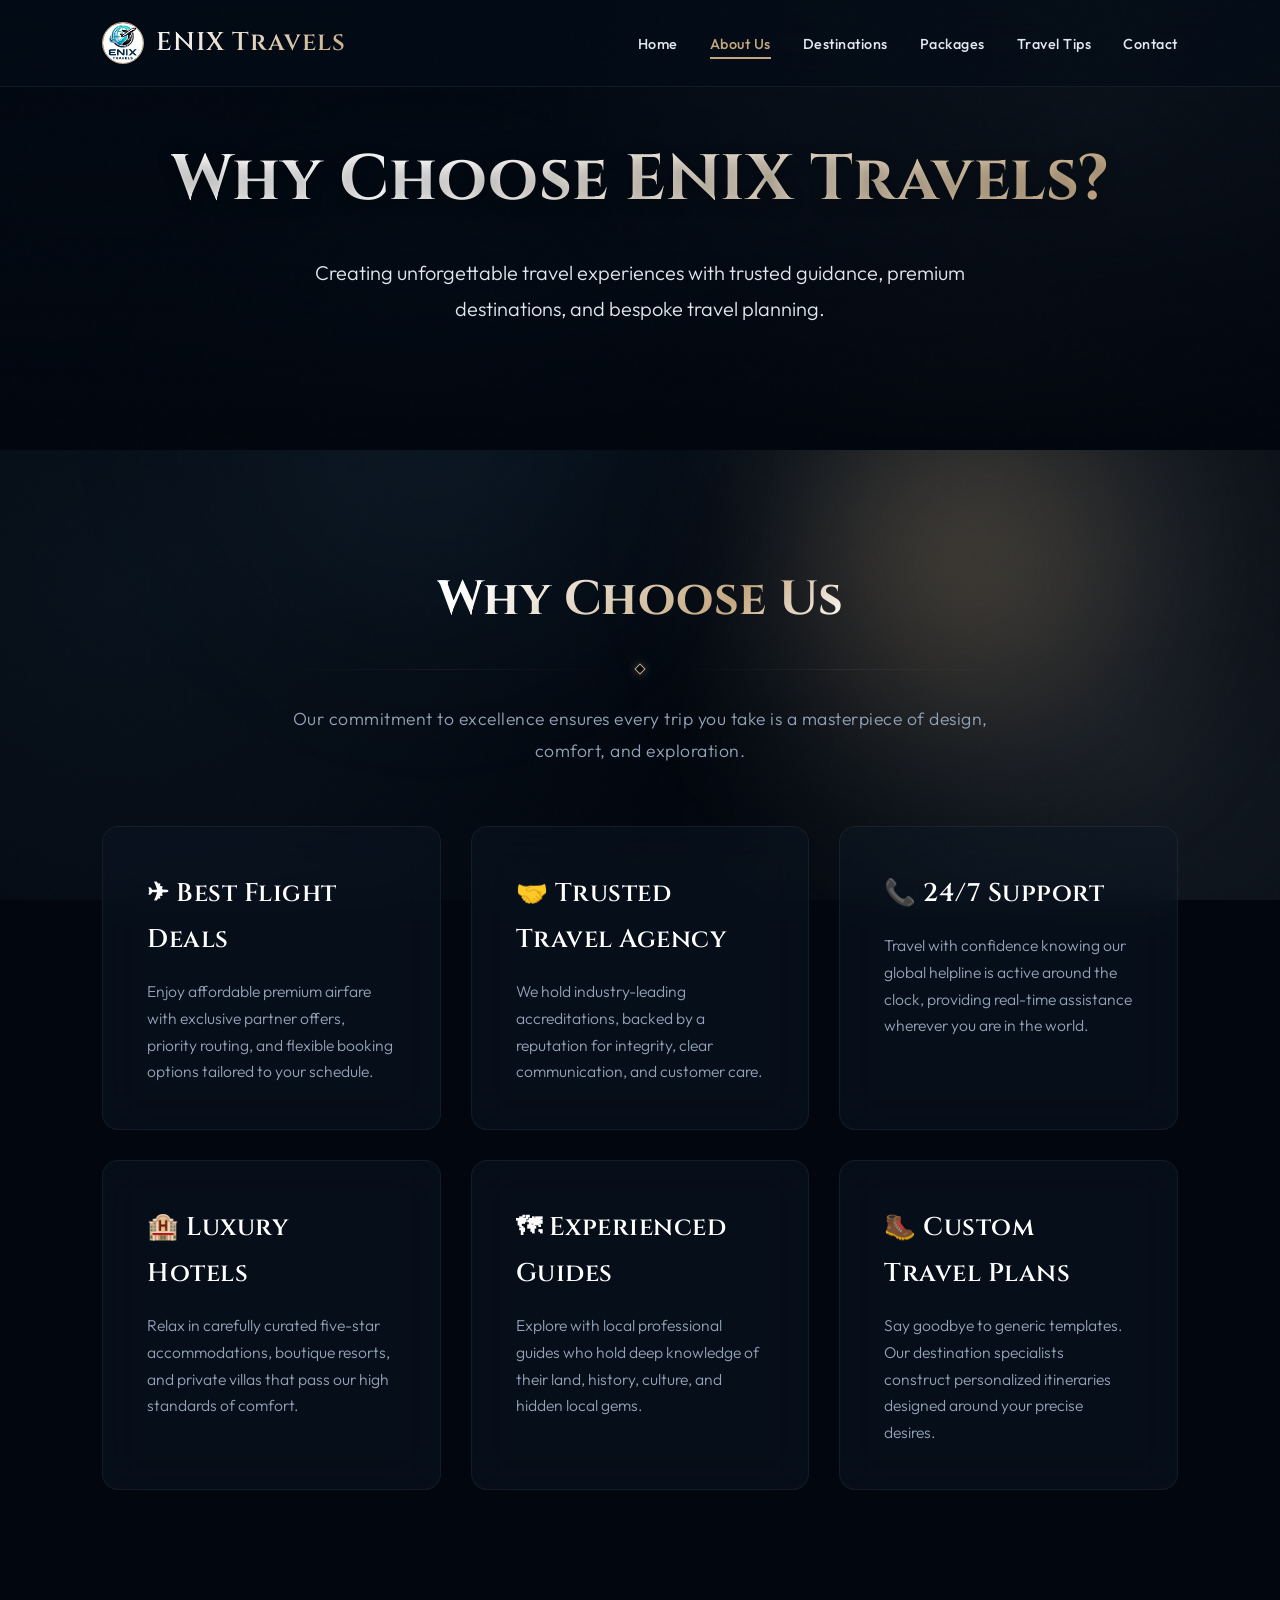
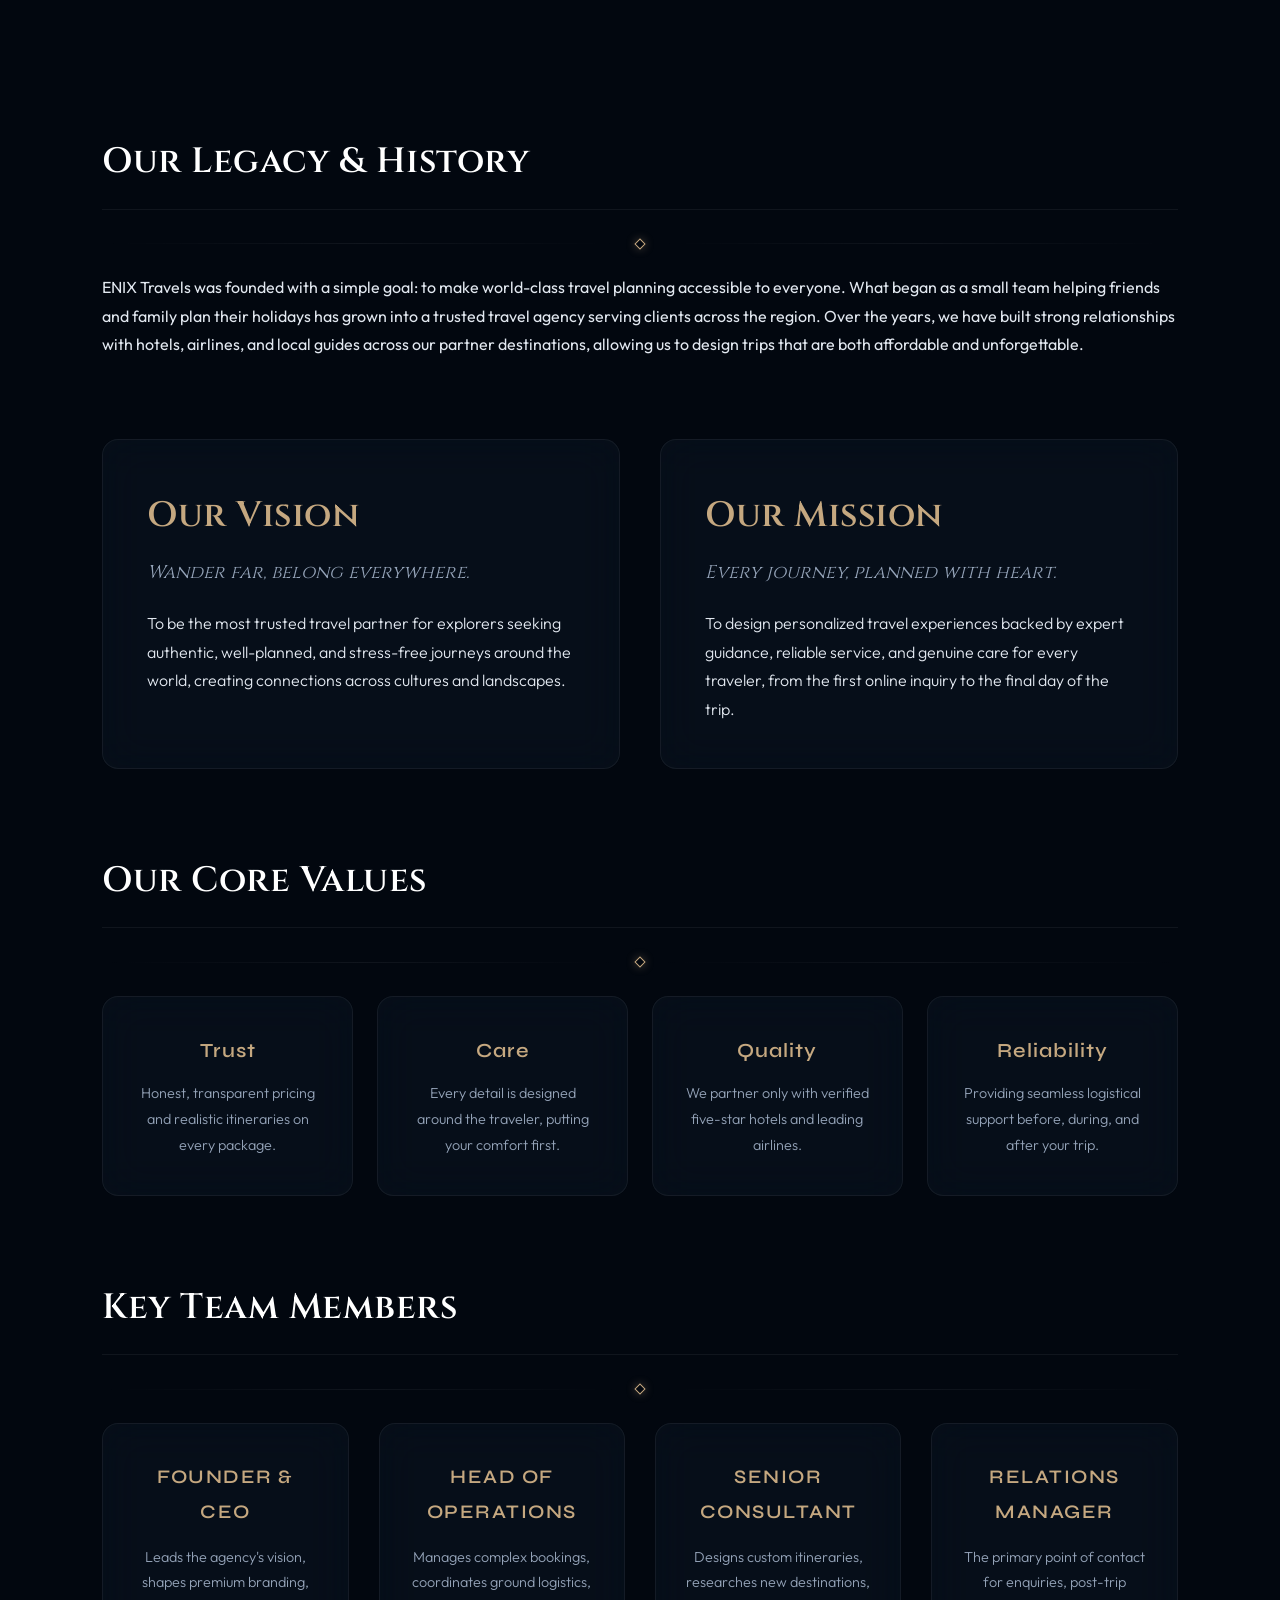
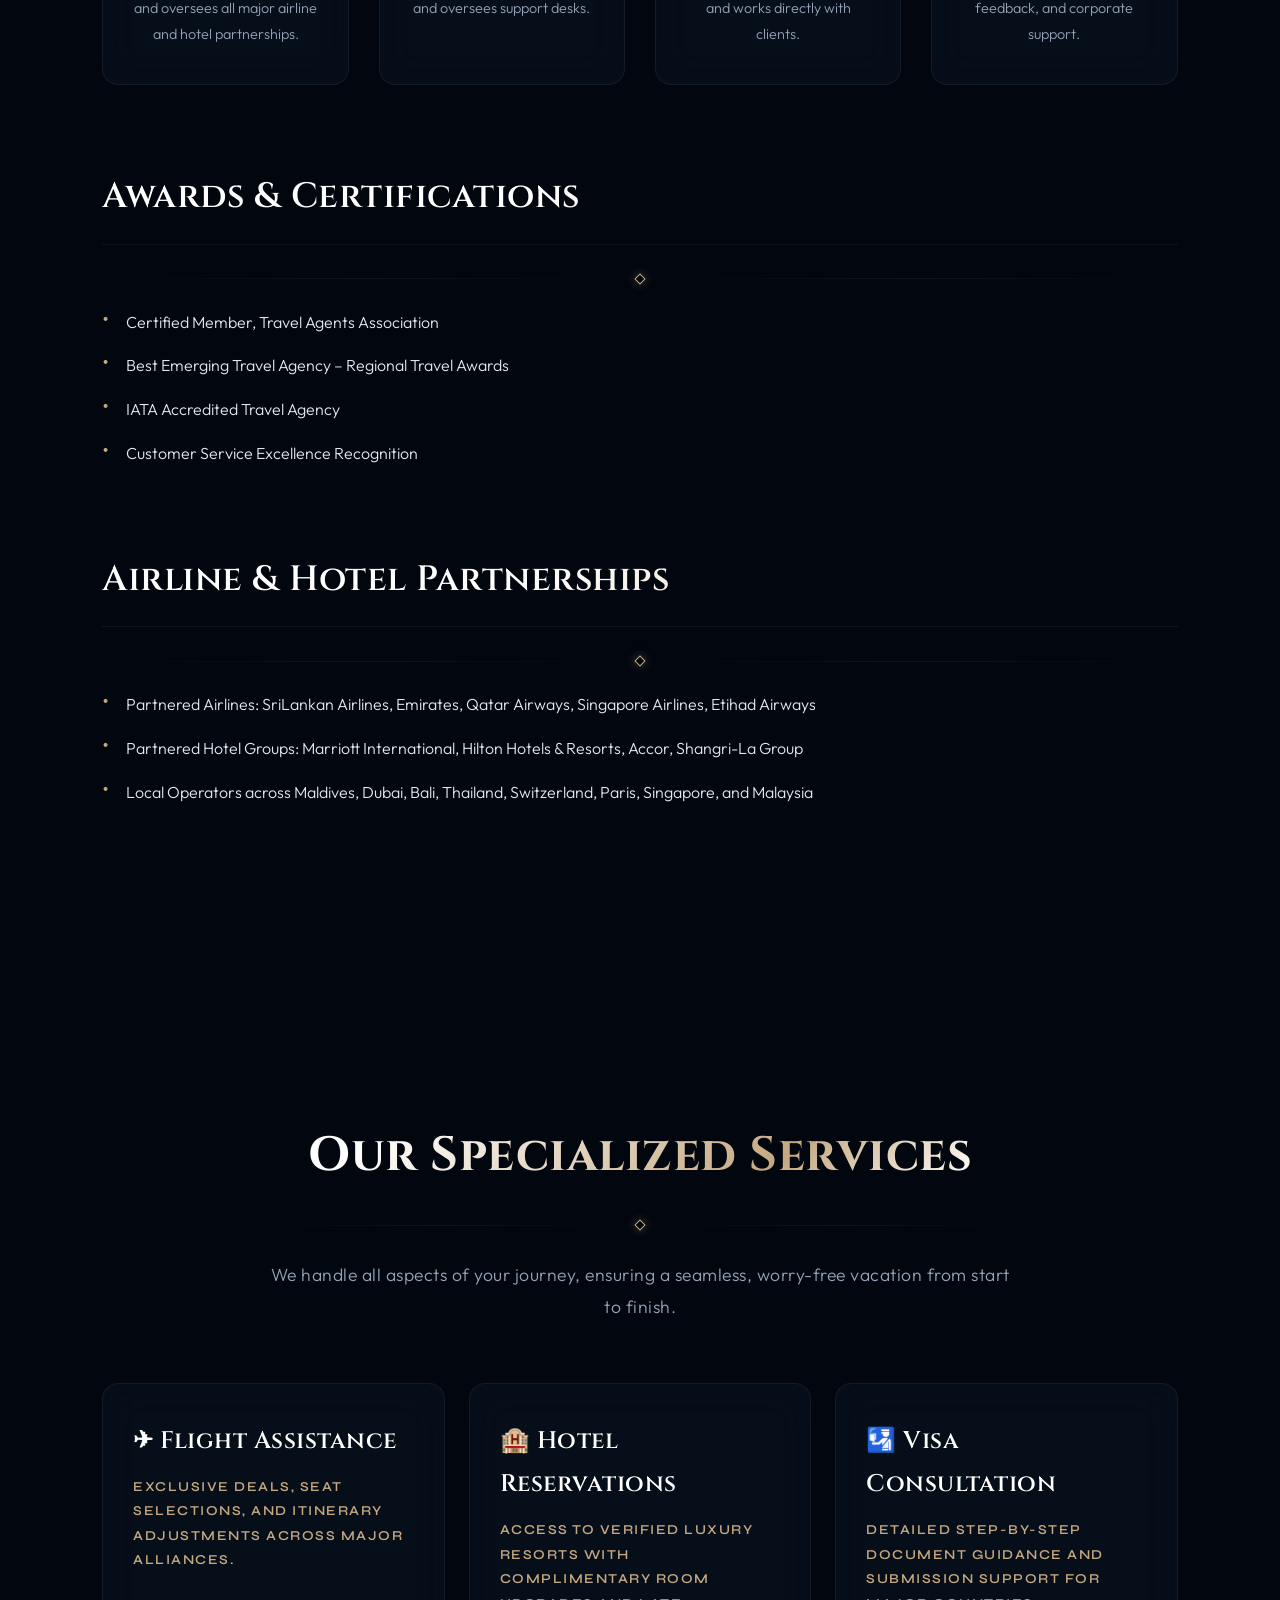
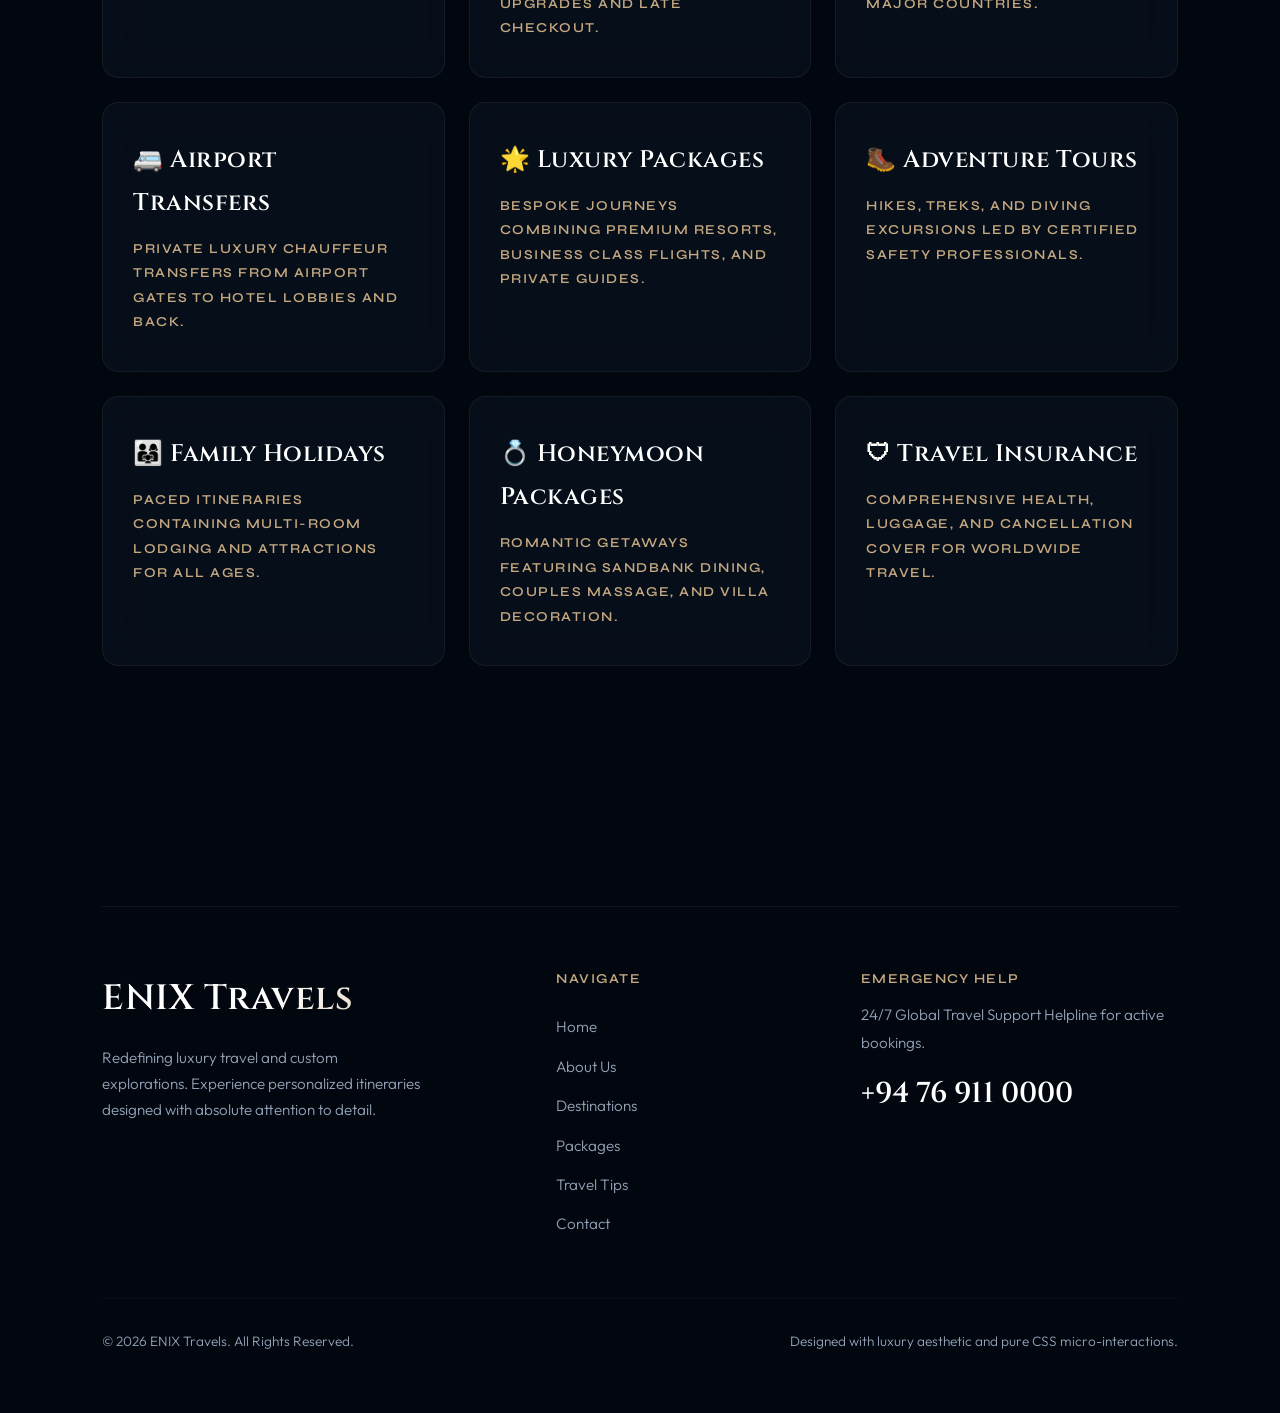
<file: about.html>
<!DOCTYPE html>
<html lang="en">
<head>
    <meta charset="UTF-8">
    <meta name="viewport" content="width=device-width, initial-scale=1.0">
    <meta name="description" content="Learn about the values, history, team, and bespoke travel services of ENIX Travels, your trusted premium holiday architect.">
    <title>About Us | ENIX Travels</title>
    <!-- Link to premium redesign stylesheet -->
    <link rel="stylesheet" href="style.css">
</head>
<body>

    <!-- ==========================================
      1. GLASSMORPHISM STICKY NAVIGATION
    ========================================== -->
    <header class="navbar">
        <a href="index.html" class="logo-section">
            <img src="logo.jpeg" alt="ENIX Travels Logo">
            <h2>ENIX Travels</h2>
        </a>

        <!-- CSS Checkbox Hack for Mobile Navigation -->
        <input type="checkbox" id="nav-checkbox" class="nav-checkbox">
        <label for="nav-checkbox" class="hamburger-label">
            <span></span>
            <span></span>
            <span></span>
        </label>

        <nav class="nav-menu">
            <ul>
                <li><a href="index.html" class="nav-link">Home</a></li>
                <li><a href="about.html" class="nav-link active">About Us</a></li>
                <li><a href="destinations.html" class="nav-link">Destinations</a></li>
                <li><a href="packages.html" class="nav-link">Packages</a></li>
                <li><a href="traveltips.html" class="nav-link">Travel Tips</a></li>
                <li><a href="contact.html" class="nav-link">Contact</a></li>
            </ul>
        </nav>
    </header>

    <!-- ==========================================
      2. SUB-HERO SECTION
    ========================================== -->
    <section class="sub-hero sub-hero-about">
        <div class="hero-content">
            <h1 class="animate-item hero-title">Why Choose ENIX Travels?</h1>
            <p class="animate-item hero-sub">
                Creating unforgettable travel experiences with trusted guidance, premium destinations, and bespoke travel planning.
            </p>
        </div>
    </section>

    <!-- ==========================================
      3. WHY CHOOSE US
    ========================================== -->
    <section class="why-choose">
        <div class="section-header">
            <h2>Why Choose Us</h2>
            <div class="divider-gold"><span></span></div>
            <p>Our commitment to excellence ensures every trip you take is a masterpiece of design, comfort, and exploration.</p>
        </div>

        <div class="why-grid">
            <div class="why-box">
                <h3>✈ Best Flight Deals</h3>
                <p>Enjoy affordable premium airfare with exclusive partner offers, priority routing, and flexible booking options tailored to your schedule.</p>
            </div>

            <div class="why-box">
                <h3>🤝 Trusted Travel Agency</h3>
                <p>We hold industry-leading accreditations, backed by a reputation for integrity, clear communication, and customer care.</p>
            </div>

            <div class="why-box">
                <h3>📞 24/7 Support</h3>
                <p>Travel with confidence knowing our global helpline is active around the clock, providing real-time assistance wherever you are in the world.</p>
            </div>

            <div class="why-box">
                <h3>🏨 Luxury Hotels</h3>
                <p>Relax in carefully curated five-star accommodations, boutique resorts, and private villas that pass our high standards of comfort.</p>
            </div>

            <div class="why-box">
                <h3>🗺 Experienced Guides</h3>
                <p>Explore with local professional guides who hold deep knowledge of their land, history, culture, and hidden local gems.</p>
            </div>

            <div class="why-box">
                <h3>🥾 Custom Travel Plans</h3>
                <p>Say goodbye to generic templates. Our destination specialists construct personalized itineraries designed around your precise desires.</p>
            </div>
        </div>
    </section>

    <!-- ==========================================
      4. AGENCY PROFILE & VALUES
    ========================================== -->
    <section class="agency-profile">
        <div class="profile-block">
            <h3>Our Legacy & History</h3>
            <div class="divider-gold" style="justify-content: flex-start; margin-top: 10px; margin-bottom: 25px;"><span></span></div>
            <p>
                ENIX Travels was founded with a simple goal: to make world-class travel planning accessible to everyone. What began as a small team helping friends and family plan their holidays has grown into a trusted travel agency serving clients across the region. Over the years, we have built strong relationships with hotels, airlines, and local guides across our partner destinations, allowing us to design trips that are both affordable and unforgettable.
            </p>
        </div>

        <div class="vision-mission-grid">
            <div class="vm-box">
                <h3>Our Vision</h3>
                <span class="vm-tagline">Wander far, belong everywhere.</span>
                <p>
                    To be the most trusted travel partner for explorers seeking authentic, well-planned, and stress-free journeys around the world, creating connections across cultures and landscapes.
                </p>
            </div>

            <div class="vm-box">
                <h3>Our Mission</h3>
                <span class="vm-tagline">Every journey, planned with heart.</span>
                <p>
                    To design personalized travel experiences backed by expert guidance, reliable service, and genuine care for every traveler, from the first online inquiry to the final day of the trip.
                </p>
            </div>
        </div>

        <div class="profile-block">
            <h3>Our Core Values</h3>
            <div class="divider-gold" style="justify-content: flex-start; margin-top: 10px; margin-bottom: 30px;"><span></span></div>
            <div class="values-grid">
                <div class="value-item">
                    <h4>Trust</h4>
                    <p>Honest, transparent pricing and realistic itineraries on every package.</p>
                </div>
                <div class="value-item">
                    <h4>Care</h4>
                    <p>Every detail is designed around the traveler, putting your comfort first.</p>
                </div>
                <div class="value-item">
                    <h4>Quality</h4>
                    <p>We partner only with verified five-star hotels and leading airlines.</p>
                </div>
                <div class="value-item">
                    <h4>Reliability</h4>
                    <p>Providing seamless logistical support before, during, and after your trip.</p>
                </div>
            </div>
        </div>

        <div class="profile-block">
            <h3>Key Team Members</h3>
            <div class="divider-gold" style="justify-content: flex-start; margin-top: 10px; margin-bottom: 30px;"><span></span></div>
            <div class="team-grid">
                <div class="team-card">
                    <h4>Founder & CEO</h4>
                    <p>Leads the agency's vision, shapes premium branding, and oversees all major airline and hotel partnerships.</p>
                </div>
                <div class="team-card">
                    <h4>Head of Operations</h4>
                    <p>Manages complex bookings, coordinates ground logistics, and oversees support desks.</p>
                </div>
                <div class="team-card">
                    <h4>Senior Consultant</h4>
                    <p>Designs custom itineraries, researches new destinations, and works directly with clients.</p>
                </div>
                <div class="team-card">
                    <h4>Relations Manager</h4>
                    <p>The primary point of contact for enquiries, post-trip feedback, and corporate support.</p>
                </div>
            </div>
        </div>

        <div class="profile-block">
            <h3>Awards & Certifications</h3>
            <div class="divider-gold" style="justify-content: flex-start; margin-top: 10px; margin-bottom: 25px;"><span></span></div>
            <ul class="simple-list">
                <li>Certified Member, Travel Agents Association</li>
                <li>Best Emerging Travel Agency – Regional Travel Awards</li>
                <li>IATA Accredited Travel Agency</li>
                <li>Customer Service Excellence Recognition</li>
            </ul>
        </div>

        <div class="profile-block">
            <h3>Airline & Hotel Partnerships</h3>
            <div class="divider-gold" style="justify-content: flex-start; margin-top: 10px; margin-bottom: 25px;"><span></span></div>
            <ul class="simple-list">
                <li>Partnered Airlines: SriLankan Airlines, Emirates, Qatar Airways, Singapore Airlines, Etihad Airways</li>
                <li>Partnered Hotel Groups: Marriott International, Hilton Hotels & Resorts, Accor, Shangri-La Group</li>
                <li>Local Operators across Maldives, Dubai, Bali, Thailand, Switzerland, Paris, Singapore, and Malaysia</li>
            </ul>
        </div>
    </section>

    <!-- ==========================================
      5. OUR DETAILED SERVICES
    ========================================== -->
    <section class="services">
        <div class="section-header">
            <h2>Our Specialized Services</h2>
            <div class="divider-gold"><span></span></div>
            <p>We handle all aspects of your journey, ensuring a seamless, worry-free vacation from start to finish.</p>
        </div>

        <div class="services-grid">
            <div class="service-card">
                <h3>✈ Flight Assistance</h3>
                <p>Exclusive deals, seat selections, and itinerary adjustments across major alliances.</p>
            </div>
            <div class="service-card">
                <h3>🏨 Hotel Reservations</h3>
                <p>Access to verified luxury resorts with complimentary room upgrades and late checkout.</p>
            </div>
            <div class="service-card">
                <h3>🛂 Visa Consultation</h3>
                <p>Detailed step-by-step document guidance and submission support for major countries.</p>
            </div>
            <div class="service-card">
                <h3>🚐 Airport Transfers</h3>
                <p>Private luxury chauffeur transfers from airport gates to hotel lobbies and back.</p>
            </div>
            <div class="service-card">
                <h3>🌟 Luxury Packages</h3>
                <p>Bespoke journeys combining premium resorts, business class flights, and private guides.</p>
            </div>
            <div class="service-card">
                <h3>🥾 Adventure Tours</h3>
                <p>Hikes, treks, and diving excursions led by certified safety professionals.</p>
            </div>
            <div class="service-card">
                <h3>👨‍👩‍👧 Family Holidays</h3>
                <p>Paced itineraries containing multi-room lodging and attractions for all ages.</p>
            </div>
            <div class="service-card">
                <h3>💍 Honeymoon Packages</h3>
                <p>Romantic getaways featuring sandbank dining, couples massage, and villa decoration.</p>
            </div>
            <div class="service-card">
                <h3>🛡 Travel Insurance</h3>
                <p>Comprehensive health, luggage, and cancellation cover for worldwide travel.</p>
            </div>
        </div>
    </section>

    <!-- ==========================================
      6. CONTACT & FOOTER SECTION
    ========================================== -->
    <section id="contact" class="contact-wrapper">
        <!-- Footer Column Areas -->
        <footer class="footer-bottom">
            <div class="footer-brand">
                <h3>ENIX Travels</h3>
                <p>Redefining luxury travel and custom explorations. Experience personalized itineraries designed with absolute attention to detail.</p>
            </div>
            <div class="footer-links-grid">
                <div class="footer-nav">
                    <h4>Navigate</h4>
                    <a href="index.html">Home</a>
                    <a href="about.html">About Us</a>
                    <a href="destinations.html">Destinations</a>
                    <a href="packages.html">Packages</a>
                    <a href="traveltips.html">Travel Tips</a>
                    <a href="contact.html">Contact</a>
                </div>
                <div class="footer-support">
                    <h4>Emergency Help</h4>
                    <p>24/7 Global Travel Support Helpline for active bookings.</p>
                    <span class="helpline">+94 76 911 0000</span>
                </div>
            </div>
        </footer>

        <div class="copyright">
            <p>© 2026 ENIX Travels. All Rights Reserved.</p>
            <p>Designed with luxury aesthetic and pure CSS micro-interactions.</p>
        </div>
    </section>

    <script src="app.js"></script>
</body>
</html>
</file>
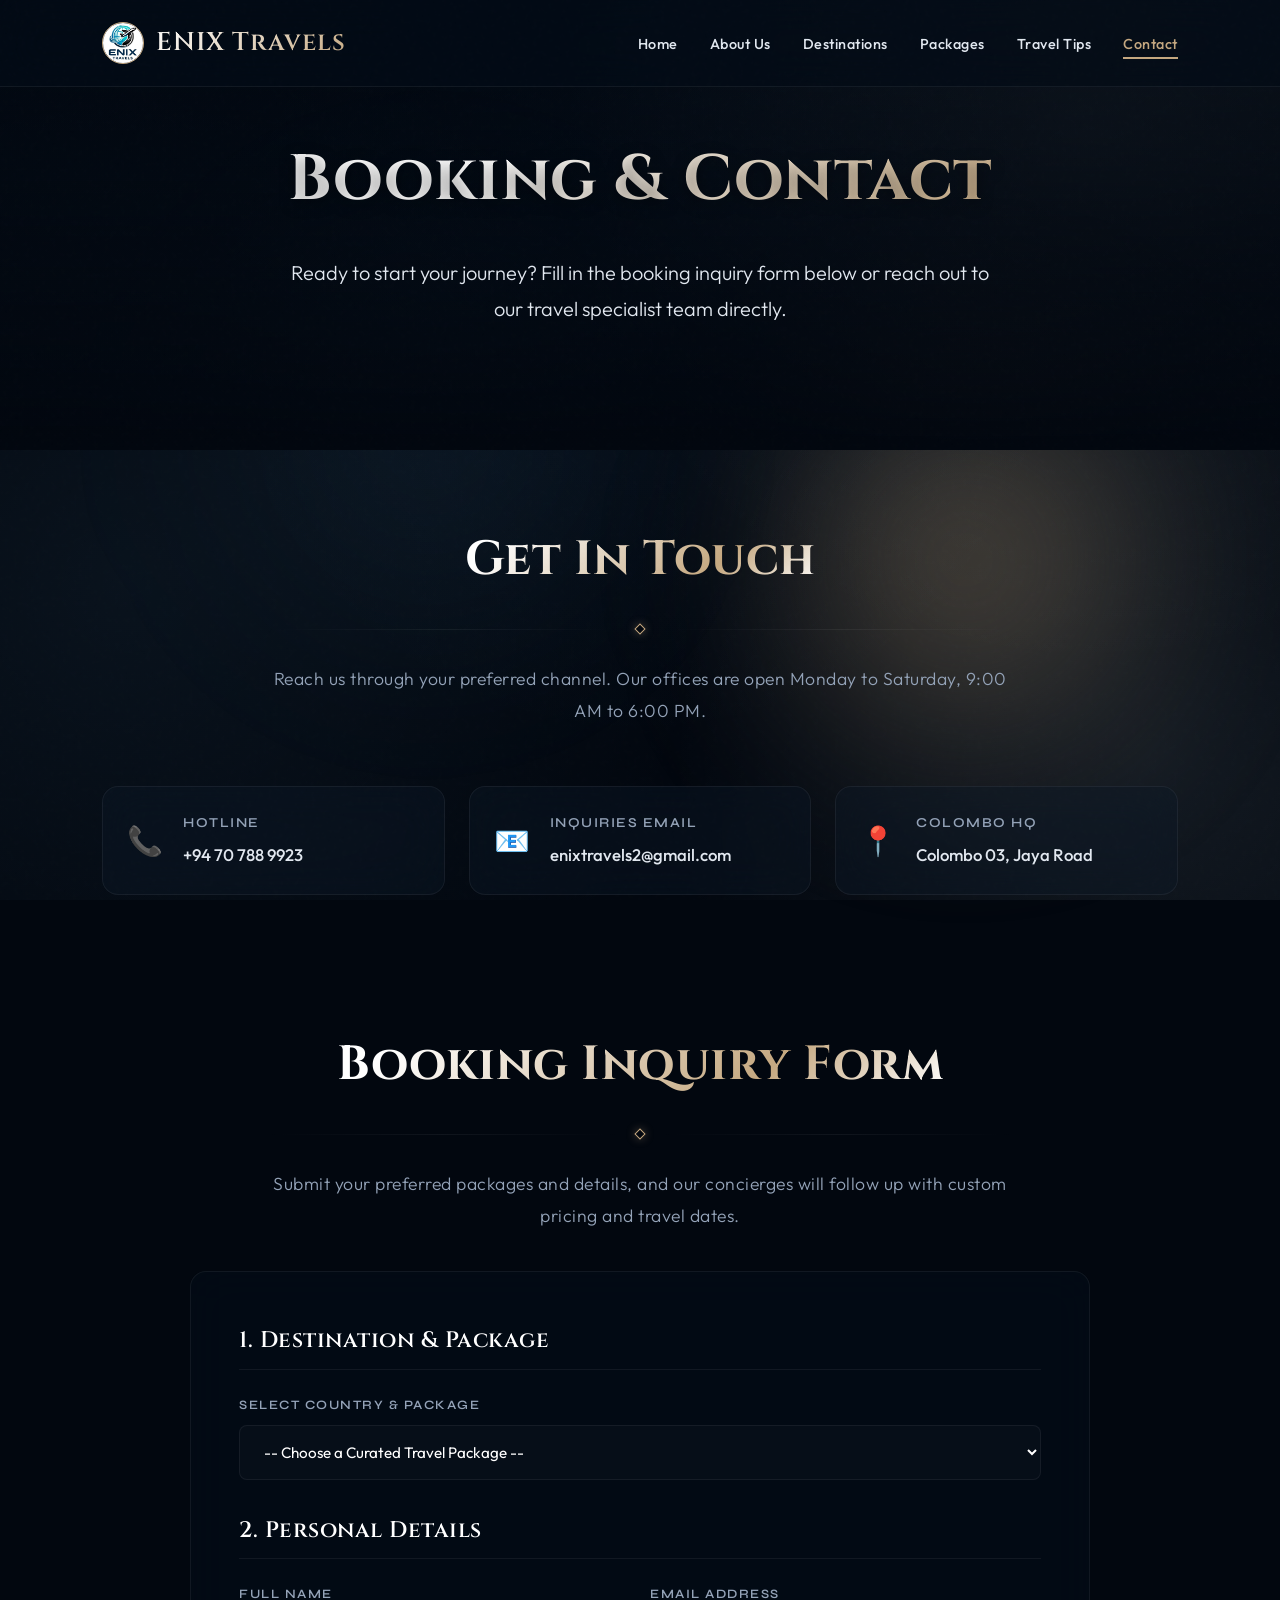
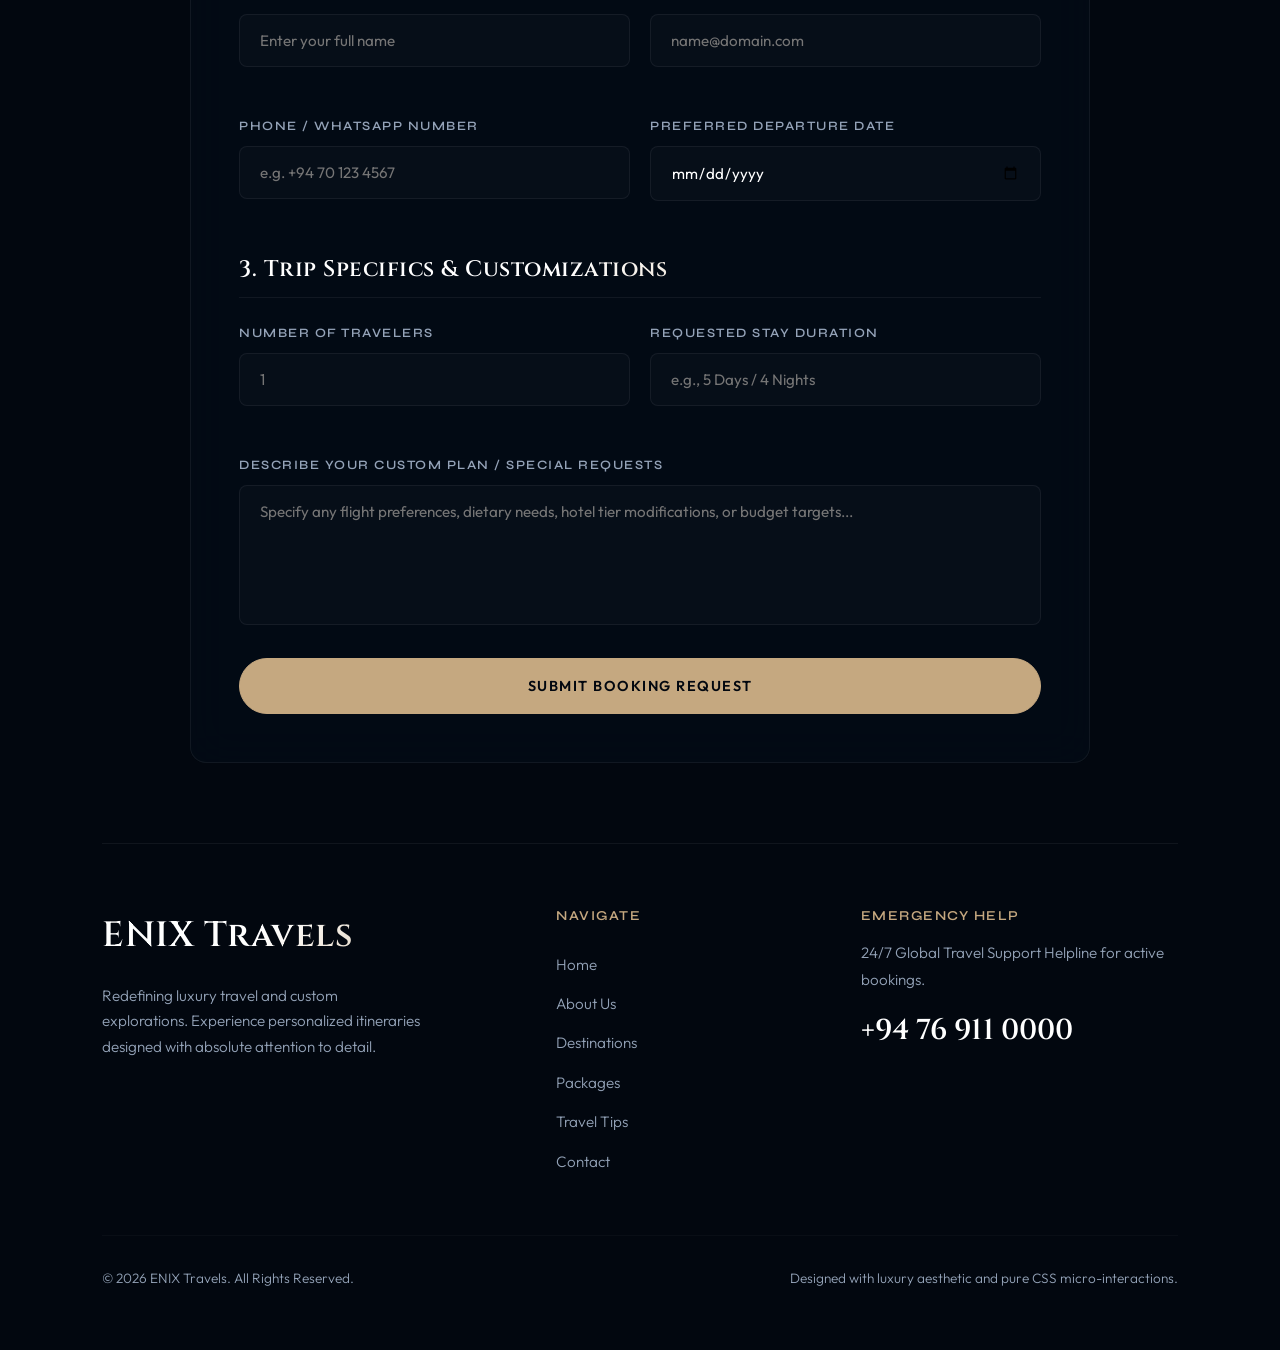
<file: contact.html>
<!DOCTYPE html>
<html lang="en">
<head>
    <meta charset="UTF-8">
    <meta name="viewport" content="width=device-width, initial-scale=1.0">
    <meta name="description" content="Contact ENIX Travels to book your luxury packages or consult on customized travel planning with our destination specialists.">
    <title>Booking & Contact | ENIX Travels</title>
    <!-- Link to premium redesign stylesheet -->
    <link rel="stylesheet" href="style.css">
</head>
<body>

    <!-- ==========================================
      1. GLASSMORPHISM STICKY NAVIGATION
    ========================================== -->
    <header class="navbar">
        <a href="index.html" class="logo-section">
            <img src="logo.jpeg" alt="ENIX Travels Logo">
            <h2>ENIX Travels</h2>
        </a>

        <!-- CSS Checkbox Hack for Mobile Navigation -->
        <input type="checkbox" id="nav-checkbox" class="nav-checkbox">
        <label for="nav-checkbox" class="hamburger-label">
            <span></span>
            <span></span>
            <span></span>
        </label>

        <nav class="nav-menu">
            <ul>
                <li><a href="index.html" class="nav-link">Home</a></li>
                <li><a href="about.html" class="nav-link">About Us</a></li>
                <li><a href="destinations.html" class="nav-link">Destinations</a></li>
                <li><a href="packages.html" class="nav-link">Packages</a></li>
                <li><a href="traveltips.html" class="nav-link">Travel Tips</a></li>
                <li><a href="contact.html" class="nav-link active">Contact</a></li>
            </ul>
        </nav>
    </header>

    <!-- ==========================================
      2. SUB-HERO SECTION
    ========================================== -->
    <section class="sub-hero sub-hero-contact">
        <div class="hero-content">
            <h1 class="animate-item hero-title">Booking & Contact</h1>
            <p class="animate-item hero-sub">
                Ready to start your journey? Fill in the booking inquiry form below or reach out to our travel specialist team directly.
            </p>
        </div>
    </section>

    <!-- ==========================================
      3. CONTACT DETAILS SECTION
    ========================================== -->
    <section class="contact-wrapper" style="padding-top: 80px; padding-bottom: 40px; background-color: transparent;">
        <div class="section-header">
            <h2>Get In Touch</h2>
            <div class="divider-gold"><span></span></div>
            <p>Reach us through your preferred channel. Our offices are open Monday to Saturday, 9:00 AM to 6:00 PM.</p>
        </div>

        <div class="info-cards" style="display: grid; grid-template-columns: repeat(auto-fit, minmax(280px, 1fr)); gap: 24px; flex-direction: row; margin-bottom: 60px;">
            <!-- Phone -->
            <div class="info-card">
                <div class="info-icon">📞</div>
                <div class="info-details">
                    <h4>Hotline</h4>
                    <p>+94 70 788 9923</p>
                </div>
            </div>
            <!-- Email -->
            <div class="info-card">
                <div class="info-icon">📧</div>
                <div class="info-details">
                    <h4>Inquiries Email</h4>
                    <p>enixtravels2@gmail.com</p>
                </div>
            </div>
            <!-- Address -->
            <div class="info-card">
                <div class="info-icon">📍</div>
                <div class="info-details">
                    <h4>Colombo HQ</h4>
                    <p>Colombo 03, Jaya Road</p>
                </div>
            </div>
        </div>
    </section>

    <!-- ==========================================
      4. BOOKING INQUIRY FORM SECTION
    ========================================== -->
    <section class="contact-wrapper" style="padding-top: 40px; background-color: transparent;">
        <div class="section-header" style="margin-bottom: 40px;">
            <h2>Booking Inquiry Form</h2>
            <div class="divider-gold"><span></span></div>
            <p>Submit your preferred packages and details, and our concierges will follow up with custom pricing and travel dates.</p>
        </div>

        <div style="max-width: 900px; margin: 0 auto;">
            <!-- CSS Target alerts indicating package selection from the Packages page -->
            <div class="selected-note" id="book-mld-01"><p>✓ You selected: <strong>Maldives Escape</strong> — please confirm your details in the form below.</p></div>
            <div class="selected-note" id="book-mld-02"><p>✓ You selected: <strong>Maldives Honeymoon Bliss</strong> — please confirm your details in the form below.</p></div>
            <div class="selected-note" id="book-dxb-01"><p>✓ You selected: <strong>Dubai Luxury Trip</strong> — please confirm your details in the form below.</p></div>
            <div class="selected-note" id="book-dxb-02"><p>✓ You selected: <strong>Dubai City Explorer</strong> — please confirm your details in the form below.</p></div>
            <div class="selected-note" id="book-bal-01"><p>✓ You selected: <strong>Bali Tropical Getaway</strong> — please confirm your details in the form below.</p></div>
            <div class="selected-note" id="book-bal-02"><p>✓ You selected: <strong>Bali Adventure</strong> — please confirm your details in the form below.</p></div>
            <div class="selected-note" id="book-tha-01"><p>✓ You selected: <strong>Bangkok & Pattaya Tour</strong> — please confirm your details in the form below.</p></div>
            <div class="selected-note" id="book-tha-02"><p>✓ You selected: <strong>Phuket Island Escape</strong> — please confirm your details in the form below.</p></div>
            <div class="selected-note" id="book-swz-01"><p>✓ You selected: <strong>Swiss Alps Adventure</strong> — please confirm your details in the form below.</p></div>
            <div class="selected-note" id="book-swz-02"><p>✓ You selected: <strong>Switzerland Scenic Escape</strong> — please confirm your details in the form below.</p></div>
            <div class="selected-note" id="book-par-01"><p>✓ You selected: <strong>Paris Romantic Getaway</strong> — please confirm your details in the form below.</p></div>
            <div class="selected-note" id="book-par-02"><p>✓ You selected: <strong>Paris City Highlights</strong> — please confirm your details in the form below.</p></div>
            <div class="selected-note" id="book-sin-01"><p>✓ You selected: <strong>Singapore City Wonders</strong> — please confirm your details in the form below.</p></div>
            <div class="selected-note" id="book-sin-02"><p>✓ You selected: <strong>Singapore Family Fun</strong> — please confirm your details in the form below.</p></div>
            <div class="selected-note" id="book-mys-01"><p>✓ You selected: <strong>Kuala Lumpur City Tour</strong> — please confirm your details in the form below.</p></div>
            <div class="selected-note" id="book-mys-02"><p>✓ You selected: <strong>Langkawi Island Retreat</strong> — please confirm your details in the form below.</p></div>

            <!-- Contact/Booking form -->
            <div class="contact-form-panel glass-panel" style="margin-bottom: 80px;">
                <form action="#" method="POST" onsubmit="return false;">
                    
                    <h3 class="form-section-heading" style="font-size: 1.4rem; color: var(--accent); margin-bottom: 24px; border-bottom: 1.5px solid var(--border-light); padding-bottom: 8px;">1. Destination & Package</h3>
                    <div class="form-group" style="margin-bottom: 30px;">
                        <label for="package">Select Country & Package</label>
                        <select id="package" name="package" class="form-input" required>
                            <option value="">-- Choose a Curated Travel Package --</option>
                            <optgroup label="Maldives">
                                <option value="maldives-escape">Maldives Escape</option>
                                <option value="maldives-honeymoon">Maldives Honeymoon Bliss</option>
                            </optgroup>
                            <optgroup label="Dubai">
                                <option value="dubai-luxury">Dubai Luxury Trip</option>
                                <option value="dubai-explorer">Dubai City Explorer</option>
                            </optgroup>
                            <optgroup label="Bali">
                                <option value="bali-tropical">Bali Tropical Getaway</option>
                                <option value="bali-adventure">Bali Adventure Package</option>
                            </optgroup>
                            <optgroup label="Thailand">
                                <option value="thailand-bangkok">Bangkok & Pattaya Tour</option>
                                <option value="thailand-phuket">Phuket Island Escape</option>
                            </optgroup>
                            <optgroup label="Switzerland">
                                <option value="switzerland-alps">Swiss Alps Adventure</option>
                                <option value="switzerland-scenic">Switzerland Scenic Escape</option>
                            </optgroup>
                            <optgroup label="Paris">
                                <option value="paris-romantic">Paris Romantic Getaway</option>
                                <option value="paris-highlights">Paris City Highlights</option>
                            </optgroup>
                            <optgroup label="Singapore">
                                <option value="singapore-wonders">Singapore City Wonders</option>
                                <option value="singapore-family">Singapore Family Fun</option>
                            </optgroup>
                            <optgroup label="Malaysia">
                                <option value="malaysia-kl">Kuala Lumpur City Tour</option>
                                <option value="malaysia-langkawi">Langkawi Island Retreat</option>
                            </optgroup>
                            <optgroup label="Custom Plan">
                                <option value="custom">I want to customize my own package</option>
                            </optgroup>
                        </select>
                    </div>

                    <h3 class="form-section-heading" style="font-size: 1.4rem; color: var(--accent); margin-bottom: 24px; border-bottom: 1.5px solid var(--border-light); padding-bottom: 8px;">2. Personal Details</h3>
                    <div class="form-group-row">
                        <div class="form-group">
                            <label for="fullname">Full Name</label>
                            <input type="text" id="fullname" name="fullname" class="form-input" placeholder="Enter your full name" required>
                        </div>
                        <div class="form-group">
                            <label for="email">Email Address</label>
                            <input type="email" id="email" name="email" class="form-input" placeholder="name@domain.com" required>
                        </div>
                    </div>
                    
                    <div class="form-group-row">
                        <div class="form-group">
                            <label for="contact-phone">Phone / WhatsApp Number</label>
                            <input type="tel" id="contact-phone" name="contact" class="form-input" placeholder="e.g. +94 70 123 4567" required>
                        </div>
                        <div class="form-group">
                            <label for="travel-date">Preferred Departure Date</label>
                            <input type="date" id="travel-date" name="date" class="form-input" required>
                        </div>
                    </div>

                    <h3 class="form-section-heading" style="font-size: 1.4rem; color: var(--accent); margin-bottom: 24px; border-bottom: 1.5px solid var(--border-light); padding-bottom: 8px;">3. Trip Specifics & Customizations</h3>
                    <div class="form-group-row">
                        <div class="form-group">
                            <label for="guests">Number of Travelers</label>
                            <input type="number" id="guests" name="guests" class="form-input" min="1" max="100" placeholder="1" required>
                        </div>
                        <div class="form-group">
                            <label for="duration">Requested Stay Duration</label>
                            <input type="text" id="duration" name="duration" class="form-input" placeholder="e.g., 5 Days / 4 Nights">
                        </div>
                    </div>

                    <div class="form-group">
                        <label for="special-requests">Describe Your Custom Plan / Special Requests</label>
                        <textarea id="special-requests" name="activities" class="form-input" placeholder="Specify any flight preferences, dietary needs, hotel tier modifications, or budget targets..."></textarea>
                    </div>

                    <button type="submit" class="glow-btn shimmer-btn form-submit-btn">Submit Booking Request</button>
                </form>
            </div>
        </div>

        <!-- Footer Column Areas -->
        <footer class="footer-bottom">
            <div class="footer-brand">
                <h3>ENIX Travels</h3>
                <p>Redefining luxury travel and custom explorations. Experience personalized itineraries designed with absolute attention to detail.</p>
            </div>
            <div class="footer-links-grid">
                <div class="footer-nav">
                    <h4>Navigate</h4>
                    <a href="index.html">Home</a>
                    <a href="about.html">About Us</a>
                    <a href="destinations.html">Destinations</a>
                    <a href="packages.html">Packages</a>
                    <a href="traveltips.html">Travel Tips</a>
                    <a href="contact.html">Contact</a>
                </div>
                <div class="footer-support">
                    <h4>Emergency Help</h4>
                    <p>24/7 Global Travel Support Helpline for active bookings.</p>
                    <span class="helpline">+94 76 911 0000</span>
                </div>
            </div>
        </footer>

        <div class="copyright">
            <p>© 2026 ENIX Travels. All Rights Reserved.</p>
            <p>Designed with luxury aesthetic and pure CSS micro-interactions.</p>
        </div>
    </section>

    <script src="app.js"></script>
</body>
</html>
</file>
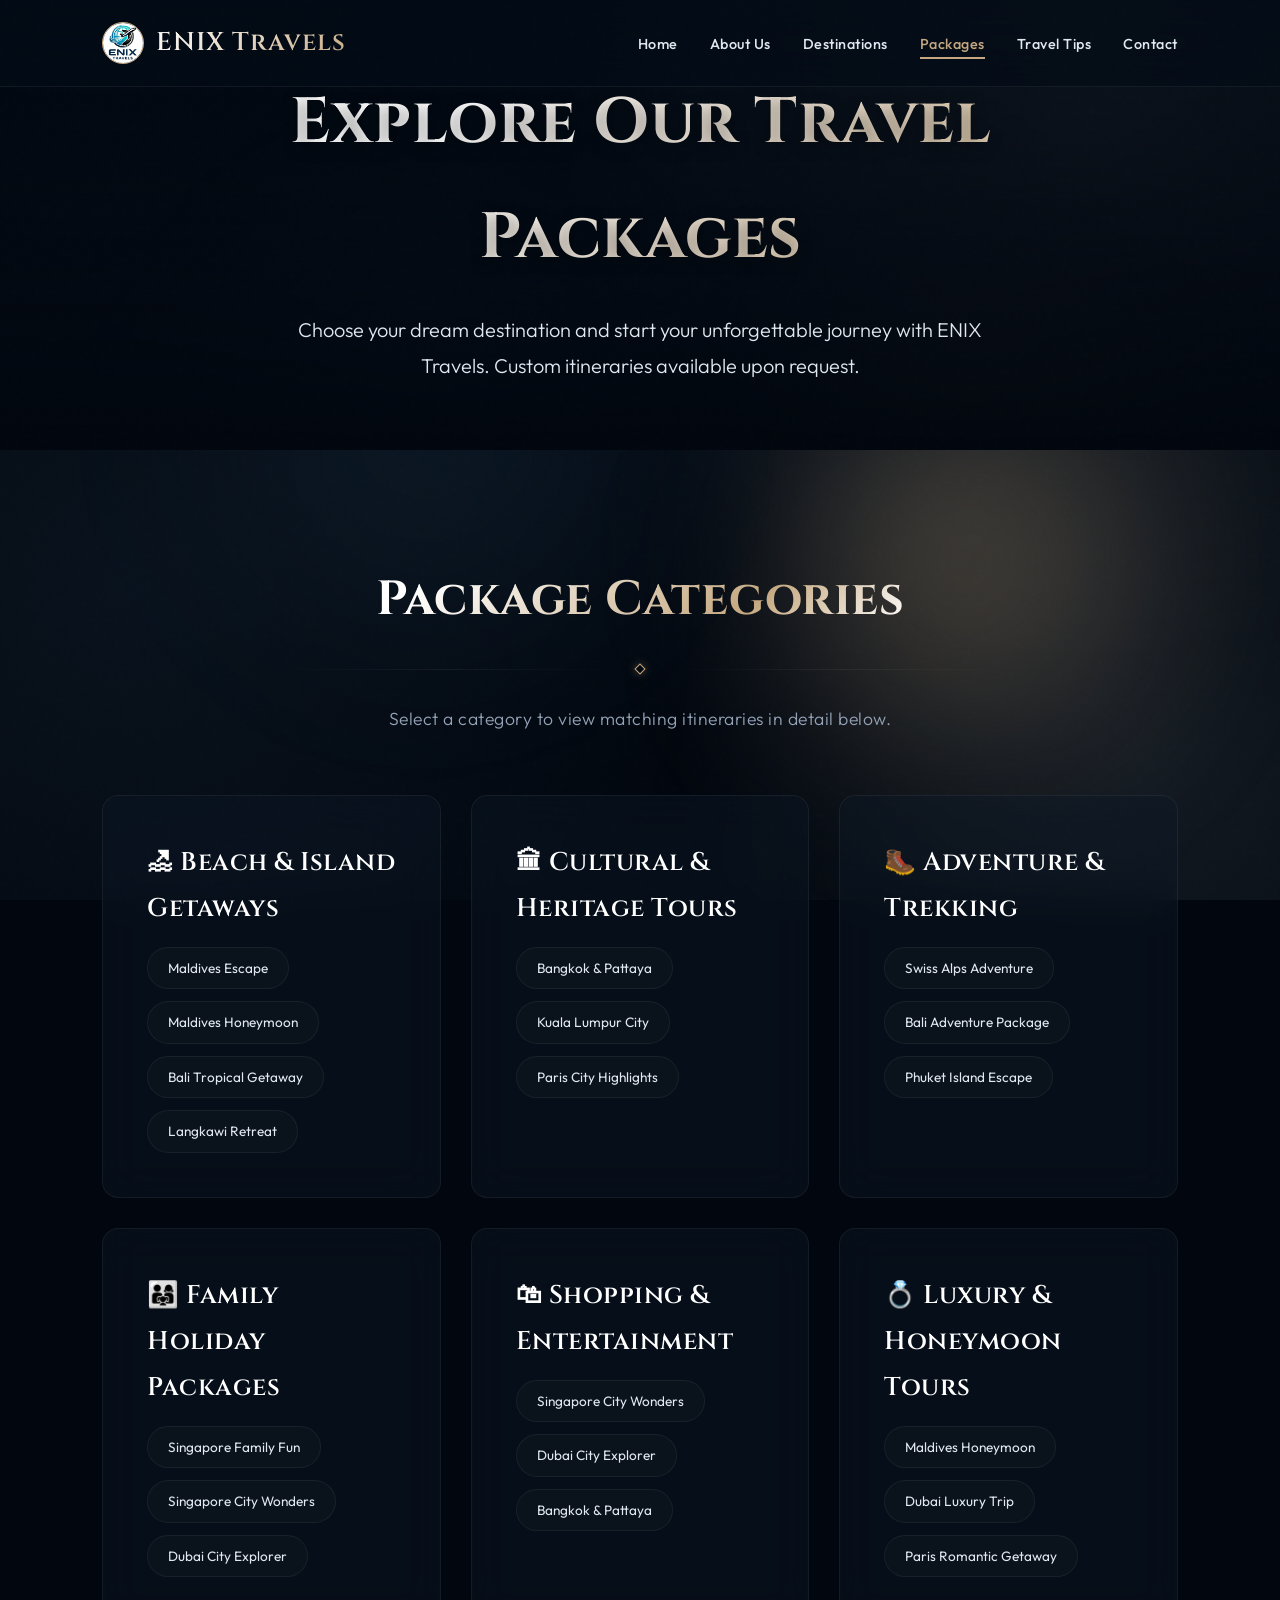
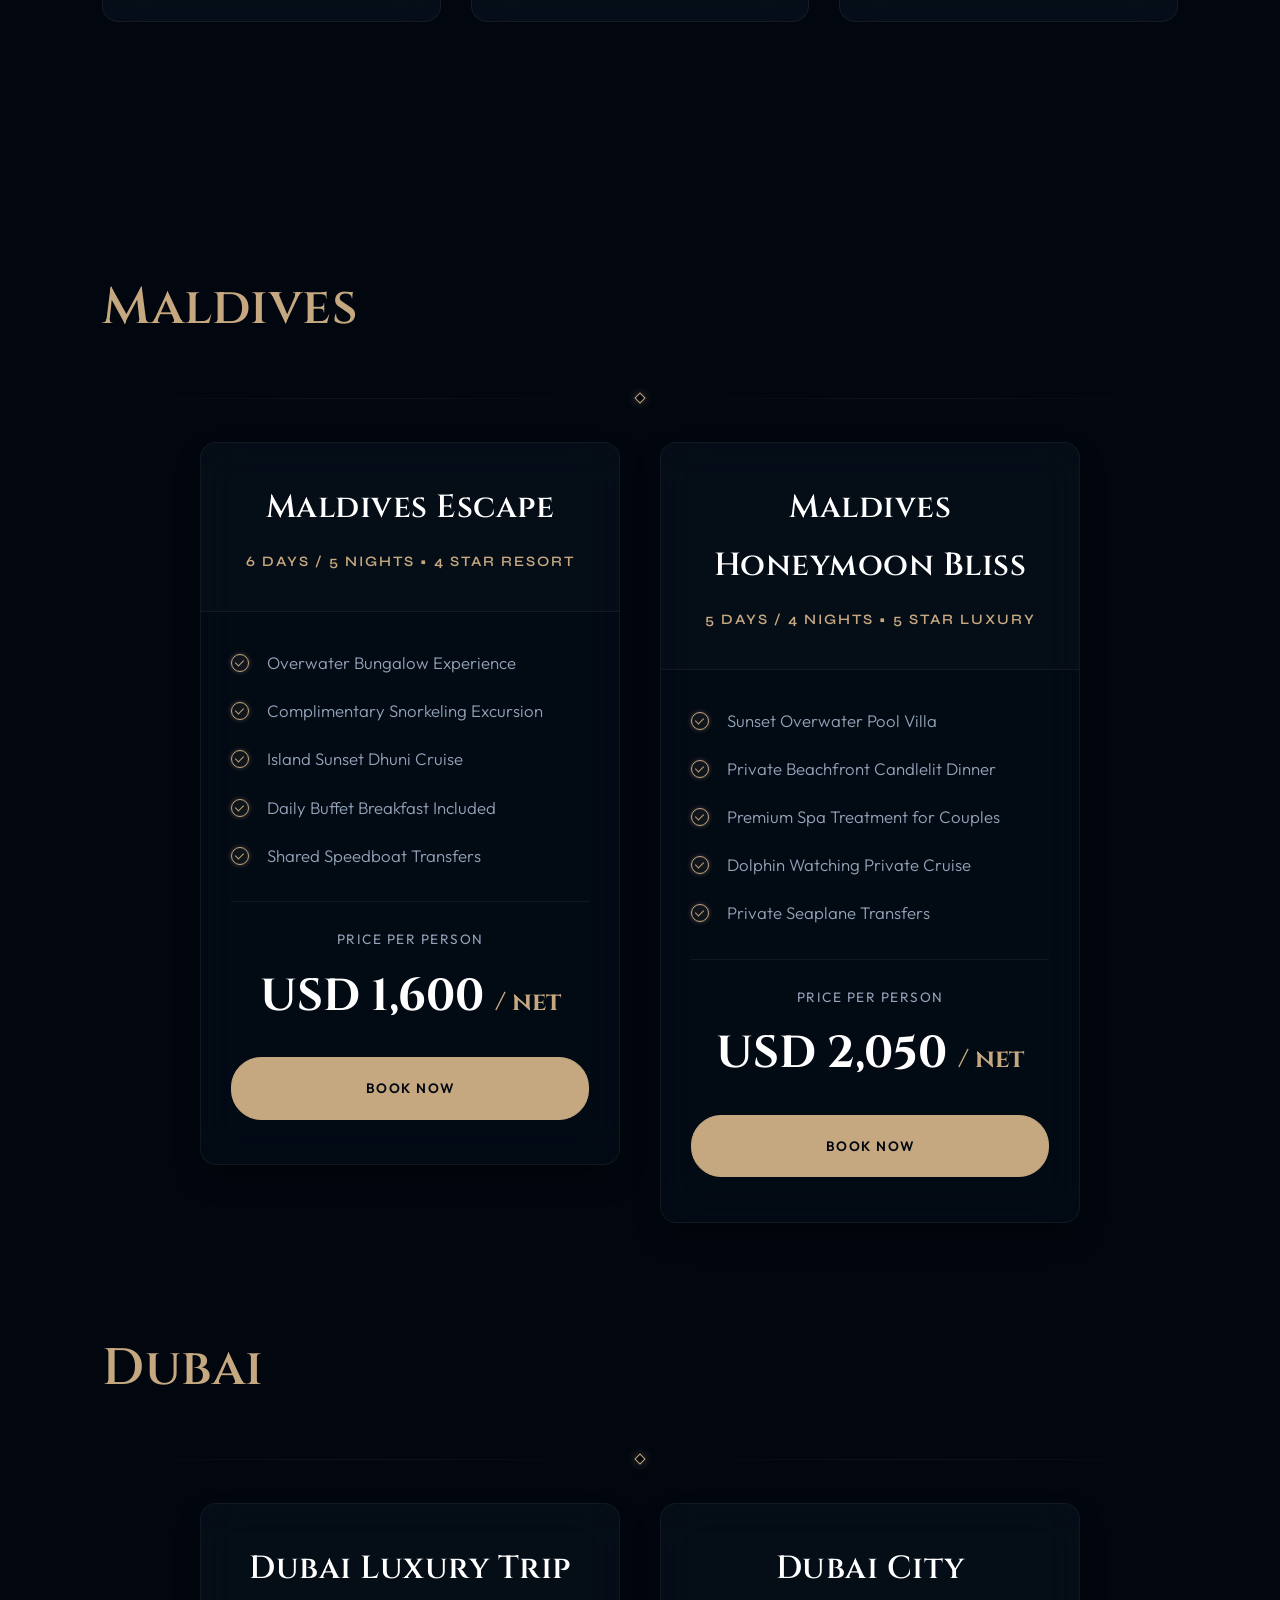
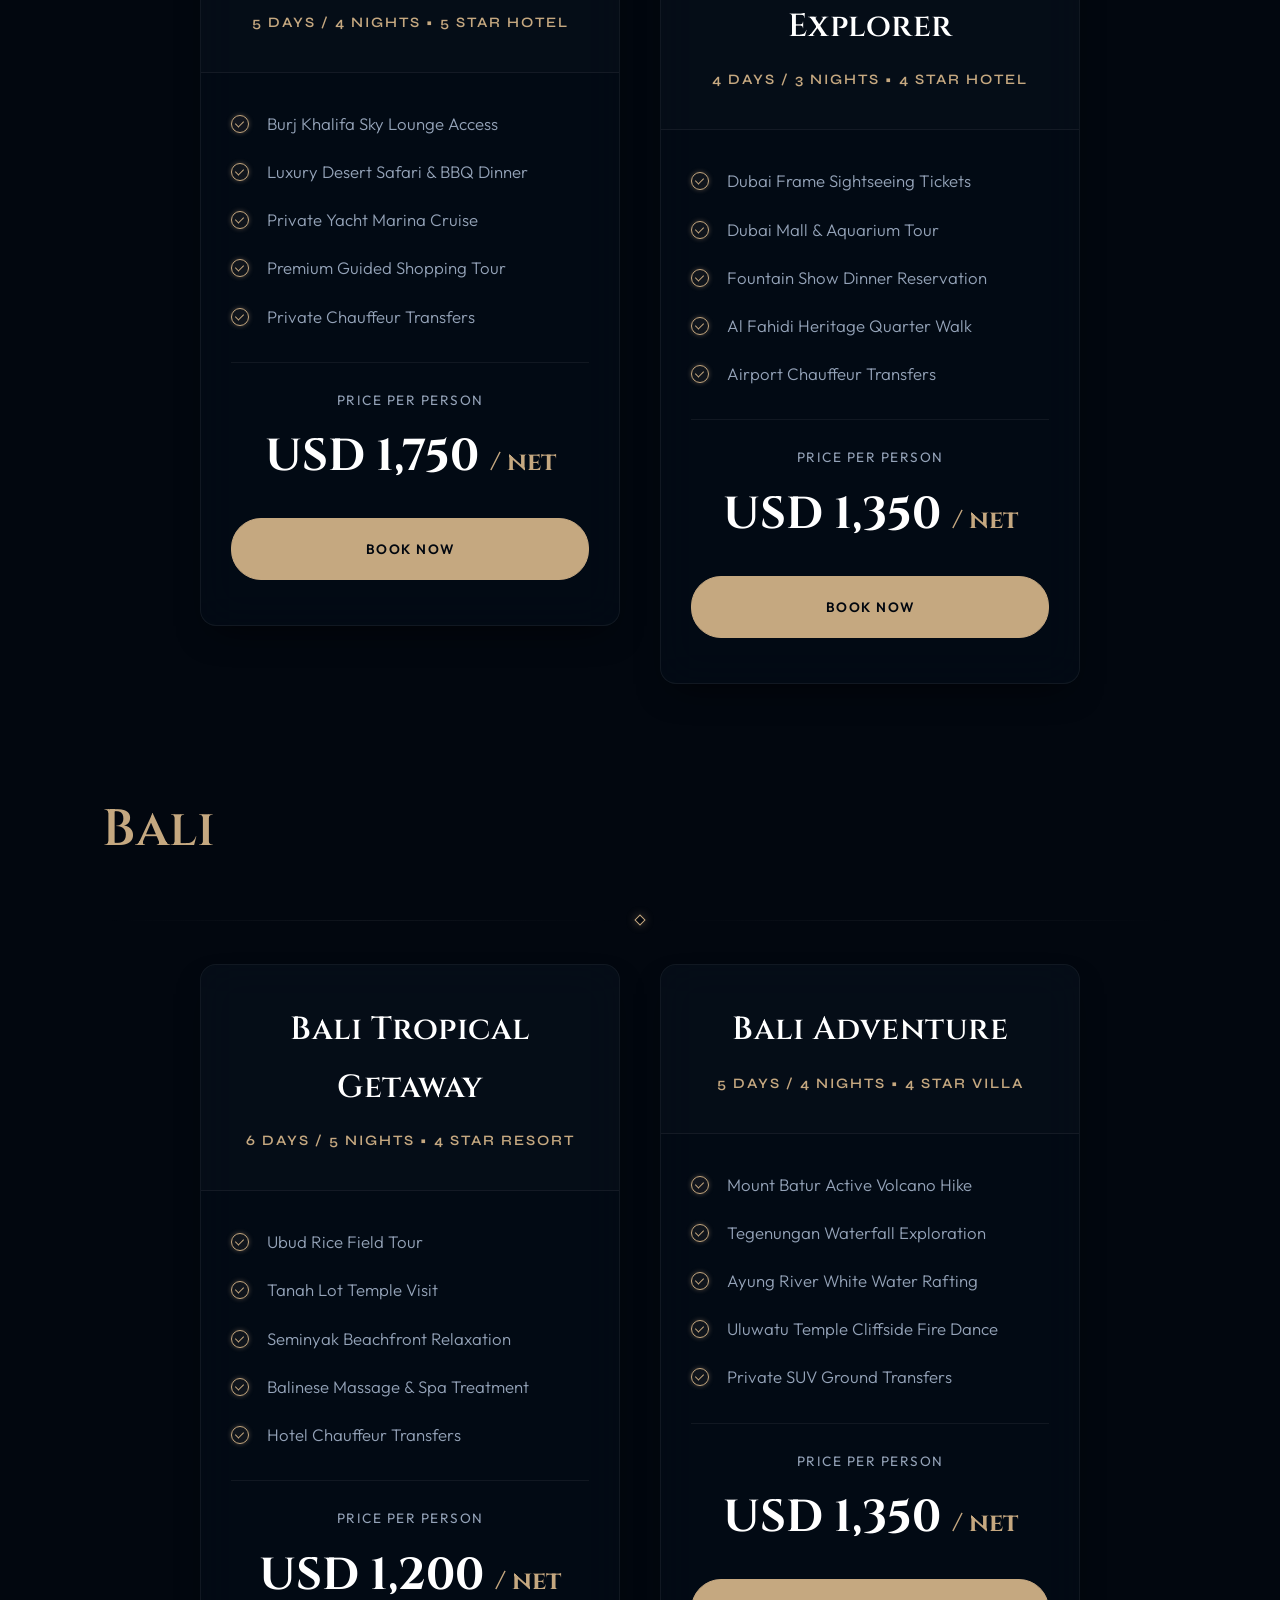
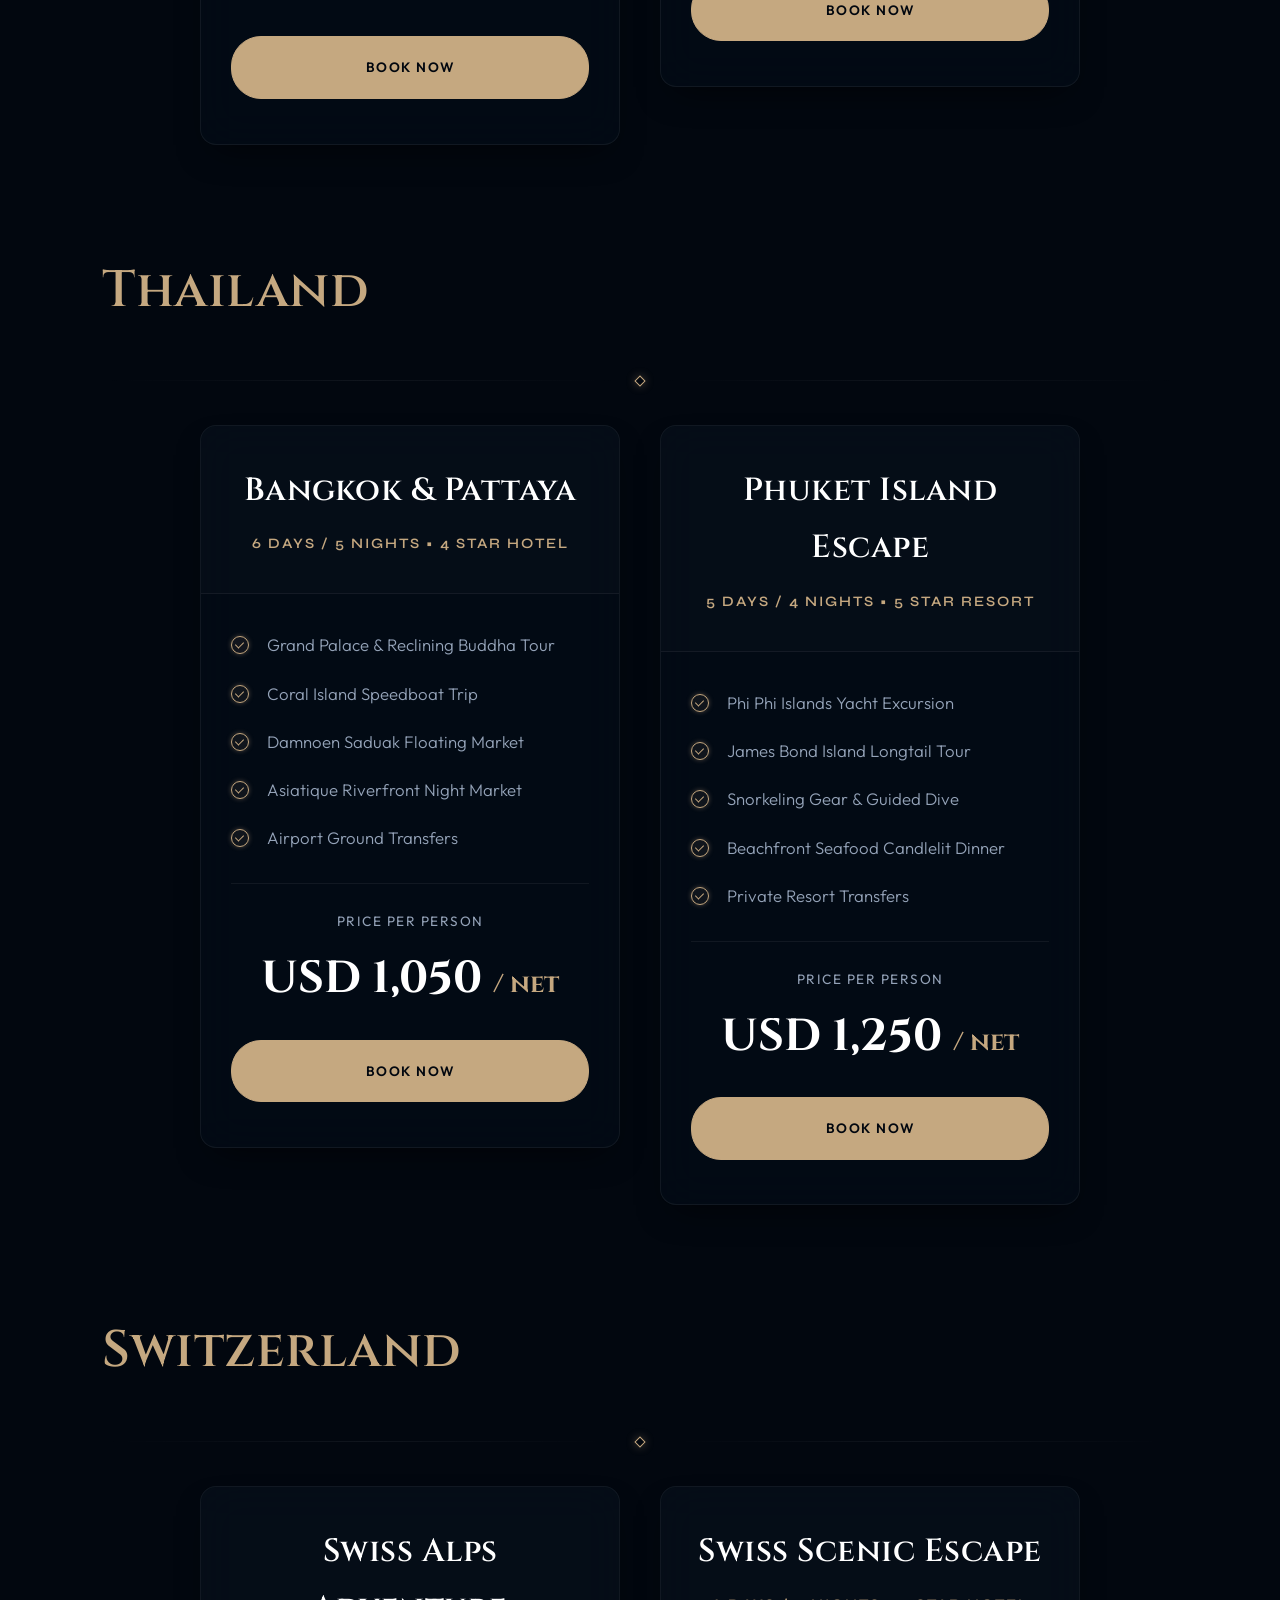
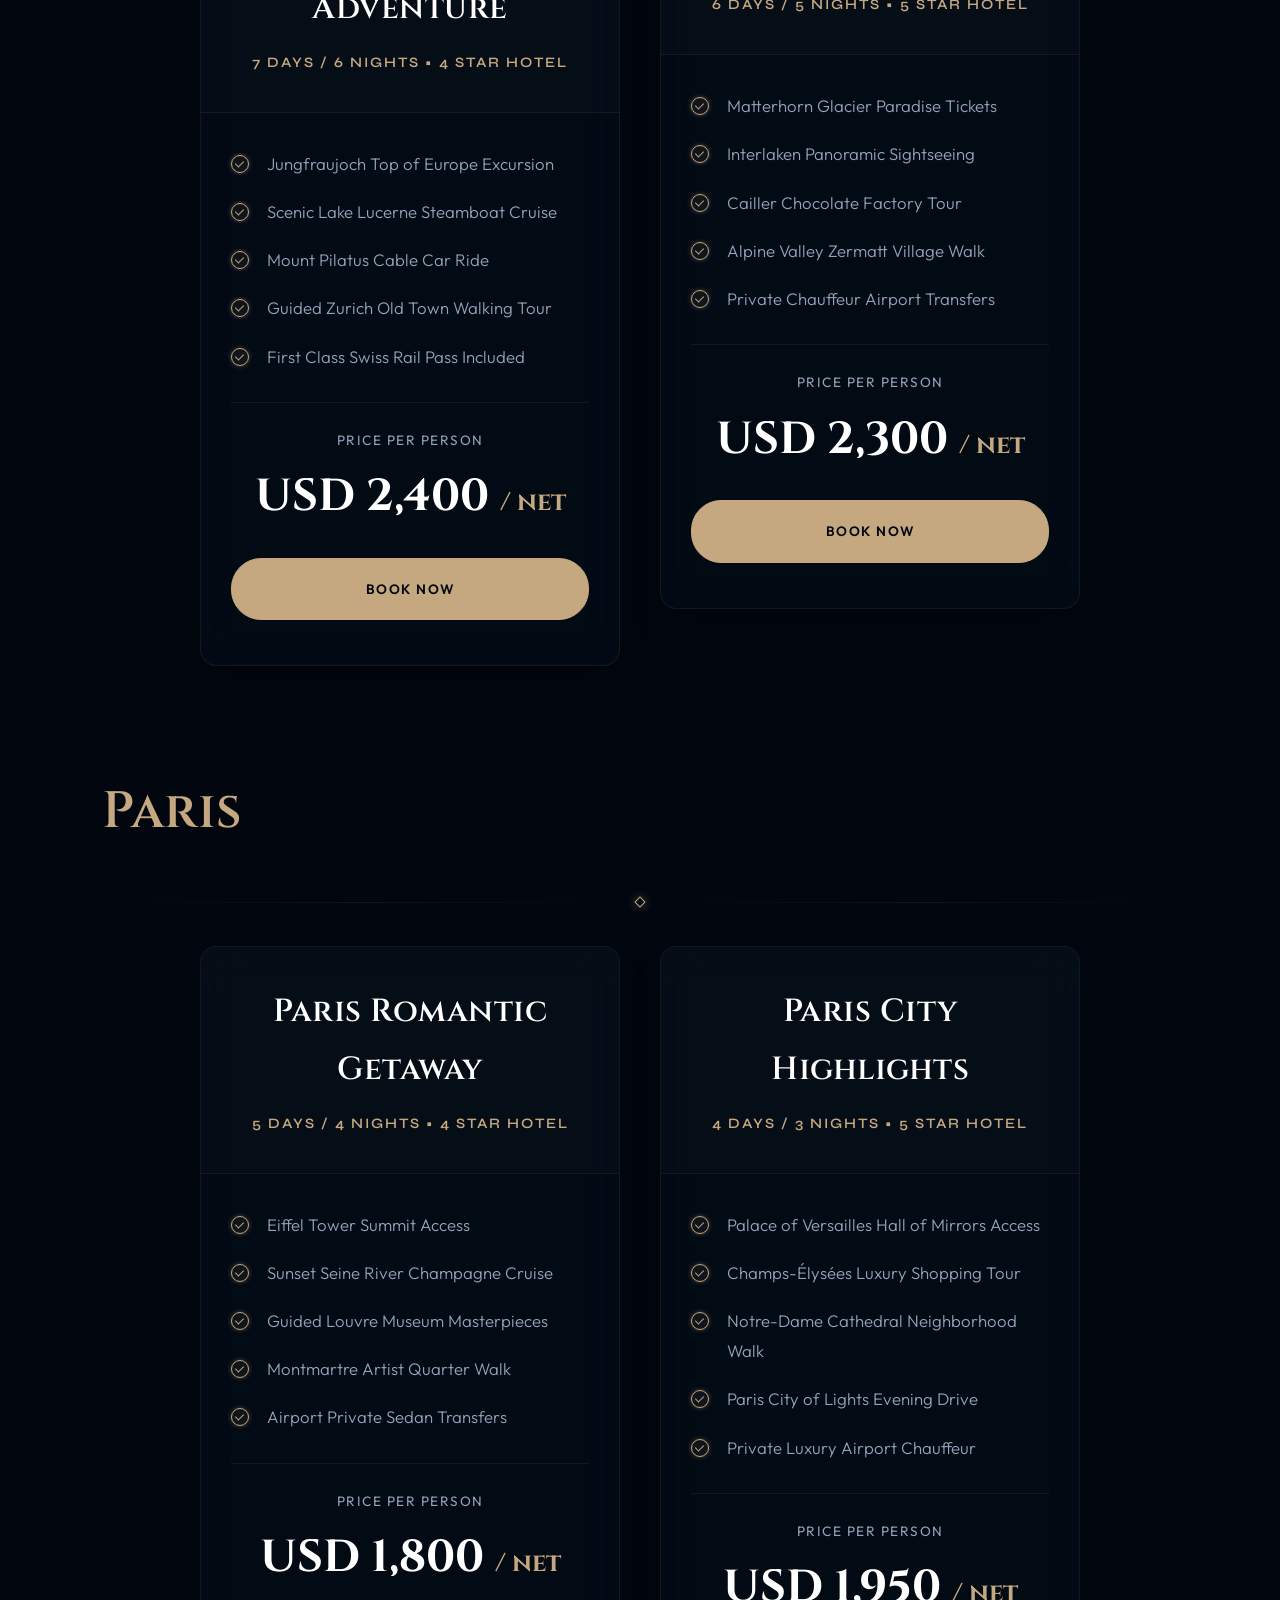
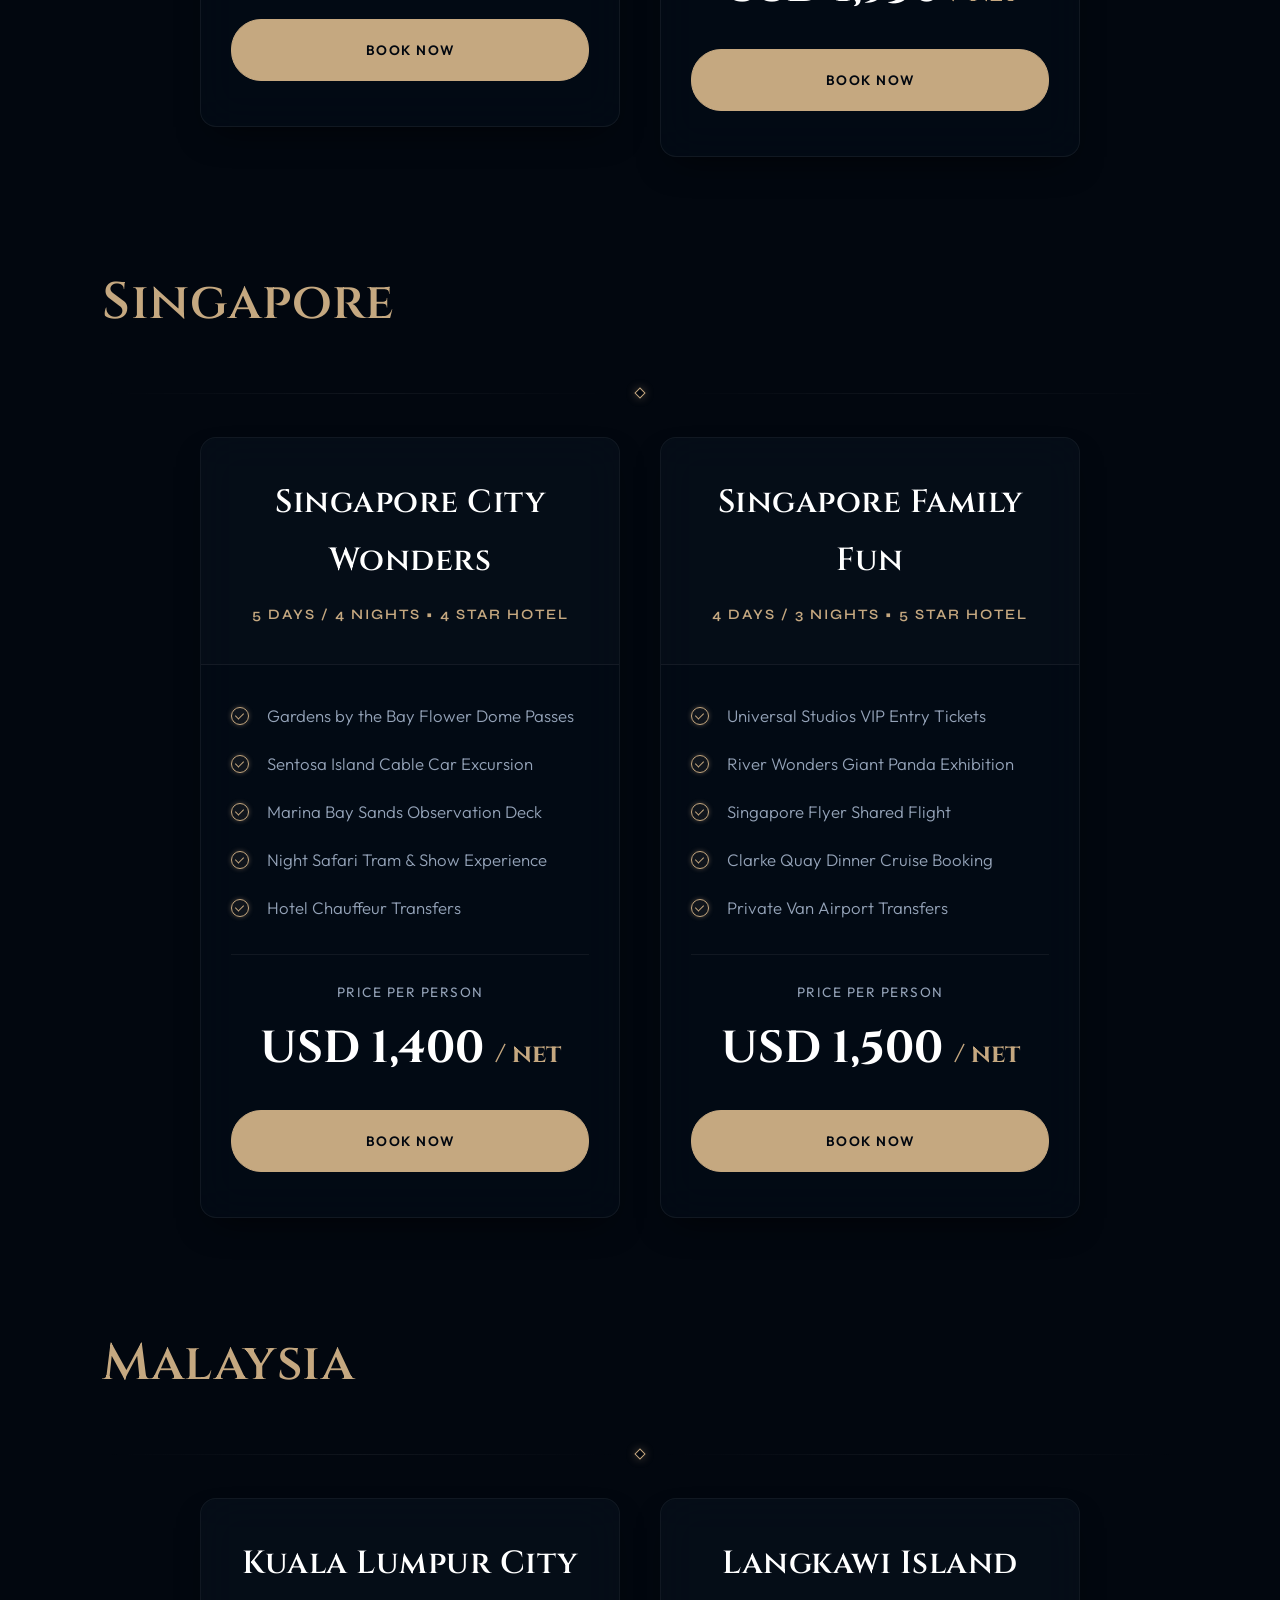
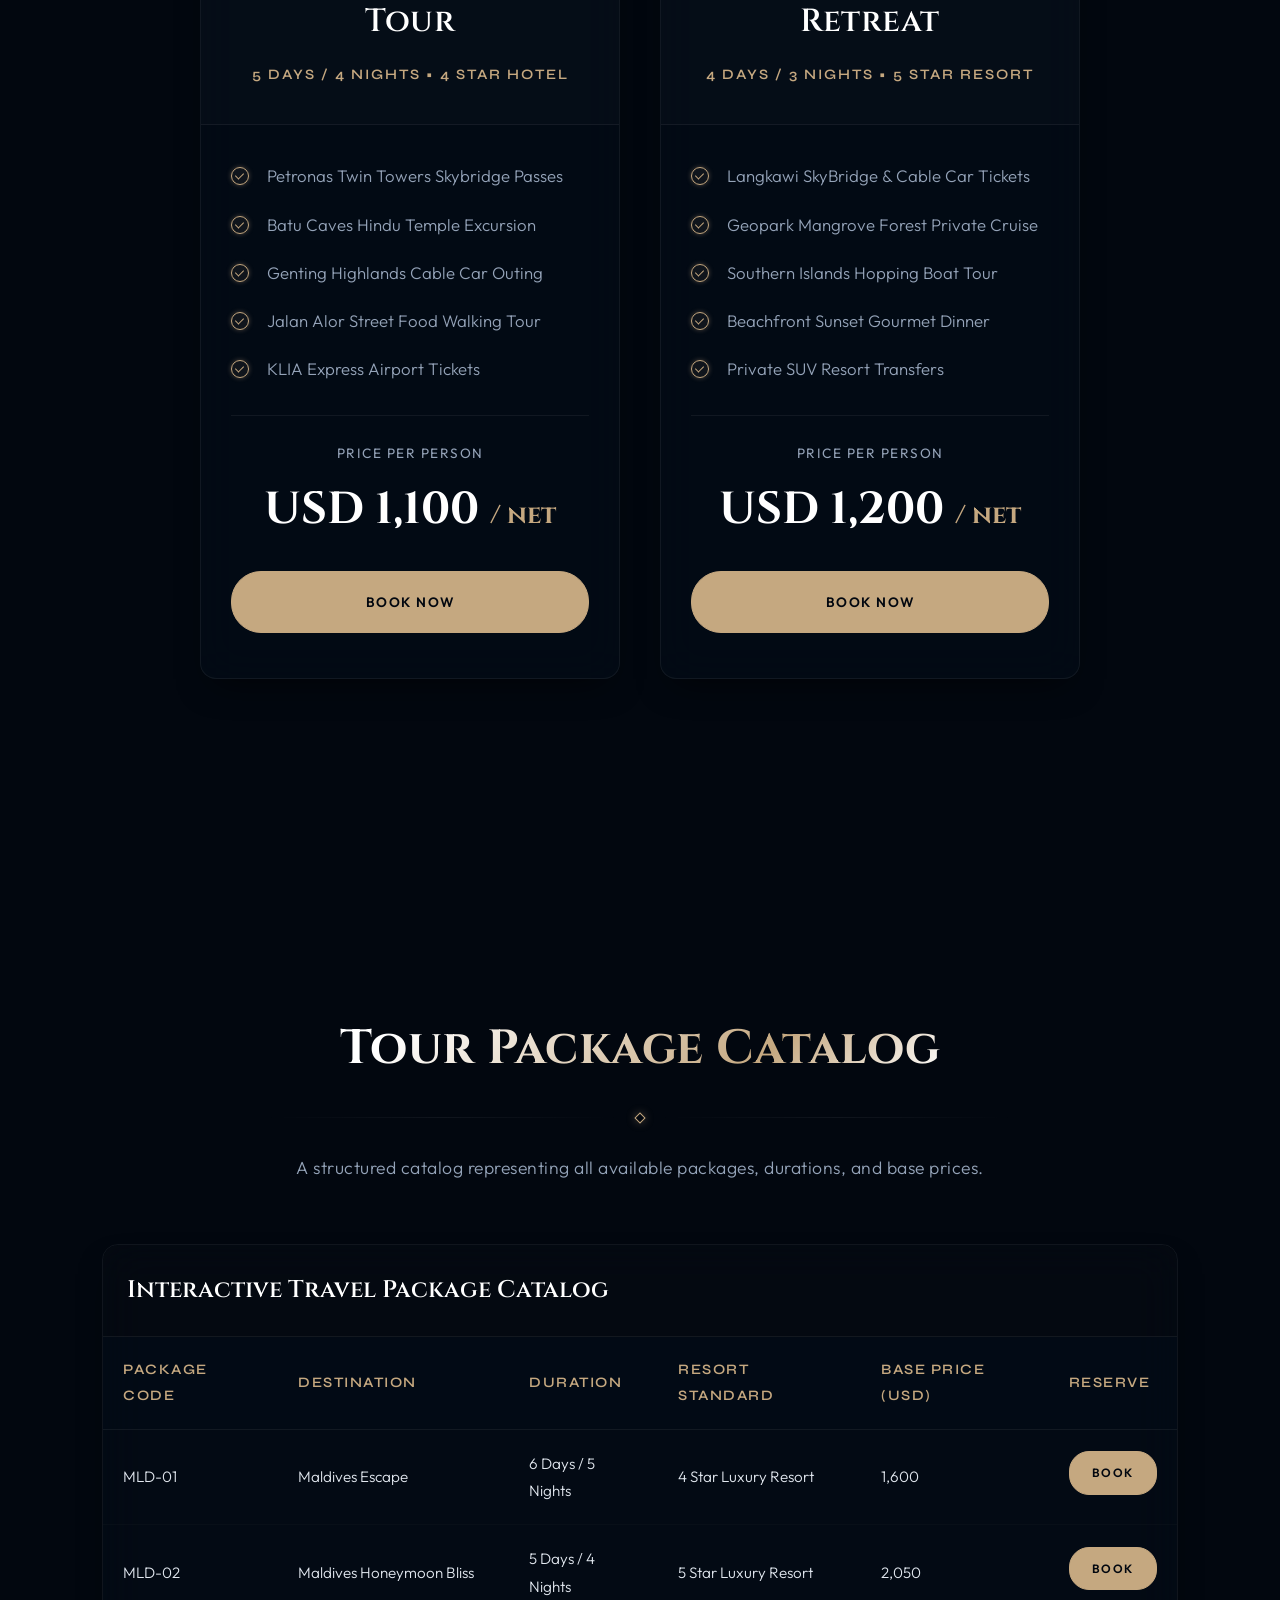
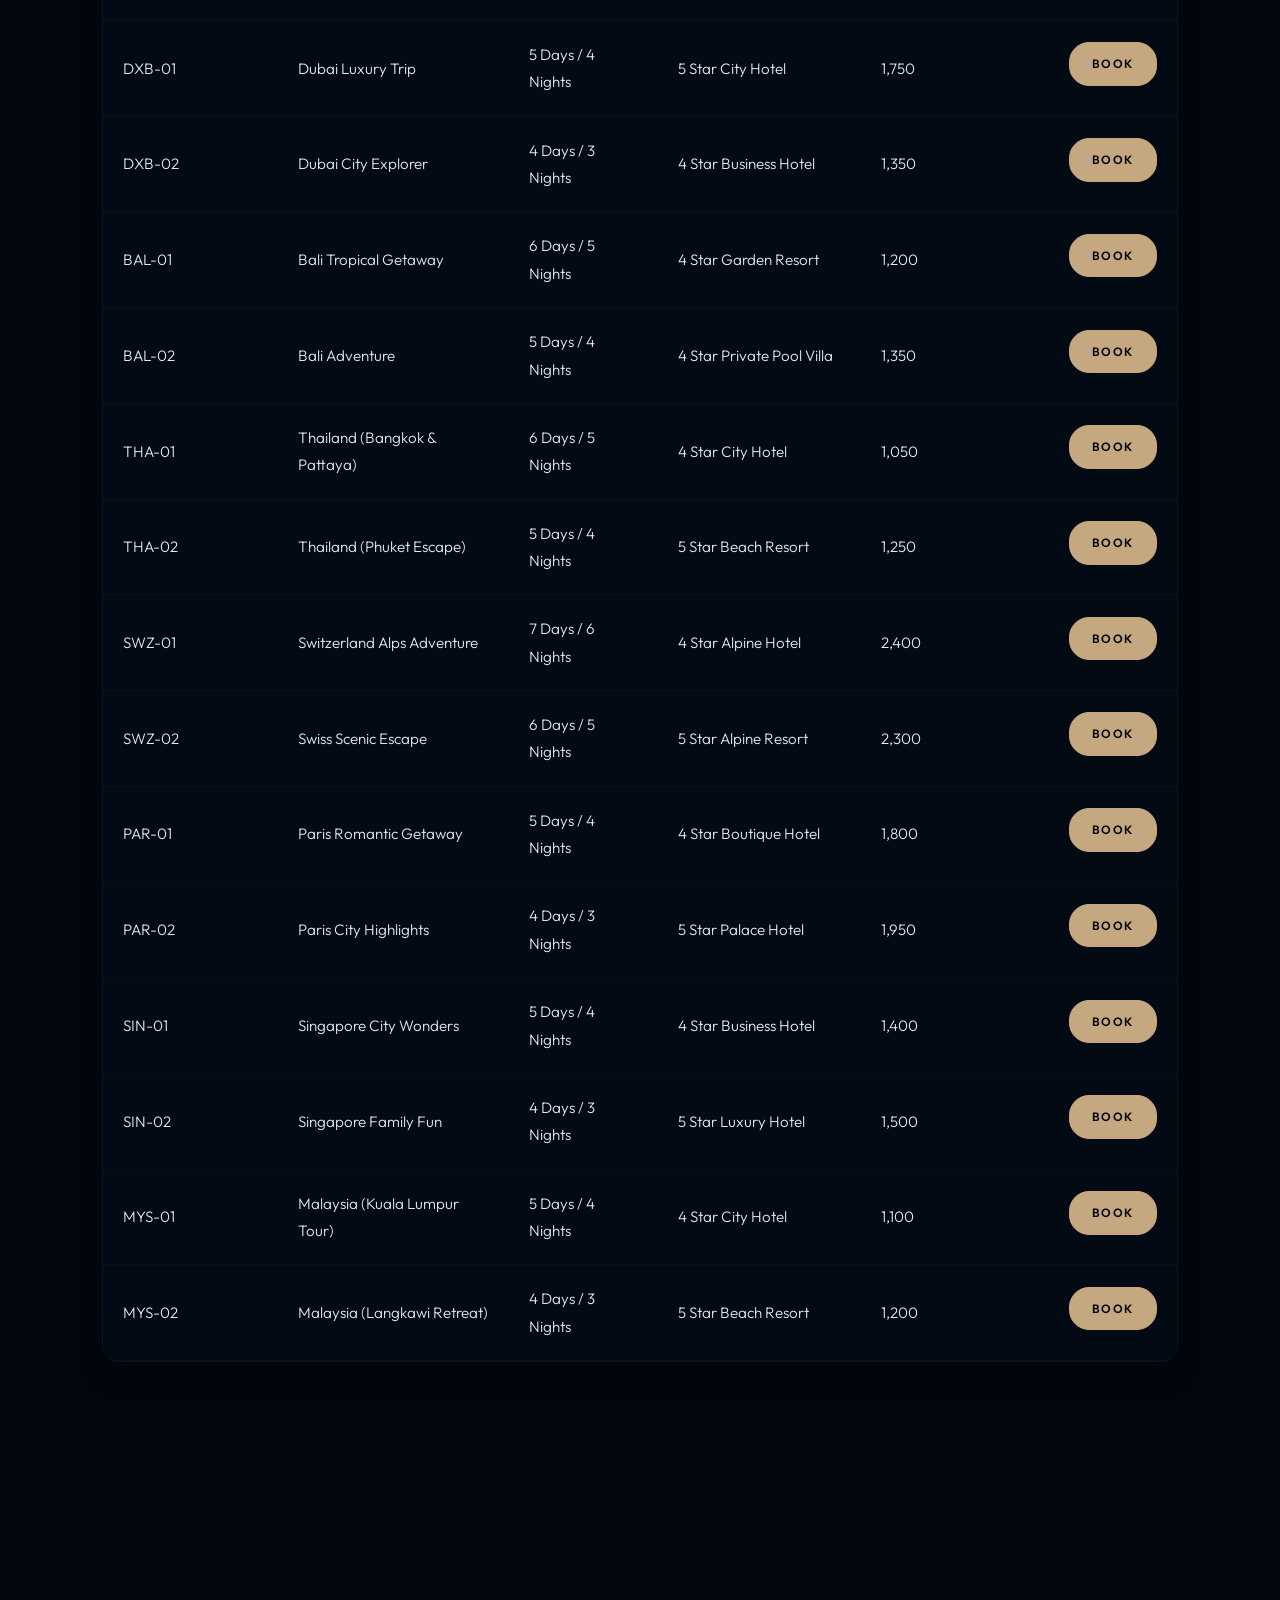
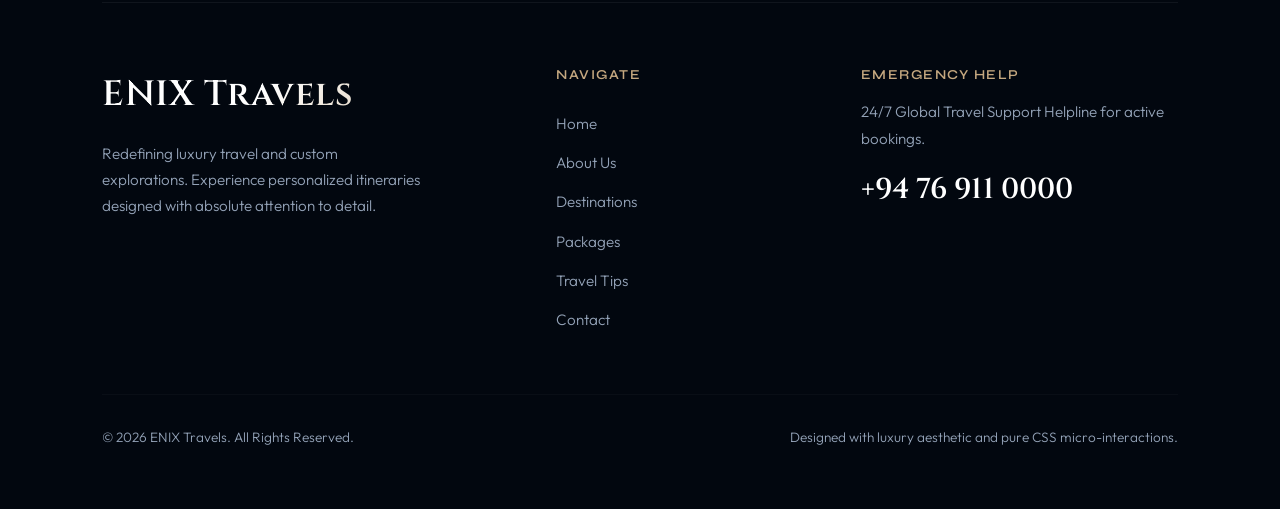
<file: packages.html>
<!DOCTYPE html>
<html lang="en">
<head>
    <meta charset="UTF-8">
    <meta name="viewport" content="width=device-width, content="width=device-width, initial-scale=1.0">
    <meta name="description" content="Explore our luxury tour packages including beach getaways, cultural tours, family holidays, and romantic honeymoons with clear inclusions and prices.">
    <title>Travel Packages | ENIX Travels</title>
    <!-- Link to premium redesign stylesheet -->
    <link rel="stylesheet" href="style.css">
</head>
<body>

    <!-- ==========================================
      1. GLASSMORPHISM STICKY NAVIGATION
    ========================================== -->
    <header class="navbar">
        <a href="index.html" class="logo-section">
            <img src="logo.jpeg" alt="ENIX Travels Logo">
            <h2>ENIX Travels</h2>
        </a>

        <!-- CSS Checkbox Hack for Mobile Navigation -->
        <input type="checkbox" id="nav-checkbox" class="nav-checkbox">
        <label for="nav-checkbox" class="hamburger-label">
            <span></span>
            <span></span>
            <span></span>
        </label>

        <nav class="nav-menu">
            <ul>
                <li><a href="index.html" class="nav-link">Home</a></li>
                <li><a href="about.html" class="nav-link">About Us</a></li>
                <li><a href="destinations.html" class="nav-link">Destinations</a></li>
                <li><a href="packages.html" class="nav-link active">Packages</a></li>
                <li><a href="traveltips.html" class="nav-link">Travel Tips</a></li>
                <li><a href="contact.html" class="nav-link">Contact</a></li>
            </ul>
        </nav>
    </header>

    <!-- ==========================================
      2. SUB-HERO SECTION
    ========================================== -->
    <section class="sub-hero sub-hero-packages">
        <div class="hero-content">
            <h1 class="animate-item hero-title">Explore Our Travel Packages</h1>
            <p class="animate-item hero-sub">
                Choose your dream destination and start your unforgettable journey with ENIX Travels. Custom itineraries available upon request.
            </p>
        </div>
    </section>

    <!-- ==========================================
      3. CATEGORIES INDEX SECTION
    ========================================== -->
    <section class="categories-section">
        <div class="section-header">
            <h2>Package Categories</h2>
            <div class="divider-gold"><span></span></div>
            <p>Select a category to view matching itineraries in detail below.</p>
        </div>

        <div class="category-grid">
            <div class="category-box">
                <h3>🏖 Beach & Island Getaways</h3>
                <ul>
                    <li><a href="#maldives-block">Maldives Escape</a></li>
                    <li><a href="#maldives-block">Maldives Honeymoon</a></li>
                    <li><a href="#bali-block">Bali Tropical Getaway</a></li>
                    <li><a href="#malaysia-block">Langkawi Retreat</a></li>
                </ul>
            </div>

            <div class="category-box">
                <h3>🏛 Cultural & Heritage Tours</h3>
                <ul>
                    <li><a href="#thailand-block">Bangkok & Pattaya</a></li>
                    <li><a href="#malaysia-block">Kuala Lumpur City</a></li>
                    <li><a href="#paris-block">Paris City Highlights</a></li>
                </ul>
            </div>

            <div class="category-box">
                <h3>🥾 Adventure & Trekking</h3>
                <ul>
                    <li><a href="#switzerland-block">Swiss Alps Adventure</a></li>
                    <li><a href="#bali-block">Bali Adventure Package</a></li>
                    <li><a href="#thailand-block">Phuket Island Escape</a></li>
                </ul>
            </div>

            <div class="category-box">
                <h3>👨‍👩‍👧 Family Holiday Packages</h3>
                <ul>
                    <li><a href="#singapore-block">Singapore Family Fun</a></li>
                    <li><a href="#singapore-block">Singapore City Wonders</a></li>
                    <li><a href="#dubai-block">Dubai City Explorer</a></li>
                </ul>
            </div>

            <div class="category-box">
                <h3>🛍 Shopping & Entertainment</h3>
                <ul>
                    <li><a href="#singapore-block">Singapore City Wonders</a></li>
                    <li><a href="#dubai-block">Dubai City Explorer</a></li>
                    <li><a href="#thailand-block">Bangkok & Pattaya</a></li>
                </ul>
            </div>

            <div class="category-box">
                <h3>💍 Luxury & Honeymoon Tours</h3>
                <ul>
                    <li><a href="#maldives-block">Maldives Honeymoon</a></li>
                    <li><a href="#dubai-block">Dubai Luxury Trip</a></li>
                    <li><a href="#paris-block">Paris Romantic Getaway</a></li>
                </ul>
            </div>
        </div>
    </section>

    <!-- ==========================================
      4. TOUR PACKAGES BY COUNTRY
    ========================================== -->
    <section class="packages">
        
        <!-- MALDIVES -->
        <div class="country-block" id="maldives-block">
            <h2 class="country-title">Maldives</h2>
            <div class="divider-gold" style="justify-content: flex-start; margin-top: 10px; margin-bottom: 40px;"><span></span></div>
            <div class="packages-grid">
                <!-- Maldives Escape -->
                <div class="package-card glass-panel">
                    <div class="package-header">
                        <h3>Maldives Escape</h3>
                        <div class="package-duration">6 Days / 5 Nights • 4 Star Resort</div>
                    </div>
                    <div class="package-details">
                        <ul class="details-list">
                            <li>Overwater Bungalow Experience</li>
                            <li>Complimentary Snorkeling Excursion</li>
                            <li>Island Sunset Dhuni Cruise</li>
                            <li>Daily Buffet Breakfast Included</li>
                            <li>Shared Speedboat Transfers</li>
                        </ul>
                        <div class="package-pricing">
                            <div class="price-label">Price Per Person</div>
                            <div class="price-amount">USD 1,600 <span>/ net</span></div>
                            <a href="contact.html#book-mld-01" class="glow-btn shimmer-btn package-btn">Book Now</a>
                        </div>
                    </div>
                </div>

                <!-- Maldives Honeymoon Bliss -->
                <div class="package-card glass-panel">
                    <div class="package-header">
                        <h3>Maldives Honeymoon Bliss</h3>
                        <div class="package-duration">5 Days / 4 Nights • 5 Star Luxury</div>
                    </div>
                    <div class="package-details">
                        <ul class="details-list">
                            <li>Sunset Overwater Pool Villa</li>
                            <li>Private Beachfront Candlelit Dinner</li>
                            <li>Premium Spa Treatment for Couples</li>
                            <li>Dolphin Watching Private Cruise</li>
                            <li>Private Seaplane Transfers</li>
                        </ul>
                        <div class="package-pricing">
                            <div class="price-label">Price Per Person</div>
                            <div class="price-amount">USD 2,050 <span>/ net</span></div>
                            <a href="contact.html#book-mld-02" class="glow-btn shimmer-btn package-btn">Book Now</a>
                        </div>
                    </div>
                </div>
            </div>
        </div>

        <!-- DUBAI -->
        <div class="country-block" id="dubai-block">
            <h2 class="country-title">Dubai</h2>
            <div class="divider-gold" style="justify-content: flex-start; margin-top: 10px; margin-bottom: 40px;"><span></span></div>
            <div class="packages-grid">
                <!-- Dubai Luxury Trip -->
                <div class="package-card glass-panel">
                    <div class="package-header">
                        <h3>Dubai Luxury Trip</h3>
                        <div class="package-duration">5 Days / 4 Nights • 5 Star Hotel</div>
                    </div>
                    <div class="package-details">
                        <ul class="details-list">
                            <li>Burj Khalifa Sky Lounge Access</li>
                            <li>Luxury Desert Safari & BBQ Dinner</li>
                            <li>Private Yacht Marina Cruise</li>
                            <li>Premium Guided Shopping Tour</li>
                            <li>Private Chauffeur Transfers</li>
                        </ul>
                        <div class="package-pricing">
                            <div class="price-label">Price Per Person</div>
                            <div class="price-amount">USD 1,750 <span>/ net</span></div>
                            <a href="contact.html#book-dxb-01" class="glow-btn shimmer-btn package-btn">Book Now</a>
                        </div>
                    </div>
                </div>

                <!-- Dubai City Explorer -->
                <div class="package-card glass-panel">
                    <div class="package-header">
                        <h3>Dubai City Explorer</h3>
                        <div class="package-duration">4 Days / 3 Nights • 4 Star Hotel</div>
                    </div>
                    <div class="package-details">
                        <ul class="details-list">
                            <li>Dubai Frame Sightseeing Tickets</li>
                            <li>Dubai Mall & Aquarium Tour</li>
                            <li>Fountain Show Dinner Reservation</li>
                            <li>Al Fahidi Heritage Quarter Walk</li>
                            <li>Airport Chauffeur Transfers</li>
                        </ul>
                        <div class="package-pricing">
                            <div class="price-label">Price Per Person</div>
                            <div class="price-amount">USD 1,350 <span>/ net</span></div>
                            <a href="contact.html#book-dxb-02" class="glow-btn shimmer-btn package-btn">Book Now</a>
                        </div>
                    </div>
                </div>
            </div>
        </div>

        <!-- BALI -->
        <div class="country-block" id="bali-block">
            <h2 class="country-title">Bali</h2>
            <div class="divider-gold" style="justify-content: flex-start; margin-top: 10px; margin-bottom: 40px;"><span></span></div>
            <div class="packages-grid">
                <!-- Bali Tropical Getaway -->
                <div class="package-card glass-panel">
                    <div class="package-header">
                        <h3>Bali Tropical Getaway</h3>
                        <div class="package-duration">6 Days / 5 Nights • 4 Star Resort</div>
                    </div>
                    <div class="package-details">
                        <ul class="details-list">
                            <li>Ubud Rice Field Tour</li>
                            <li>Tanah Lot Temple Visit</li>
                            <li>Seminyak Beachfront Relaxation</li>
                            <li>Balinese Massage & Spa Treatment</li>
                            <li>Hotel Chauffeur Transfers</li>
                        </ul>
                        <div class="package-pricing">
                            <div class="price-label">Price Per Person</div>
                            <div class="price-amount">USD 1,200 <span>/ net</span></div>
                            <a href="contact.html#book-bal-01" class="glow-btn shimmer-btn package-btn">Book Now</a>
                        </div>
                    </div>
                </div>

                <!-- Bali Adventure -->
                <div class="package-card glass-panel">
                    <div class="package-header">
                        <h3>Bali Adventure</h3>
                        <div class="package-duration">5 Days / 4 Nights • 4 Star Villa</div>
                    </div>
                    <div class="package-details">
                        <ul class="details-list">
                            <li>Mount Batur Active Volcano Hike</li>
                            <li>Tegenungan Waterfall Exploration</li>
                            <li>Ayung River White Water Rafting</li>
                            <li>Uluwatu Temple Cliffside Fire Dance</li>
                            <li>Private SUV Ground Transfers</li>
                        </ul>
                        <div class="package-pricing">
                            <div class="price-label">Price Per Person</div>
                            <div class="price-amount">USD 1,350 <span>/ net</span></div>
                            <a href="contact.html#book-bal-02" class="glow-btn shimmer-btn package-btn">Book Now</a>
                        </div>
                    </div>
                </div>
            </div>
        </div>

        <!-- THAILAND -->
        <div class="country-block" id="thailand-block">
            <h2 class="country-title">Thailand</h2>
            <div class="divider-gold" style="justify-content: flex-start; margin-top: 10px; margin-bottom: 40px;"><span></span></div>
            <div class="packages-grid">
                <!-- Bangkok & Pattaya Tour -->
                <div class="package-card glass-panel">
                    <div class="package-header">
                        <h3>Bangkok & Pattaya</h3>
                        <div class="package-duration">6 Days / 5 Nights • 4 Star Hotel</div>
                    </div>
                    <div class="package-details">
                        <ul class="details-list">
                            <li>Grand Palace & Reclining Buddha Tour</li>
                            <li>Coral Island Speedboat Trip</li>
                            <li>Damnoen Saduak Floating Market</li>
                            <li>Asiatique Riverfront Night Market</li>
                            <li>Airport Ground Transfers</li>
                        </ul>
                        <div class="package-pricing">
                            <div class="price-label">Price Per Person</div>
                            <div class="price-amount">USD 1,050 <span>/ net</span></div>
                            <a href="contact.html#book-tha-01" class="glow-btn shimmer-btn package-btn">Book Now</a>
                        </div>
                    </div>
                </div>

                <!-- Phuket Island Escape -->
                <div class="package-card glass-panel">
                    <div class="package-header">
                        <h3>Phuket Island Escape</h3>
                        <div class="package-duration">5 Days / 4 Nights • 5 Star Resort</div>
                    </div>
                    <div class="package-details">
                        <ul class="details-list">
                            <li>Phi Phi Islands Yacht Excursion</li>
                            <li>James Bond Island Longtail Tour</li>
                            <li>Snorkeling Gear & Guided Dive</li>
                            <li>Beachfront Seafood Candlelit Dinner</li>
                            <li>Private Resort Transfers</li>
                        </ul>
                        <div class="package-pricing">
                            <div class="price-label">Price Per Person</div>
                            <div class="price-amount">USD 1,250 <span>/ net</span></div>
                            <a href="contact.html#book-tha-02" class="glow-btn shimmer-btn package-btn">Book Now</a>
                        </div>
                    </div>
                </div>
            </div>
        </div>

        <!-- SWITZERLAND -->
        <div class="country-block" id="switzerland-block">
            <h2 class="country-title">Switzerland</h2>
            <div class="divider-gold" style="justify-content: flex-start; margin-top: 10px; margin-bottom: 40px;"><span></span></div>
            <div class="packages-grid">
                <!-- Swiss Alps Adventure -->
                <div class="package-card glass-panel">
                    <div class="package-header">
                        <h3>Swiss Alps Adventure</h3>
                        <div class="package-duration">7 Days / 6 Nights • 4 Star Hotel</div>
                    </div>
                    <div class="package-details">
                        <ul class="details-list">
                            <li>Jungfraujoch Top of Europe Excursion</li>
                            <li>Scenic Lake Lucerne Steamboat Cruise</li>
                            <li>Mount Pilatus Cable Car Ride</li>
                            <li>Guided Zurich Old Town Walking Tour</li>
                            <li>First Class Swiss Rail Pass Included</li>
                        </ul>
                        <div class="package-pricing">
                            <div class="price-label">Price Per Person</div>
                            <div class="price-amount">USD 2,400 <span>/ net</span></div>
                            <a href="contact.html#book-swz-01" class="glow-btn shimmer-btn package-btn">Book Now</a>
                        </div>
                    </div>
                </div>

                <!-- Switzerland Scenic Escape -->
                <div class="package-card glass-panel">
                    <div class="package-header">
                        <h3>Swiss Scenic Escape</h3>
                        <div class="package-duration">6 Days / 5 Nights • 5 Star Hotel</div>
                    </div>
                    <div class="package-details">
                        <ul class="details-list">
                            <li>Matterhorn Glacier Paradise Tickets</li>
                            <li>Interlaken Panoramic Sightseeing</li>
                            <li>Cailler Chocolate Factory Tour</li>
                            <li>Alpine Valley Zermatt Village Walk</li>
                            <li>Private Chauffeur Airport Transfers</li>
                        </ul>
                        <div class="package-pricing">
                            <div class="price-label">Price Per Person</div>
                            <div class="price-amount">USD 2,300 <span>/ net</span></div>
                            <a href="contact.html#book-swz-02" class="glow-btn shimmer-btn package-btn">Book Now</a>
                        </div>
                    </div>
                </div>
            </div>
        </div>

        <!-- PARIS -->
        <div class="country-block" id="paris-block">
            <h2 class="country-title">Paris</h2>
            <div class="divider-gold" style="justify-content: flex-start; margin-top: 10px; margin-bottom: 40px;"><span></span></div>
            <div class="packages-grid">
                <!-- Paris Romantic Getaway -->
                <div class="package-card glass-panel">
                    <div class="package-header">
                        <h3>Paris Romantic Getaway</h3>
                        <div class="package-duration">5 Days / 4 Nights • 4 Star Hotel</div>
                    </div>
                    <div class="package-details">
                        <ul class="details-list">
                            <li>Eiffel Tower Summit Access</li>
                            <li>Sunset Seine River Champagne Cruise</li>
                            <li>Guided Louvre Museum Masterpieces</li>
                            <li>Montmartre Artist Quarter Walk</li>
                            <li>Airport Private Sedan Transfers</li>
                        </ul>
                        <div class="package-pricing">
                            <div class="price-label">Price Per Person</div>
                            <div class="price-amount">USD 1,800 <span>/ net</span></div>
                            <a href="contact.html#book-par-01" class="glow-btn shimmer-btn package-btn">Book Now</a>
                        </div>
                    </div>
                </div>

                <!-- Paris City Highlights -->
                <div class="package-card glass-panel">
                    <div class="package-header">
                        <h3>Paris City Highlights</h3>
                        <div class="package-duration">4 Days / 3 Nights • 5 Star Hotel</div>
                    </div>
                    <div class="package-details">
                        <ul class="details-list">
                            <li>Palace of Versailles Hall of Mirrors Access</li>
                            <li>Champs-Élysées Luxury Shopping Tour</li>
                            <li>Notre-Dame Cathedral Neighborhood Walk</li>
                            <li>Paris City of Lights Evening Drive</li>
                            <li>Private Luxury Airport Chauffeur</li>
                        </ul>
                        <div class="package-pricing">
                            <div class="price-label">Price Per Person</div>
                            <div class="price-amount">USD 1,950 <span>/ net</span></div>
                            <a href="contact.html#book-par-02" class="glow-btn shimmer-btn package-btn">Book Now</a>
                        </div>
                    </div>
                </div>
            </div>
        </div>

        <!-- SINGAPORE -->
        <div class="country-block" id="singapore-block">
            <h2 class="country-title">Singapore</h2>
            <div class="divider-gold" style="justify-content: flex-start; margin-top: 10px; margin-bottom: 40px;"><span></span></div>
            <div class="packages-grid">
                <!-- Singapore City Wonders -->
                <div class="package-card glass-panel">
                    <div class="package-header">
                        <h3>Singapore City Wonders</h3>
                        <div class="package-duration">5 Days / 4 Nights • 4 Star Hotel</div>
                    </div>
                    <div class="package-details">
                        <ul class="details-list">
                            <li>Gardens by the Bay Flower Dome Passes</li>
                            <li>Sentosa Island Cable Car Excursion</li>
                            <li>Marina Bay Sands Observation Deck</li>
                            <li>Night Safari Tram & Show Experience</li>
                            <li>Hotel Chauffeur Transfers</li>
                        </ul>
                        <div class="package-pricing">
                            <div class="price-label">Price Per Person</div>
                            <div class="price-amount">USD 1,400 <span>/ net</span></div>
                            <a href="contact.html#book-sin-01" class="glow-btn shimmer-btn package-btn">Book Now</a>
                        </div>
                    </div>
                </div>

                <!-- Singapore Family Fun -->
                <div class="package-card glass-panel">
                    <div class="package-header">
                        <h3>Singapore Family Fun</h3>
                        <div class="package-duration">4 Days / 3 Nights • 5 Star Hotel</div>
                    </div>
                    <div class="package-details">
                        <ul class="details-list">
                            <li>Universal Studios VIP Entry Tickets</li>
                            <li>River Wonders Giant Panda Exhibition</li>
                            <li>Singapore Flyer Shared Flight</li>
                            <li>Clarke Quay Dinner Cruise Booking</li>
                            <li>Private Van Airport Transfers</li>
                        </ul>
                        <div class="package-pricing">
                            <div class="price-label">Price Per Person</div>
                            <div class="price-amount">USD 1,500 <span>/ net</span></div>
                            <a href="contact.html#book-sin-02" class="glow-btn shimmer-btn package-btn">Book Now</a>
                        </div>
                    </div>
                </div>
            </div>
        </div>

        <!-- MALAYSIA -->
        <div class="country-block" id="malaysia-block">
            <h2 class="country-title">Malaysia</h2>
            <div class="divider-gold" style="justify-content: flex-start; margin-top: 10px; margin-bottom: 40px;"><span></span></div>
            <div class="packages-grid">
                <!-- Kuala Lumpur City Tour -->
                <div class="package-card glass-panel">
                    <div class="package-header">
                        <h3>Kuala Lumpur City Tour</h3>
                        <div class="package-duration">5 Days / 4 Nights • 4 Star Hotel</div>
                    </div>
                    <div class="package-details">
                        <ul class="details-list">
                            <li>Petronas Twin Towers Skybridge Passes</li>
                            <li>Batu Caves Hindu Temple Excursion</li>
                            <li>Genting Highlands Cable Car Outing</li>
                            <li>Jalan Alor Street Food Walking Tour</li>
                            <li>KLIA Express Airport Tickets</li>
                        </ul>
                        <div class="package-pricing">
                            <div class="price-label">Price Per Person</div>
                            <div class="price-amount">USD 1,100 <span>/ net</span></div>
                            <a href="contact.html#book-mys-01" class="glow-btn shimmer-btn package-btn">Book Now</a>
                        </div>
                    </div>
                </div>

                <!-- Langkawi Island Retreat -->
                <div class="package-card glass-panel">
                    <div class="package-header">
                        <h3>Langkawi Island Retreat</h3>
                        <div class="package-duration">4 Days / 3 Nights • 5 Star Resort</div>
                    </div>
                    <div class="package-details">
                        <ul class="details-list">
                            <li>Langkawi SkyBridge & Cable Car Tickets</li>
                            <li>Geopark Mangrove Forest Private Cruise</li>
                            <li>Southern Islands Hopping Boat Tour</li>
                            <li>Beachfront Sunset Gourmet Dinner</li>
                            <li>Private SUV Resort Transfers</li>
                        </ul>
                        <div class="package-pricing">
                            <div class="price-label">Price Per Person</div>
                            <div class="price-amount">USD 1,200 <span>/ net</span></div>
                            <a href="contact.html#book-mys-02" class="glow-btn shimmer-btn package-btn">Book Now</a>
                        </div>
                    </div>
                </div>
            </div>
        </div>

    </section>

    <!-- ==========================================
      5. TOUR PACKAGE CATALOG TABLE
    ========================================== -->
    <section class="table-section">
        <div class="section-header">
            <h2>Tour Package Catalog</h2>
            <div class="divider-gold"><span></span></div>
            <p>A structured catalog representing all available packages, durations, and base prices.</p>
        </div>

        <div class="table-wrapper">
            <table class="tour-table">
                <caption>Interactive Travel Package Catalog</caption>
                <thead>
                    <tr>
                        <th>Package Code</th>
                        <th>Destination</th>
                        <th>Duration</th>
                        <th>Resort Standard</th>
                        <th>Base Price (USD)</th>
                        <th>Reserve</th>
                    </tr>
                </thead>
                <tbody>
                    <tr>
                        <td>MLD-01</td>
                        <td>Maldives Escape</td>
                        <td>6 Days / 5 Nights</td>
                        <td>4 Star Luxury Resort</td>
                        <td>1,600</td>
                        <td><a href="contact.html#book-mld-01" class="glow-btn shimmer-btn btn-table-book">Book</a></td>
                    </tr>
                    <tr>
                        <td>MLD-02</td>
                        <td>Maldives Honeymoon Bliss</td>
                        <td>5 Days / 4 Nights</td>
                        <td>5 Star Luxury Resort</td>
                        <td>2,050</td>
                        <td><a href="contact.html#book-mld-02" class="glow-btn shimmer-btn btn-table-book">Book</a></td>
                    </tr>
                    <tr>
                        <td>DXB-01</td>
                        <td>Dubai Luxury Trip</td>
                        <td>5 Days / 4 Nights</td>
                        <td>5 Star City Hotel</td>
                        <td>1,750</td>
                        <td><a href="contact.html#book-dxb-01" class="glow-btn shimmer-btn btn-table-book">Book</a></td>
                    </tr>
                    <tr>
                        <td>DXB-02</td>
                        <td>Dubai City Explorer</td>
                        <td>4 Days / 3 Nights</td>
                        <td>4 Star Business Hotel</td>
                        <td>1,350</td>
                        <td><a href="contact.html#book-dxb-02" class="glow-btn shimmer-btn btn-table-book">Book</a></td>
                    </tr>
                    <tr>
                        <td>BAL-01</td>
                        <td>Bali Tropical Getaway</td>
                        <td>6 Days / 5 Nights</td>
                        <td>4 Star Garden Resort</td>
                        <td>1,200</td>
                        <td><a href="contact.html#book-bal-01" class="glow-btn shimmer-btn btn-table-book">Book</a></td>
                    </tr>
                    <tr>
                        <td>BAL-02</td>
                        <td>Bali Adventure</td>
                        <td>5 Days / 4 Nights</td>
                        <td>4 Star Private Pool Villa</td>
                        <td>1,350</td>
                        <td><a href="contact.html#book-bal-02" class="glow-btn shimmer-btn btn-table-book">Book</a></td>
                    </tr>
                    <tr>
                        <td>THA-01</td>
                        <td>Thailand (Bangkok & Pattaya)</td>
                        <td>6 Days / 5 Nights</td>
                        <td>4 Star City Hotel</td>
                        <td>1,050</td>
                        <td><a href="contact.html#book-tha-01" class="glow-btn shimmer-btn btn-table-book">Book</a></td>
                    </tr>
                    <tr>
                        <td>THA-02</td>
                        <td>Thailand (Phuket Escape)</td>
                        <td>5 Days / 4 Nights</td>
                        <td>5 Star Beach Resort</td>
                        <td>1,250</td>
                        <td><a href="contact.html#book-tha-02" class="glow-btn shimmer-btn btn-table-book">Book</a></td>
                    </tr>
                    <tr>
                        <td>SWZ-01</td>
                        <td>Switzerland Alps Adventure</td>
                        <td>7 Days / 6 Nights</td>
                        <td>4 Star Alpine Hotel</td>
                        <td>2,400</td>
                        <td><a href="contact.html#book-swz-01" class="glow-btn shimmer-btn btn-table-book">Book</a></td>
                    </tr>
                    <tr>
                        <td>SWZ-02</td>
                        <td>Swiss Scenic Escape</td>
                        <td>6 Days / 5 Nights</td>
                        <td>5 Star Alpine Resort</td>
                        <td>2,300</td>
                        <td><a href="contact.html#book-swz-02" class="glow-btn shimmer-btn btn-table-book">Book</a></td>
                    </tr>
                    <tr>
                        <td>PAR-01</td>
                        <td>Paris Romantic Getaway</td>
                        <td>5 Days / 4 Nights</td>
                        <td>4 Star Boutique Hotel</td>
                        <td>1,800</td>
                        <td><a href="contact.html#book-par-01" class="glow-btn shimmer-btn btn-table-book">Book</a></td>
                    </tr>
                    <tr>
                        <td>PAR-02</td>
                        <td>Paris City Highlights</td>
                        <td>4 Days / 3 Nights</td>
                        <td>5 Star Palace Hotel</td>
                        <td>1,950</td>
                        <td><a href="contact.html#book-par-02" class="glow-btn shimmer-btn btn-table-book">Book</a></td>
                    </tr>
                    <tr>
                        <td>SIN-01</td>
                        <td>Singapore City Wonders</td>
                        <td>5 Days / 4 Nights</td>
                        <td>4 Star Business Hotel</td>
                        <td>1,400</td>
                        <td><a href="contact.html#book-sin-01" class="glow-btn shimmer-btn btn-table-book">Book</a></td>
                    </tr>
                    <tr>
                        <td>SIN-02</td>
                        <td>Singapore Family Fun</td>
                        <td>4 Days / 3 Nights</td>
                        <td>5 Star Luxury Hotel</td>
                        <td>1,500</td>
                        <td><a href="contact.html#book-sin-02" class="glow-btn shimmer-btn btn-table-book">Book</a></td>
                    </tr>
                    <tr>
                        <td>MYS-01</td>
                        <td>Malaysia (Kuala Lumpur Tour)</td>
                        <td>5 Days / 4 Nights</td>
                        <td>4 Star City Hotel</td>
                        <td>1,100</td>
                        <td><a href="contact.html#book-mys-01" class="glow-btn shimmer-btn btn-table-book">Book</a></td>
                    </tr>
                    <tr>
                        <td>MYS-02</td>
                        <td>Malaysia (Langkawi Retreat)</td>
                        <td>4 Days / 3 Nights</td>
                        <td>5 Star Beach Resort</td>
                        <td>1,200</td>
                        <td><a href="contact.html#book-mys-02" class="glow-btn shimmer-btn btn-table-book">Book</a></td>
                    </tr>
                </tbody>
            </table>
        </div>
    </section>

    <!-- ==========================================
      6. FOOTER SECTION
    ========================================== -->
    <section id="contact" class="contact-wrapper">
        <!-- Footer Column Areas -->
        <footer class="footer-bottom">
            <div class="footer-brand">
                <h3>ENIX Travels</h3>
                <p>Redefining luxury travel and custom explorations. Experience personalized itineraries designed with absolute attention to detail.</p>
            </div>
            <div class="footer-links-grid">
                <div class="footer-nav">
                    <h4>Navigate</h4>
                    <a href="index.html">Home</a>
                    <a href="about.html">About Us</a>
                    <a href="destinations.html">Destinations</a>
                    <a href="packages.html">Packages</a>
                    <a href="traveltips.html">Travel Tips</a>
                    <a href="contact.html">Contact</a>
                </div>
                <div class="footer-support">
                    <h4>Emergency Help</h4>
                    <p>24/7 Global Travel Support Helpline for active bookings.</p>
                    <span class="helpline">+94 76 911 0000</span>
                </div>
            </div>
        </footer>

        <div class="copyright">
            <p>© 2026 ENIX Travels. All Rights Reserved.</p>
            <p>Designed with luxury aesthetic and pure CSS micro-interactions.</p>
        </div>
    </section>

    <script src="app.js"></script>
</body>
</html>
</file>
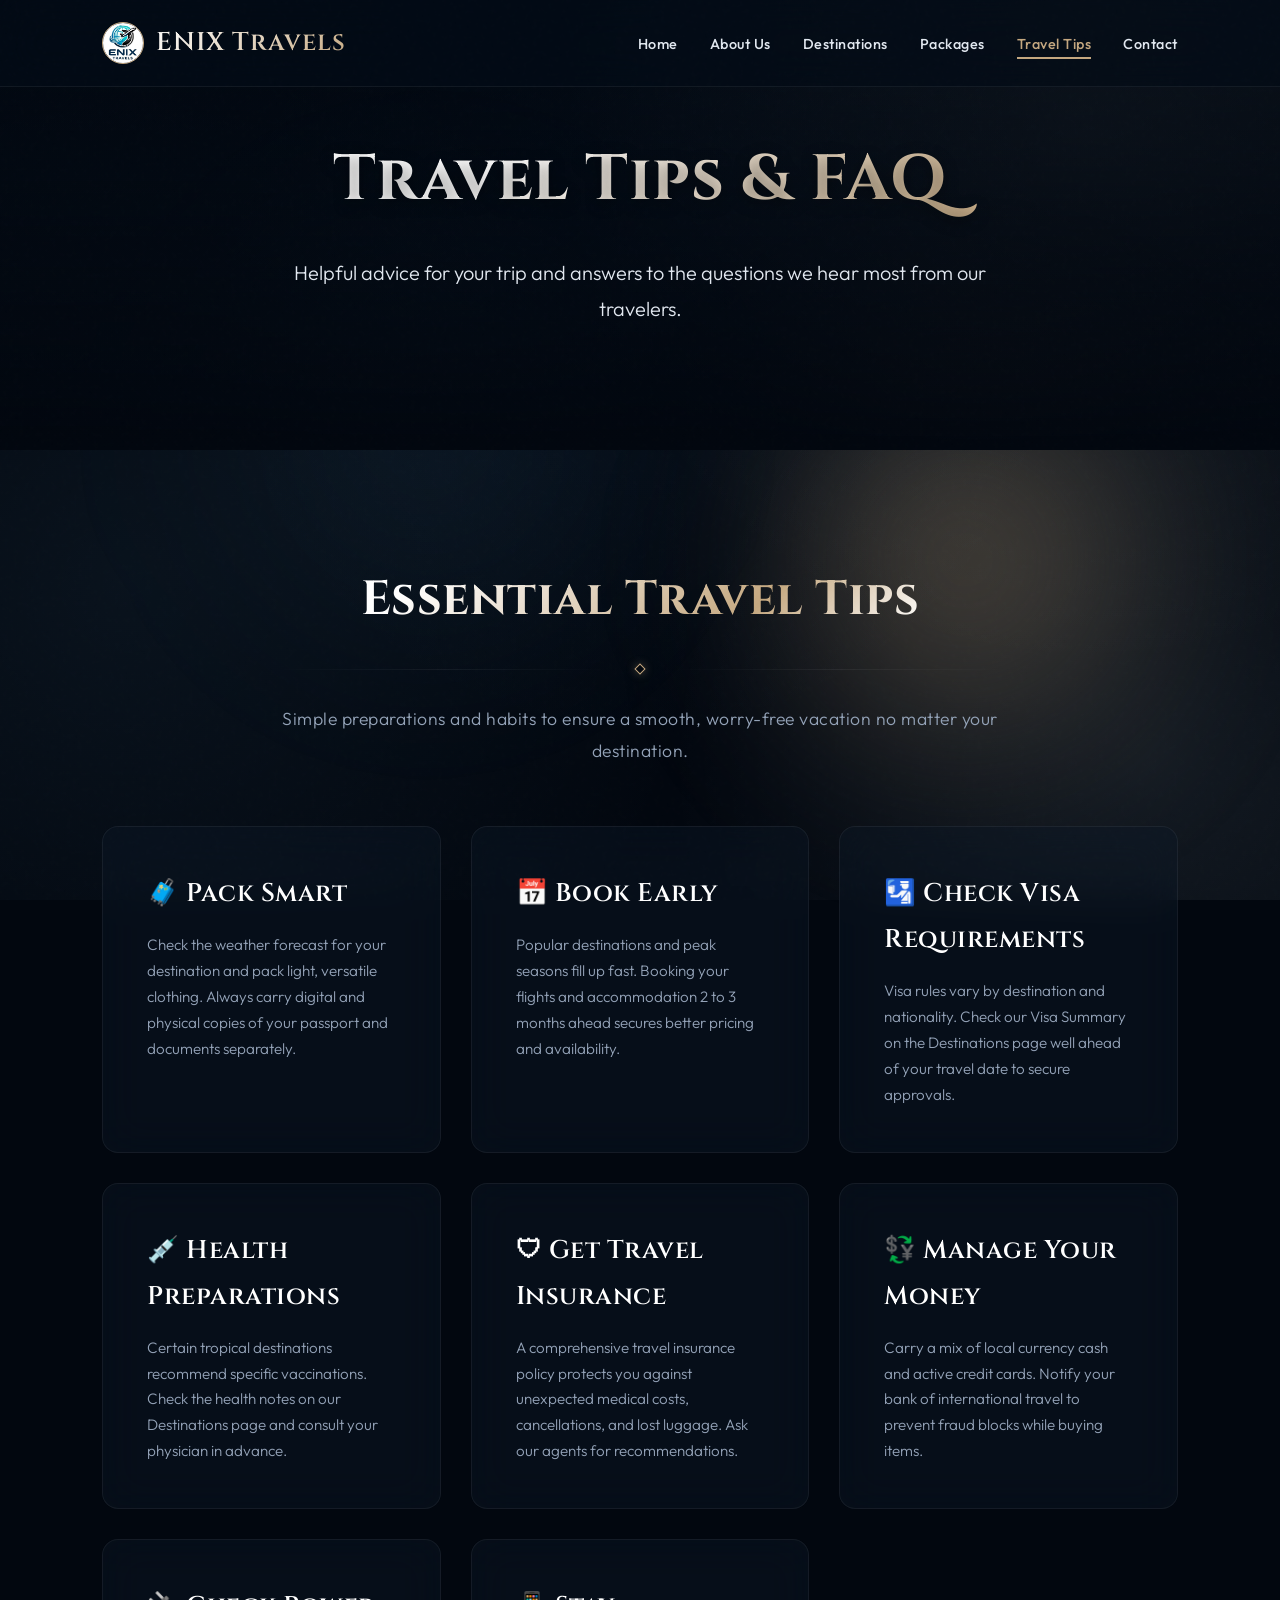
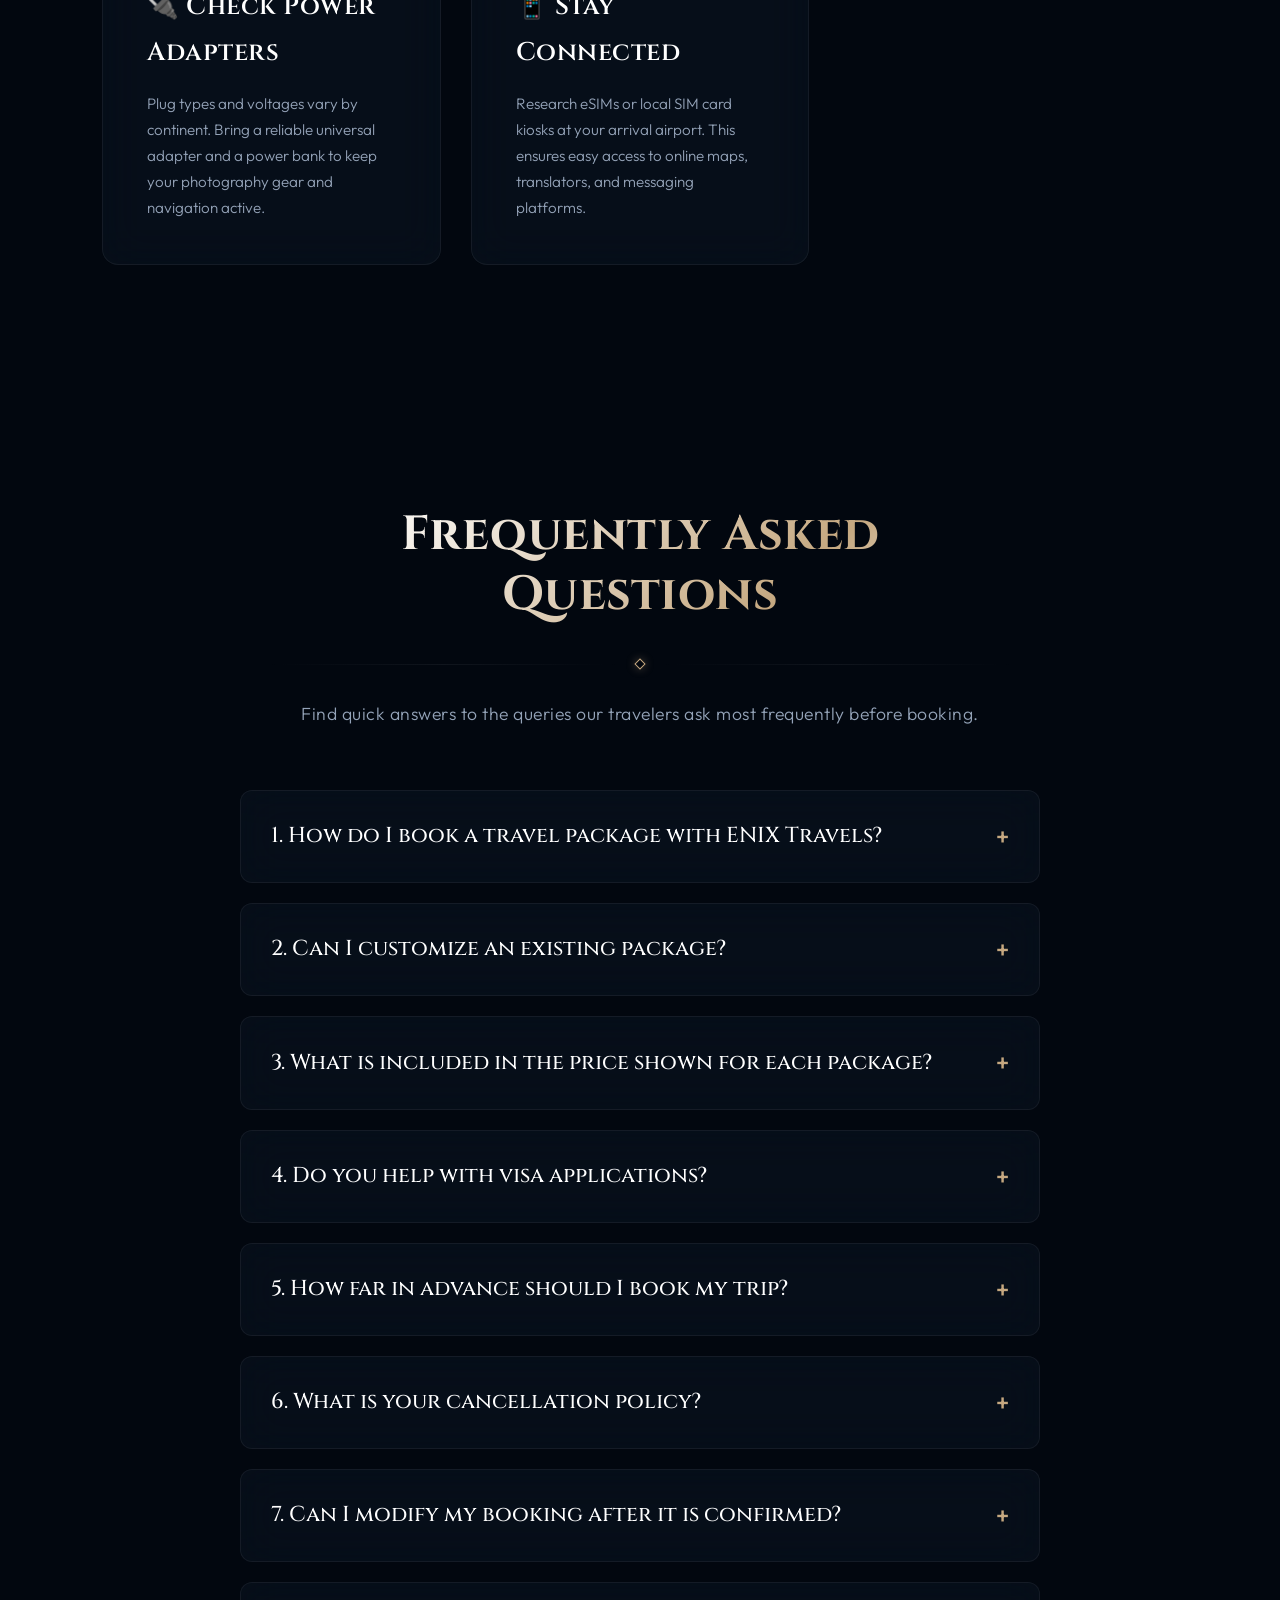
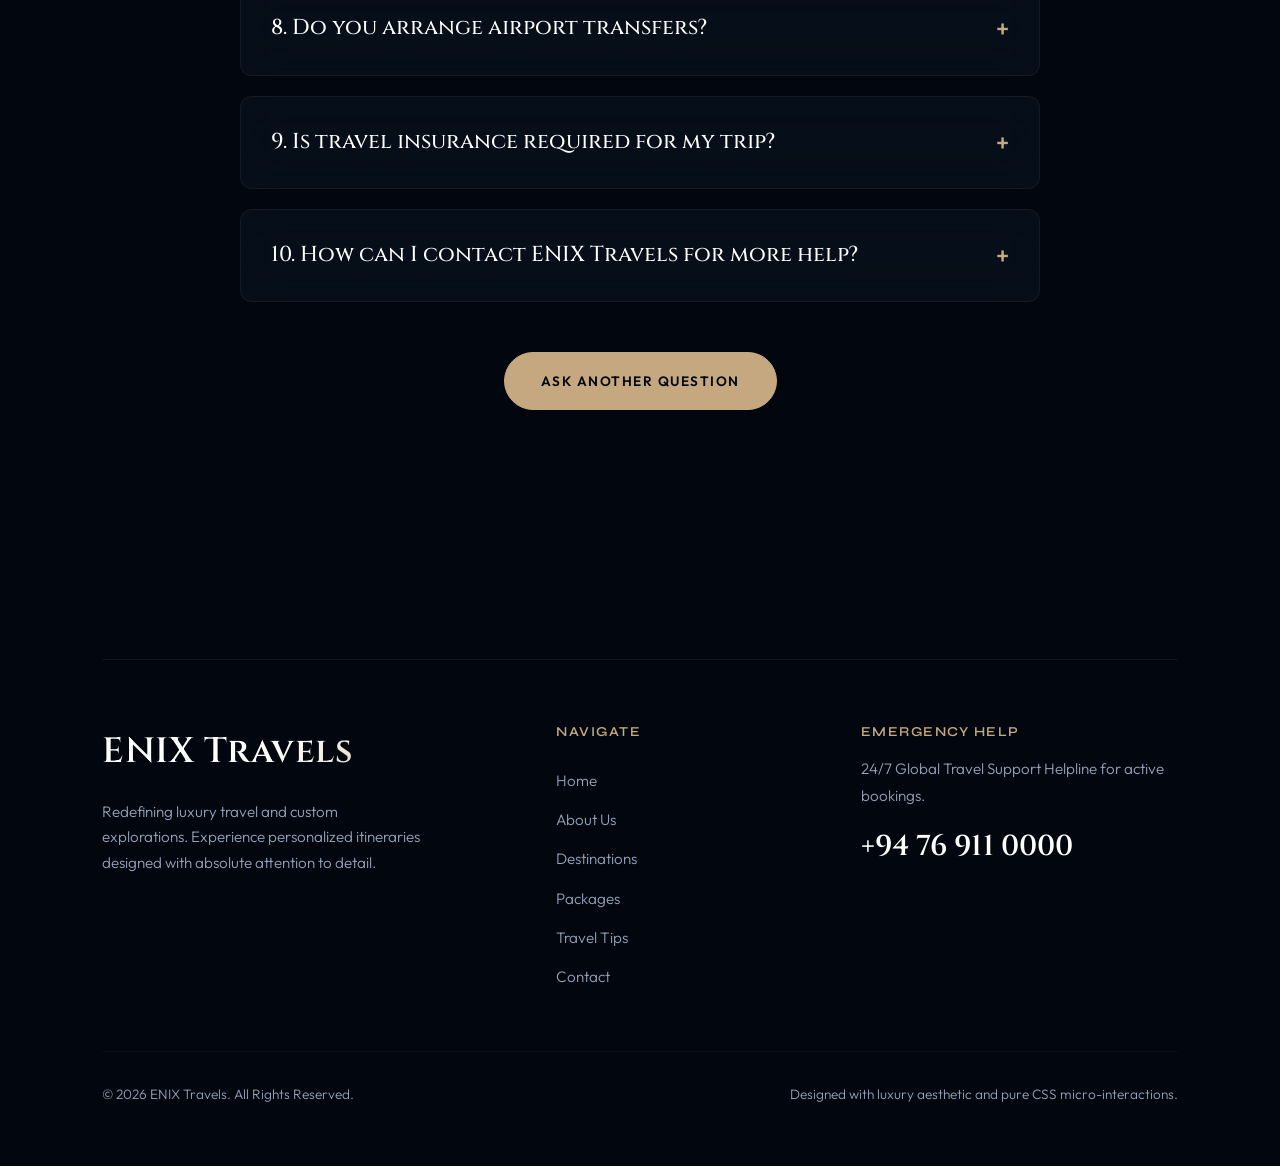
<file: traveltips.html>
<!DOCTYPE html>
<html lang="en">
<head>
    <meta charset="UTF-8">
    <meta name="viewport" content="width=device-width, initial-scale=1.0">
    <meta name="description" content="Prepare for your journey with top travel tips and frequently asked questions from the destination experts at ENIX Travels.">
    <title>Travel Tips & FAQ | ENIX Travels</title>
    <!-- Link to premium redesign stylesheet -->
    <link rel="stylesheet" href="style.css">
</head>
<body>

    <!-- ==========================================
      1. GLASSMORPHISM STICKY NAVIGATION
    ========================================== -->
    <header class="navbar">
        <a href="index.html" class="logo-section">
            <img src="logo.jpeg" alt="ENIX Travels Logo">
            <h2>ENIX Travels</h2>
        </a>

        <!-- CSS Checkbox Hack for Mobile Navigation -->
        <input type="checkbox" id="nav-checkbox" class="nav-checkbox">
        <label for="nav-checkbox" class="hamburger-label">
            <span></span>
            <span></span>
            <span></span>
        </label>

        <nav class="nav-menu">
            <ul>
                <li><a href="index.html" class="nav-link">Home</a></li>
                <li><a href="about.html" class="nav-link">About Us</a></li>
                <li><a href="destinations.html" class="nav-link">Destinations</a></li>
                <li><a href="packages.html" class="nav-link">Packages</a></li>
                <li><a href="traveltips.html" class="nav-link active">Travel Tips</a></li>
                <li><a href="contact.html" class="nav-link">Contact</a></li>
            </ul>
        </nav>
    </header>

    <!-- ==========================================
      2. SUB-HERO SECTION
    ========================================== -->
    <section class="sub-hero sub-hero-tips">
        <div class="hero-content">
            <h1 class="animate-item hero-title">Travel Tips & FAQ</h1>
            <p class="animate-item hero-sub">
                Helpful advice for your trip and answers to the questions we hear most from our travelers.
            </p>
        </div>
    </section>

    <!-- ==========================================
      3. TRAVEL TIPS SECTION
    ========================================== -->
    <section class="tips-section">
        <div class="section-header">
            <h2>Essential Travel Tips</h2>
            <div class="divider-gold"><span></span></div>
            <p>Simple preparations and habits to ensure a smooth, worry-free vacation no matter your destination.</p>
        </div>

        <div class="tips-grid">
            <div class="tip-card">
                <h3>🧳 Pack Smart</h3>
                <p>Check the weather forecast for your destination and pack light, versatile clothing. Always carry digital and physical copies of your passport and documents separately.</p>
            </div>

            <div class="tip-card">
                <h3>📅 Book Early</h3>
                <p>Popular destinations and peak seasons fill up fast. Booking your flights and accommodation 2 to 3 months ahead secures better pricing and availability.</p>
            </div>

            <div class="tip-card">
                <h3>🛂 Check Visa Requirements</h3>
                <p>Visa rules vary by destination and nationality. Check our Visa Summary on the Destinations page well ahead of your travel date to secure approvals.</p>
            </div>

            <div class="tip-card">
                <h3>💉 Health Preparations</h3>
                <p>Certain tropical destinations recommend specific vaccinations. Check the health notes on our Destinations page and consult your physician in advance.</p>
            </div>

            <div class="tip-card">
                <h3>🛡 Get Travel Insurance</h3>
                <p>A comprehensive travel insurance policy protects you against unexpected medical costs, cancellations, and lost luggage. Ask our agents for recommendations.</p>
            </div>

            <div class="tip-card">
                <h3>💱 Manage Your Money</h3>
                <p>Carry a mix of local currency cash and active credit cards. Notify your bank of international travel to prevent fraud blocks while buying items.</p>
            </div>

            <div class="tip-card">
                <h3>🔌 Check Power Adapters</h3>
                <p>Plug types and voltages vary by continent. Bring a reliable universal adapter and a power bank to keep your photography gear and navigation active.</p>
            </div>

            <div class="tip-card">
                <h3>📱 Stay Connected</h3>
                <p>Research eSIMs or local SIM card kiosks at your arrival airport. This ensures easy access to online maps, translators, and messaging platforms.</p>
            </div>
        </div>
    </section>

    <!-- ==========================================
      4. FAQ ACCORDION (Pure CSS details/summary)
    ========================================== -->
    <section class="faq-section">
        <div class="section-header">
            <h2>Frequently Asked Questions</h2>
            <div class="divider-gold"><span></span></div>
            <p>Find quick answers to the queries our travelers ask most frequently before booking.</p>
        </div>

        <div class="faq-list">
            <!-- FAQ 1 -->
            <details class="faq-item">
                <summary>1. How do I book a travel package with ENIX Travels?</summary>
                <p>Browse our Packages page, choose the package that suits you, and click "Book Now". This takes you to our Booking Inquiry form on the Contact page, where you can submit details. Our team will follow up to finalize the booking.</p>
            </details>

            <!-- FAQ 2 -->
            <details class="faq-item">
                <summary>2. Can I customize an existing package?</summary>
                <p>Yes. On our Booking Inquiry form, you can specify your custom destination preferences, preferred dates, hotel standards, and activities. A dedicated travel specialist will design a bespoke itinerary from scratch.</p>
            </details>

            <!-- FAQ 3 -->
            <details class="faq-item">
                <summary>3. What is included in the price shown for each package?</summary>
                <p>Each package listing explicitly states its inclusions, such as resort accommodation standard, specified meals, local tours, and ground transfers. Flights and visas are arranged separately unless stated otherwise.</p>
            </details>

            <!-- FAQ 4 -->
            <details class="faq-item">
                <summary>4. Do you help with visa applications?</summary>
                <p>Yes, we offer visa consultation and detailed documentation guidance for all our destinations. Our team helps prepare application packs and routes submissions for accelerated processing.</p>
            </details>

            <!-- FAQ 5 -->
            <details class="faq-item">
                <summary>5. How far in advance should I book my trip?</summary>
                <p>We recommend booking at least 2 to 3 months ahead for single-country stays, and 4 to 6 months in advance for peak holiday seasons, festivals, or complex multi-destination tours.</p>
            </details>

            <!-- FAQ 6 -->
            <details class="faq-item">
                <summary>6. What is your cancellation policy?</summary>
                <p>Cancellation policies vary based on the specific rules of the airlines, hotels, and local operators booked for your trip. Our consultants provide complete cancellation disclosure before you authorize deposits.</p>
            </details>

            <!-- FAQ 7 -->
            <details class="faq-item">
                <summary>7. Can I modify my booking after it is confirmed?</summary>
                <p>Yes, modifications are possible subject to hotel and airline availability. Contact your dedicated consultant or submit a request via our inquiry form, and we will assist with adjustments.</p>
            </details>

            <!-- FAQ 8 -->
            <details class="faq-item">
                <summary>8. Do you arrange airport transfers?</summary>
                <p>Most of our curated packages include private airport transfers. If you are building a custom itinerary, you can request chauffeur or speedboat transfers during the inquiry process.</p>
            </details>

            <!-- FAQ 9 -->
            <details class="faq-item">
                <summary>9. Is travel insurance required for my trip?</summary>
                <p>While not legally mandatory for all countries, travel insurance is highly recommended. It safeguards you against medical emergencies, flight delays, lost baggage, and travel interruptions.</p>
            </details>

            <!-- FAQ 10 -->
            <details class="faq-item">
                <summary>10. How can I contact ENIX Travels for more help?</summary>
                <p>You can reach our helpdesks via our Contact page hotline, email us at enixtravels2@gmail.com, message us on WhatsApp, or follow us on our social handles in the footer.</p>
            </details>
        </div>

        <div style="text-align: center; margin-top: 50px;">
            <a href="contact.html" class="glow-btn shimmer-btn">Ask Another Question</a>
        </div>
    </section>

    <!-- ==========================================
      5. CONTACT & FOOTER SECTION
    ========================================== -->
    <section id="contact" class="contact-wrapper">
        <!-- Footer Column Areas -->
        <footer class="footer-bottom">
            <div class="footer-brand">
                <h3>ENIX Travels</h3>
                <p>Redefining luxury travel and custom explorations. Experience personalized itineraries designed with absolute attention to detail.</p>
            </div>
            <div class="footer-links-grid">
                <div class="footer-nav">
                    <h4>Navigate</h4>
                    <a href="index.html">Home</a>
                    <a href="about.html">About Us</a>
                    <a href="destinations.html">Destinations</a>
                    <a href="packages.html">Packages</a>
                    <a href="traveltips.html">Travel Tips</a>
                    <a href="contact.html">Contact</a>
                </div>
                <div class="footer-support">
                    <h4>Emergency Help</h4>
                    <p>24/7 Global Travel Support Helpline for active bookings.</p>
                    <span class="helpline">+94 76 911 0000</span>
                </div>
            </div>
        </footer>

        <div class="copyright">
            <p>© 2026 ENIX Travels. All Rights Reserved.</p>
            <p>Designed with luxury aesthetic and pure CSS micro-interactions.</p>
        </div>
    </section>

    <script src="app.js"></script>
</body>
</html>
</file>
<file: style.css>
/*
 ==========================================
   ENIX TRAVELS - PREMIUM STYLE SHEET
   Aesthetics: High-Fidelity Figma Prototype, Glassmorphism, 
               Metallic Gold Gradients, Shimmer Effects, Aurora Glows
 ==========================================
*/

/* --- Google Fonts --- */
@import url('https://fonts.googleapis.com/css2?family=Cinzel:wght@400;500;600;700&family=Outfit:wght@200;300;400;500;600;700&family=Syne:wght@400;500;600;700;800&display=swap');

/* --- Design Tokens & Variables --- */
:root {
  /* Colors */
  --primary: #030c17;          /* Primary deep navy base */
  --primary-light: rgba(13, 27, 42, 0.4);    /* Transparent glassmorphic card fill */
  --accent: #c5a880;           /* Champagne / Sand Gold */
  --accent-glow: rgba(197, 168, 128, 0.4);
  --accent-hover: #e0cca7;     /* Lighter Sand Gold */
  --bg-dark: #02070f;          /* Almost black */
  
  /* Ocean Breeze Color Palette (customized background blends) */
  --ocean-light: #DFF7FF;      /* Light pastel sky blue */
  --ocean-medium: #7FCDFF;     /* Vibrant sky blue */
  --ocean-deep: #4DA8FF;       /* Medium blue accent */
  --ocean-glow-1: rgba(223, 247, 255, 0.08);
  --ocean-glow-2: rgba(127, 205, 255, 0.06);
  --ocean-glow-3: rgba(77, 168, 255, 0.04);
  
  --text-white: #ffffff;       /* Pure white headings */
  --text-slate: #94a3b8;       /* Legible slate body */
  --text-light: #e2e8f0;       /* High contrast body text */
  --border-light: rgba(255, 255, 255, 0.06); /* Ultra-thin border */
  
  /* Professional Designer Fonts */
  --font-serif: 'Cinzel', serif;
  --font-display: 'Syne', sans-serif;
  --font-sans: 'Outfit', sans-serif;
  
  /* Animation / Transitions */
  --transition-smooth: all 0.5s cubic-bezier(0.16, 1, 0.3, 1); /* Premium ease-out curve */
  --transition-fast: all 0.25s ease;
  
  /* Shadow & Blur */
  --card-shadow: 0 15px 35px -15px rgba(0, 0, 0, 0.7);
  --card-shadow-hover: 0 25px 50px -12px rgba(197, 168, 128, 0.15), 0 0 25px rgba(127, 205, 255, 0.06);
  --glass-bg: rgba(3, 12, 23, 0.7);
  --glass-blur: blur(20px);
}

/* --- Reset & Core Setup --- */
*, *::before, *::after {
  box-sizing: border-box;
  margin: 0;
  padding: 0;
}

html {
  scroll-behavior: smooth;
  scroll-padding-top: 100px; /* Offset to prevent fixed navbar from covering headings */
}

body {
  font-family: var(--font-sans);
  background-color: var(--bg-dark);
  /* Aurora Ambient Gradient Glows mixing Ocean Breeze palette in background */
  background-image: 
    radial-gradient(circle at 85% 15%, var(--ocean-glow-1) 0%, transparent 40%),
    radial-gradient(circle at 10% 65%, var(--ocean-glow-2) 0%, transparent 45%),
    radial-gradient(circle at 50% 35%, var(--ocean-glow-3) 0%, transparent 50%),
    radial-gradient(circle at 90% 85%, var(--ocean-glow-1) 0%, transparent 35%);
  background-attachment: fixed; /* Keeps glow gradients fixed in screen coords during scroll */
  color: var(--text-light);
  line-height: 1.8;
  overflow-x: hidden;
  -webkit-font-smoothing: antialiased;
}

h1, h2, h3, h4, h5, h6 {
  font-family: var(--font-serif);
  color: var(--text-white);
  font-weight: 600;
  letter-spacing: 0.5px;
}

a {
  color: inherit;
  text-decoration: none;
  transition: var(--transition-fast);
}

ul {
  list-style: none;
}

img {
  max-width: 100%;
  height: auto;
  display: block;
}

/* --- Custom Scrollbar --- */
::-webkit-scrollbar {
  width: 8px;
}
::-webkit-scrollbar-track {
  background: var(--bg-dark);
}
::-webkit-scrollbar-thumb {
  background: var(--primary-light);
  border: 2px solid var(--bg-dark);
  border-radius: 4px;
}
::-webkit-scrollbar-thumb:hover {
  background: var(--accent);
}

/* --- Common UI Utilities --- */
.section-header {
  text-align: center;
  max-width: 750px;
  margin: 0 auto 60px auto;
}

.section-header h2 {
  font-size: 3rem;
  line-height: 1.25;
  margin-bottom: 15px;
  position: relative;
  display: inline-block;
  font-weight: 700;
  background: linear-gradient(135deg, #ffffff 10%, var(--accent) 70%, #ffffff 100%);
  -webkit-background-clip: text;
  -webkit-text-fill-color: transparent;
}

/* Luxury Divider under Headings */
.divider-gold {
  display: flex;
  align-items: center;
  justify-content: center;
  margin: 20px 0 30px 0;
}
.divider-gold::before, .divider-gold::after {
  content: '';
  flex: 1;
  height: 1px;
  background: linear-gradient(90deg, transparent, var(--border-light) 50%, transparent);
}
.divider-gold::before {
  margin-right: 15px;
}
.divider-gold::after {
  margin-left: 15px;
}
.divider-gold span {
  display: inline-block;
  width: 8px;
  height: 8px;
  transform: rotate(45deg);
  border: 1.5px solid var(--accent);
  background-color: var(--bg-dark);
  box-shadow: 0 0 10px var(--accent-glow);
}

.section-header p {
  font-size: 1.1rem;
  color: var(--text-slate);
  font-weight: 300;
  letter-spacing: 0.5px;
}

/* Shimmer Reflection sweep on buttons */
.shimmer-btn {
  position: relative;
  overflow: hidden;
}
.shimmer-btn::after {
  content: '';
  position: absolute;
  top: 0;
  left: -50%;
  width: 30%;
  height: 100%;
  background: linear-gradient(to right, rgba(255,255,255,0) 0%, rgba(255,255,255,0.4) 50%, rgba(255,255,255,0) 100%);
  transform: skewX(-30deg);
  transition: 0.75s cubic-bezier(0.16, 1, 0.3, 1);
  opacity: 0;
}
.shimmer-btn:hover::after {
  left: 150%;
  opacity: 1;
  transition: 0.75s cubic-bezier(0.16, 1, 0.3, 1);
}

.glow-btn {
  display: inline-block;
  background-color: var(--accent);
  color: var(--bg-dark);
  font-family: var(--font-sans);
  font-weight: 600;
  text-transform: uppercase;
  font-size: 0.85rem;
  letter-spacing: 1.5px;
  padding: 16px 36px;
  border-radius: 30px; /* Rounded pill style from Figma */
  border: 1px solid var(--accent);
  box-shadow: 0 0 0 0 rgba(197, 168, 128, 0.4);
  transition: var(--transition-smooth);
  cursor: pointer;
  text-align: center;
}

.glow-btn:hover {
  background-color: transparent;
  color: var(--accent);
  box-shadow: 0 10px 30px -10px var(--accent-glow);
  transform: translateY(-2px);
}

.glass-panel {
  background: var(--glass-bg);
  backdrop-filter: var(--glass-blur);
  -webkit-backdrop-filter: var(--glass-blur);
  border: 1px solid var(--border-light);
  border-radius: 16px; /* Smooth rounded corner */
}

/* --- Sticky Glassmorphism Header --- */
.navbar {
  position: fixed;
  top: 0;
  left: 0;
  width: 100%;
  z-index: 1000;
  background: var(--glass-bg);
  backdrop-filter: var(--glass-blur);
  -webkit-backdrop-filter: var(--glass-blur);
  border-bottom: 1px solid var(--border-light);
  padding: 20px 8%;
  display: flex;
  justify-content: space-between;
  align-items: center;
  transition: var(--transition-smooth);
}

.logo-section {
  display: flex;
  align-items: center;
  gap: 12px;
}

.logo-section img {
  width: 42px;
  height: 42px;
  border-radius: 50%;
  border: 1.5px solid var(--accent);
  object-fit: cover;
}

.logo-section h2 {
  font-family: var(--font-serif);
  font-size: 1.6rem;
  letter-spacing: 1px;
  background: linear-gradient(135deg, #ffffff 0%, var(--accent) 100%);
  -webkit-background-clip: text;
  -webkit-text-fill-color: transparent;
}

.nav-menu ul {
  display: flex;
  align-items: center;
  gap: 32px;
}

.nav-link {
  font-family: var(--font-sans);
  font-size: 0.9rem;
  font-weight: 500;
  letter-spacing: 0.5px;
  color: var(--text-light);
  position: relative;
  padding: 6px 0;
}

.nav-link::after {
  content: '';
  position: absolute;
  bottom: 0;
  left: 0;
  width: 0;
  height: 2px;
  background-color: var(--accent);
  transition: var(--transition-smooth);
}

.nav-link:hover, .nav-link.active {
  color: var(--accent);
}

.nav-link:hover::after, .nav-link.active::after {
  width: 100%;
}

/* Checkbox hack variables */
.nav-checkbox {
  display: none;
}

.hamburger-label {
  display: none;
  cursor: pointer;
  z-index: 1010;
}

/* --- Hero Section (Homepage) --- */
.hero {
  height: 100vh;
  width: 100%;
  background: linear-gradient(180deg, rgba(3,12,23,0.1) 0%, rgba(2,7,15,0.98) 100%), 
              url('https://images.unsplash.com/photo-1507525428034-b723cf961d3e?auto=format&fit=crop&w=1920&q=80') no-repeat center center/cover;
  display: flex;
  align-items: center;
  justify-content: center;
  position: relative;
  text-align: center;
  padding: 0 20px;
}

.hero-content {
  max-width: 950px;
  z-index: 10;
}

.hero h1 {
  font-size: 4.8rem;
  line-height: 1.1;
  margin-bottom: 24px;
  font-style: italic;
  letter-spacing: 0.5px;
  font-weight: 300;
  color: var(--text-white);
  text-shadow: 0 4px 20px rgba(0, 0, 0, 0.4);
}

.hero h1 span {
  display: block;
  font-style: normal;
  font-weight: 700;
  font-size: 5.2rem;
  background: linear-gradient(135deg, #ffffff 30%, var(--accent) 100%);
  -webkit-background-clip: text;
  -webkit-text-fill-color: transparent;
  margin-top: 10px;
}

.hero p {
  font-size: 1.3rem;
  color: var(--text-slate);
  max-width: 650px;
  margin: 0 auto 40px auto;
  font-weight: 300;
}

/* --- Sub-page Hero Section --- */
.sub-hero {
  height: 50vh;
  width: 100%;
  display: flex;
  align-items: center;
  justify-content: center;
  position: relative;
  text-align: center;
  padding: 0 20px;
  background-position: center center;
  background-repeat: no-repeat;
  background-size: cover;
}

.sub-hero::before {
  content: '';
  position: absolute;
  top: 0;
  left: 0;
  width: 100%;
  height: 100%;
  background: linear-gradient(180deg, rgba(3,12,23,0.3) 0%, rgba(2,7,15,1) 100%);
  z-index: 1;
}

.sub-hero-about {
  background-image: url('https://images.unsplash.com/photo-1488646953014-85cb44e25828?auto=format&fit=crop&w=1920&q=80');
}

.sub-hero-destinations {
  background-image: url('https://images.unsplash.com/photo-1469854523086-cc02fe5d8800?auto=format&fit=crop&w=1920&q=80');
}

.sub-hero-packages {
  background-image: url('https://images.unsplash.com/photo-1476514525535-07fb3b4ae5f1?auto=format&fit=crop&w=1920&q=80');
}

.sub-hero-tips {
  background-image: url('https://images.unsplash.com/photo-1506929562872-bb421503ef21?auto=format&fit=crop&w=1920&q=80');
}

.sub-hero-contact {
  background-image: url('https://images.unsplash.com/photo-1436491865332-7a61a109cc05?auto=format&fit=crop&w=1920&q=80');
}

.sub-hero h1 {
  font-family: var(--font-serif);
  font-size: 4rem;
  margin-bottom: 16px;
  z-index: 10;
  font-weight: 700;
  text-shadow: 0 4px 15px rgba(0, 0, 0, 0.4);
  background: linear-gradient(135deg, #ffffff 30%, var(--accent) 100%);
  -webkit-background-clip: text;
  -webkit-text-fill-color: transparent;
}

.sub-hero p {
  font-size: 1.25rem;
  color: var(--text-light);
  max-width: 700px;
  margin: 0 auto;
  font-weight: 300;
  z-index: 10;
}

/* Staggered Animations for Hero Text */
.animate-item {
  opacity: 0;
  transform: translateY(30px);
  animation: fadeInUp 1.2s cubic-bezier(0.16, 1, 0.3, 1) forwards;
}

.hero-title {
  animation-delay: 0.2s;
}

.hero-sub {
  animation-delay: 0.4s;
}

.hero-cta {
  animation-delay: 0.6s;
}

@keyframes fadeInUp {
  to {
    opacity: 1;
    transform: translateY(0);
  }
}

/* Scroll indicator */
.scroll-indicator {
  position: absolute;
  bottom: 40px;
  left: 50%;
  transform: translateX(-50%);
  z-index: 10;
  animation: bounce 2s infinite;
  color: var(--accent);
  font-size: 1.5rem;
  opacity: 0.7;
}

@keyframes bounce {
  0%, 20%, 50%, 80%, 100% {
    transform: translate(-50%, 0);
  }
  40% {
    transform: translate(-50%, -10px);
  }
  60% {
    transform: translate(-50%, -5px);
  }
}

/* --- About Us Page Layouts --- */
.about {
  padding: 120px 8%;
  background-color: transparent;
  position: relative;
}

.about-grid {
  display: grid;
  grid-template-columns: 1.1fr 0.9fr;
  gap: 80px;
  align-items: center;
}

.about-text h3 {
  font-family: var(--font-display);
  font-size: 1.1rem;
  color: var(--accent);
  text-transform: uppercase;
  letter-spacing: 2.5px;
  margin-bottom: 12px;
  font-weight: 700;
}

.about-text h2 {
  font-size: 3.5rem;
  line-height: 1.15;
  margin-bottom: 24px;
  background: linear-gradient(135deg, #ffffff 20%, var(--accent) 80%);
  -webkit-background-clip: text;
  -webkit-text-fill-color: transparent;
}

.about-text p {
  color: var(--text-slate);
  font-size: 1.1rem;
  line-height: 1.8;
  margin-bottom: 20px;
  font-weight: 300;
}

.about-highlight {
  font-size: 1.3rem;
  color: var(--text-light);
  border-left: 2px solid var(--accent);
  padding-left: 20px;
  font-style: italic;
  font-family: var(--font-serif);
  margin: 30px 0;
}

/* About Stats badges */
.about-stats {
  display: flex;
  gap: 30px;
  margin-top: 40px;
}

.stat-item {
  flex: 1;
  padding: 24px;
  text-align: center;
  background: var(--glass-bg);
  backdrop-filter: var(--glass-blur);
  -webkit-backdrop-filter: var(--glass-blur);
  border: 1px solid var(--border-light);
  border-radius: 16px;
  transition: var(--transition-smooth);
}

.stat-item:hover {
  transform: translateY(-5px);
  border-color: var(--accent);
  box-shadow: var(--card-shadow-hover);
}

.stat-number {
  font-family: var(--font-serif);
  font-size: 3rem;
  color: var(--accent);
  font-weight: 700;
  display: block;
  margin-bottom: 4px;
}

.stat-label {
  font-family: var(--font-display);
  font-size: 0.8rem;
  text-transform: uppercase;
  letter-spacing: 1.5px;
  color: var(--text-slate);
  font-weight: 600;
}

/* Visual Collage side */
.about-visual {
  position: relative;
  display: flex;
  justify-content: center;
}

.image-wrapper {
  position: relative;
  width: 90%;
  border-radius: 16px;
  overflow: hidden;
  box-shadow: var(--card-shadow);
  border: 1px solid var(--border-light);
}

.image-wrapper img {
  width: 100%;
  height: 520px;
  object-fit: cover;
  transition: var(--transition-smooth);
}

.image-wrapper::before {
  content: '';
  position: absolute;
  top: 0;
  left: 0;
  width: 100%;
  height: 100%;
  background: linear-gradient(360deg, rgba(3,12,23,0.6) 0%, rgba(3,12,23,0) 100%);
  z-index: 1;
  pointer-events: none;
}

.image-wrapper:hover img {
  transform: scale(1.03);
}

.visual-backdrop {
  position: absolute;
  width: 100%;
  height: 100%;
  border: 1.5px solid var(--accent);
  border-radius: 16px;
  top: 20px;
  left: 20px;
  z-index: -1;
  opacity: 0.25;
  transition: var(--transition-smooth);
}

.about-visual:hover .visual-backdrop {
  transform: translate(-10px, -10px);
  opacity: 0.5;
}

/* Why Choose Grid */
.why-choose {
  padding: 120px 8%;
  background-color: transparent;
}

.why-grid {
  display: grid;
  grid-template-columns: repeat(auto-fit, minmax(320px, 1fr));
  gap: 30px;
  margin-top: 40px;
}

.why-box {
  padding: 44px;
  border-radius: 16px;
  border: 1px solid var(--border-light);
  background-color: var(--primary-light);
  backdrop-filter: var(--glass-blur);
  -webkit-backdrop-filter: var(--glass-blur);
  transition: var(--transition-smooth);
}

.why-box:hover {
  transform: translateY(-8px);
  border-color: var(--accent);
  box-shadow: var(--card-shadow-hover);
}

.why-box h3 {
  font-family: var(--font-serif);
  font-size: 1.6rem;
  color: var(--text-white);
  margin-bottom: 15px;
  display: flex;
  align-items: center;
  gap: 12px;
}

.why-box p {
  color: var(--text-slate);
  font-size: 0.98rem;
  font-weight: 300;
  line-height: 1.7;
}

/* History / Values section */
.agency-profile {
  padding: 120px 8%;
  background-color: transparent;
}

.profile-block {
  margin-bottom: 80px;
}

.profile-block h3 {
  font-family: var(--font-serif);
  font-size: 2.2rem;
  margin-bottom: 30px;
  border-bottom: 1px solid var(--border-light);
  padding-bottom: 15px;
  background: linear-gradient(135deg, #ffffff 40%, var(--accent) 100%);
  -webkit-background-clip: text;
  -webkit-text-fill-color: transparent;
}

.vision-mission-grid {
  display: grid;
  grid-template-columns: 1fr 1fr;
  gap: 40px;
  margin-bottom: 80px;
}

.vm-box {
  padding: 44px;
  border-radius: 16px;
  border: 1px solid var(--border-light);
  background-color: var(--primary-light);
  backdrop-filter: var(--glass-blur);
  -webkit-backdrop-filter: var(--glass-blur);
  transition: var(--transition-smooth);
}

.vm-box:hover {
  border-color: var(--accent);
  box-shadow: var(--card-shadow-hover);
}

.vm-box h3 {
  font-family: var(--font-serif);
  font-size: 2.2rem;
  margin-bottom: 8px;
  color: var(--accent);
}

.vm-tagline {
  display: block;
  font-family: var(--font-serif);
  font-style: italic;
  font-size: 1.15rem;
  color: var(--text-slate);
  margin-bottom: 20px;
}

.vm-box p {
  color: var(--text-light);
  font-weight: 300;
}

.values-grid {
  display: grid;
  grid-template-columns: repeat(4, 1fr);
  gap: 24px;
}

.value-item {
  padding: 36px 28px;
  text-align: center;
  border-radius: 16px;
  border: 1px solid var(--border-light);
  background-color: var(--primary-light);
  backdrop-filter: var(--glass-blur);
  -webkit-backdrop-filter: var(--glass-blur);
  transition: var(--transition-smooth);
}

.value-item:hover {
  transform: translateY(-5px);
  border-color: var(--accent);
  box-shadow: var(--card-shadow-hover);
}

.value-item h4 {
  font-family: var(--font-display);
  font-size: 1.25rem;
  color: var(--accent);
  margin-bottom: 12px;
  letter-spacing: 1px;
}

.value-item p {
  color: var(--text-slate);
  font-size: 0.9rem;
  font-weight: 300;
}

/* Team Grid */
.team-grid {
  display: grid;
  grid-template-columns: repeat(4, 1fr);
  gap: 30px;
}

.team-card {
  padding: 36px 30px;
  border-radius: 16px;
  border: 1px solid var(--border-light);
  background-color: var(--primary-light);
  backdrop-filter: var(--glass-blur);
  -webkit-backdrop-filter: var(--glass-blur);
  text-align: center;
  transition: var(--transition-smooth);
}

.team-card:hover {
  transform: translateY(-8px);
  border-color: var(--accent);
  box-shadow: var(--card-shadow-hover);
}

.team-card h4 {
  font-family: var(--font-display);
  font-size: 1.2rem;
  color: var(--accent);
  margin-bottom: 15px;
  text-transform: uppercase;
  letter-spacing: 1.5px;
}

.team-card p {
  color: var(--text-slate);
  font-size: 0.9rem;
  font-weight: 300;
}

.simple-list {
  display: flex;
  flex-direction: column;
  gap: 15px;
}

.simple-list li {
  position: relative;
  padding-left: 24px;
  color: var(--text-light);
  font-weight: 300;
}

.simple-list li::before {
  content: "•";
  position: absolute;
  left: 0;
  color: var(--accent);
  font-size: 1.4rem;
  line-height: 1;
}

.guidance-list li {
  padding-bottom: 15px;
  border-bottom: 1px solid rgba(255,255,255,0.02);
}

.guidance-list a {
  display: inline-block;
  margin-left: 10px;
  color: var(--accent);
  font-size: 0.85rem;
  font-weight: 600;
}

/* Services section in About page */
.services {
  padding: 120px 8%;
  background-color: transparent;
}

.services-grid {
  display: grid;
  grid-template-columns: repeat(auto-fit, minmax(280px, 1fr));
  gap: 24px;
  margin-top: 40px;
}

.service-card {
  padding: 36px 30px;
  border-radius: 16px;
  border: 1px solid var(--border-light);
  background-color: var(--primary-light);
  backdrop-filter: var(--glass-blur);
  -webkit-backdrop-filter: var(--glass-blur);
  transition: var(--transition-smooth);
}

.service-card:hover {
  transform: translateY(-8px);
  border-color: var(--accent);
  box-shadow: var(--card-shadow-hover);
}

.service-card h3 {
  font-family: var(--font-serif);
  font-size: 1.5rem;
  color: var(--text-white);
  margin-bottom: 12px;
}

.service-card p {
  font-family: var(--font-display);
  color: var(--accent);
  font-size: 0.85rem;
  text-transform: uppercase;
  letter-spacing: 1.5px;
  font-weight: 600;
}

/* --- Destinations Page Layouts --- */
.destinations {
  padding: 120px 8%;
  background-color: transparent;
}

.destinations-grid {
  display: grid;
  grid-template-columns: repeat(4, 1fr); /* 4 Columns on desktop */
  gap: 30px;
}

.destination-card {
  position: relative;
  background-color: var(--primary-light);
  border-radius: 16px;
  overflow: hidden;
  box-shadow: var(--card-shadow);
  border: 1px solid var(--border-light);
  transition: var(--transition-smooth);
  height: 440px;
  display: flex;
  flex-direction: column;
}

.dest-img-container {
  height: 65%;
  overflow: hidden;
  position: relative;
}

.dest-img-container img {
  width: 100%;
  height: 100%;
  object-fit: cover;
  transition: transform 0.6s cubic-bezier(0.16, 1, 0.3, 1);
}

/* Hover overlays */
.dest-img-container::after {
  content: '';
  position: absolute;
  top: 0;
  left: 0;
  width: 100%;
  height: 100%;
  background: linear-gradient(to bottom, rgba(3,12,23,0) 40%, rgba(3,12,23,0.85) 100%);
  z-index: 1;
  transition: var(--transition-smooth);
}

.destination-card:hover .dest-img-container img {
  transform: scale(1.08);
}

.destination-card:hover {
  transform: translateY(-10px);
  box-shadow: var(--card-shadow-hover);
  border-color: var(--accent);
}

.dest-badge {
  position: absolute;
  top: 15px;
  right: 15px;
  background-color: rgba(3, 12, 23, 0.75);
  backdrop-filter: blur(5px);
  -webkit-backdrop-filter: blur(5px);
  border: 1.5px solid var(--accent);
  color: var(--accent);
  padding: 4px 12px;
  font-size: 0.75rem;
  text-transform: uppercase;
  letter-spacing: 1px;
  border-radius: 20px;
  z-index: 2;
  font-weight: 600;
  font-family: var(--font-display);
}

.dest-content {
  padding: 24px;
  flex: 1;
  display: flex;
  flex-direction: column;
  justify-content: space-between;
  background-color: var(--primary-light);
  position: relative;
  z-index: 2;
}

.dest-content h3 {
  font-size: 1.6rem;
  margin-bottom: 8px;
  transition: var(--transition-fast);
}

.destination-card:hover .dest-content h3 {
  color: var(--accent);
}

.dest-content p {
  color: var(--text-slate);
  font-size: 0.88rem;
  font-weight: 300;
  line-height: 1.6;
  display: -webkit-box;
  -webkit-line-clamp: 3;
  -webkit-box-orient: vertical;
  overflow: hidden;
  text-overflow: ellipsis;
  margin-bottom: 15px;
}

.dest-link {
  display: flex;
  align-items: center;
  gap: 8px;
  font-size: 0.85rem;
  color: var(--accent);
  font-weight: 600;
  text-transform: uppercase;
  letter-spacing: 1.5px;
  font-family: var(--font-display);
}

.dest-link span {
  transition: transform 0.3s ease;
}

.destination-card:hover .dest-link span {
  transform: translateX(5px);
}

/* --- Interactive Pure CSS Photo Gallery Section --- */
.gallery-filter-container {
  margin-top: 40px;
  display: flex;
  flex-direction: column;
  align-items: center;
  gap: 40px;
}

/* Hide radio buttons */
input[name="gallery-filter"] {
  display: none;
}

/* Filter Tab Pills */
.filter-tabs {
  display: flex;
  flex-wrap: wrap;
  justify-content: center;
  gap: 12px;
  background: rgba(255, 255, 255, 0.02);
  border: 1px solid var(--border-light);
  padding: 8px;
  border-radius: 40px;
  backdrop-filter: var(--glass-blur);
  -webkit-backdrop-filter: var(--glass-blur);
}

.filter-tab {
  cursor: pointer;
  font-family: var(--font-display);
  font-size: 0.8rem;
  font-weight: 600;
  text-transform: uppercase;
  letter-spacing: 1.5px;
  padding: 10px 24px;
  border-radius: 30px;
  border: 1px solid transparent;
  color: var(--text-slate);
  transition: var(--transition-fast);
}

.filter-tab:hover {
  color: var(--text-white);
}

/* Radio check logic to highlight tabs */
#filter-all:checked ~ .filter-tabs label[for="filter-all"],
#filter-maldives:checked ~ .filter-tabs label[for="filter-maldives"],
#filter-dubai:checked ~ .filter-tabs label[for="filter-dubai"],
#filter-bali:checked ~ .filter-tabs label[for="filter-bali"],
#filter-thailand:checked ~ .filter-tabs label[for="filter-thailand"],
#filter-switzerland:checked ~ .filter-tabs label[for="filter-switzerland"],
#filter-paris:checked ~ .filter-tabs label[for="filter-paris"],
#filter-singapore:checked ~ .filter-tabs label[for="filter-singapore"],
#filter-malaysia:checked ~ .filter-tabs label[for="filter-malaysia"] {
  background-color: var(--accent);
  color: var(--bg-dark);
  border-color: var(--accent);
  box-shadow: 0 4px 15px -3px var(--accent-glow);
}

/* Photo Grid */
.photo-grid {
  display: flex !important;
  flex-direction: row !important;
  overflow-x: auto !important;
  overflow-y: visible !important;
  scroll-snap-type: x mandatory;
  gap: 20px;
  width: 100%;
  padding: 10px 0 24px 0;
  scroll-behavior: smooth;
  -webkit-overflow-scrolling: touch;
  -ms-overflow-style: none;
  scrollbar-width: none;
  transition: var(--transition-smooth);
}
.photo-grid::-webkit-scrollbar {
  display: none;
}

.photo-item {
  position: relative;
  border-radius: 16px;
  overflow: hidden;
  height: 280px;
  flex: 0 0 320px !important;
  min-width: 320px !important;
  max-width: 320px !important;
  scroll-snap-align: start;
  border: 1px solid var(--border-light);
  box-shadow: var(--card-shadow);
  transition: var(--transition-smooth);
  cursor: zoom-in;
}

.photo-item img {
  width: 100%;
  height: 100%;
  object-fit: cover;
  transition: transform 0.6s cubic-bezier(0.16, 1, 0.3, 1);
}

.photo-overlay {
  position: absolute;
  bottom: 0;
  left: 0;
  width: 100%;
  padding: 24px;
  background: linear-gradient(to top, rgba(3,12,23,0.9) 0%, rgba(3,12,23,0) 100%);
  opacity: 0;
  transform: translateY(10px);
  transition: var(--transition-smooth);
  display: flex;
  justify-content: space-between;
  align-items: flex-end;
  z-index: 5;
}

.photo-overlay h4 {
  font-family: var(--font-serif);
  font-size: 1.1rem;
  color: var(--text-white);
  margin-bottom: 2px;
}

.photo-overlay p {
  font-family: var(--font-display);
  font-size: 0.7rem;
  color: var(--accent);
  text-transform: uppercase;
  letter-spacing: 1.5px;
  font-weight: 600;
}

.photo-item:hover {
  transform: translateY(-8px);
  border-color: var(--accent);
  box-shadow: var(--card-shadow-hover);
}

.photo-item:hover img {
  transform: scale(1.06);
}

.photo-item:hover .photo-overlay {
  opacity: 1;
  transform: translateY(0);
}

/* Hide non-selected filter items */
#filter-maldives:checked ~ .photo-grid .photo-item:not(.item-maldives),
#filter-dubai:checked ~ .photo-grid .photo-item:not(.item-dubai),
#filter-bali:checked ~ .photo-grid .photo-item:not(.item-bali),
#filter-thailand:checked ~ .photo-grid .photo-item:not(.item-thailand),
#filter-switzerland:checked ~ .photo-grid .photo-item:not(.item-switzerland),
#filter-paris:checked ~ .photo-grid .photo-item:not(.item-paris),
#filter-singapore:checked ~ .photo-grid .photo-item:not(.item-singapore),
#filter-malaysia:checked ~ .photo-grid .photo-item:not(.item-malaysia) {
  display: none;
}

/* --- Pure CSS Lightbox Overlays --- */
.lightbox {
  display: none;
  position: fixed;
  top: 0;
  left: 0;
  width: 100vw;
  height: 100vh;
  background-color: rgba(3, 12, 23, 0.95);
  backdrop-filter: blur(15px);
  -webkit-backdrop-filter: blur(15px);
  z-index: 2000;
  justify-content: center;
  align-items: center;
  animation: fadeIn 0.4s ease-out;
}

.lightbox:target {
  display: flex;
}

.lightbox-close-helper {
  position: absolute;
  top: 0;
  left: 0;
  width: 100%;
  height: 100%;
  cursor: zoom-out;
  z-index: 2010;
}

.lightbox-content-box {
  position: relative;
  max-width: 90%;
  max-height: 80%;
  z-index: 2020;
  display: flex;
  flex-direction: column;
  align-items: center;
  animation: zoomInLight 0.4s cubic-bezier(0.16, 1, 0.3, 1);
}

.lightbox-content-box img {
  border-radius: 12px;
  border: 1px solid var(--border-light);
  box-shadow: 0 25px 60px -10px rgba(0,0,0,0.8);
  max-height: 70vh;
  object-fit: contain;
}

.lightbox-title-box {
  text-align: center;
  margin-top: 15px;
}

.lightbox-title-box h3 {
  font-family: var(--font-serif);
  font-size: 1.8rem;
  color: var(--text-white);
}

.lightbox-title-box p {
  font-family: var(--font-display);
  font-size: 0.8rem;
  color: var(--accent);
  text-transform: uppercase;
  letter-spacing: 1.5px;
  margin-top: 4px;
}

.btn-close-lightbox {
  position: absolute;
  top: -45px;
  right: 0;
  width: 36px;
  height: 36px;
  border-radius: 50%;
  background-color: rgba(255,255,255,0.05);
  border: 1px solid var(--border-light);
  color: var(--text-light);
  font-size: 1.2rem;
  display: flex;
  align-items: center;
  justify-content: center;
  cursor: pointer;
  transition: var(--transition-fast);
}

.btn-close-lightbox:hover {
  background-color: var(--accent);
  color: var(--bg-dark);
  border-color: var(--accent);
}

@keyframes zoomInLight {
  from {
    opacity: 0;
    transform: scale(0.95) translateY(10px);
  }
  to {
    opacity: 1;
    transform: scale(1) translateY(0);
  }
}

@keyframes fadeIn {
  from { opacity: 0; }
  to { opacity: 1; }
}

/* Tour Categories Grid */
.categories-section {
  padding: 120px 8%;
  background-color: transparent;
}

.category-grid {
  display: grid;
  grid-template-columns: repeat(auto-fit, minmax(320px, 1fr));
  gap: 30px;
  margin-top: 40px;
}

.category-box {
  padding: 44px;
  border-radius: 16px;
  border: 1px solid var(--border-light);
  background-color: var(--primary-light);
  backdrop-filter: var(--glass-blur);
  -webkit-backdrop-filter: var(--glass-blur);
  transition: var(--transition-smooth);
}

.category-box:hover {
  transform: translateY(-8px);
  border-color: var(--accent);
  box-shadow: var(--card-shadow-hover);
}

.category-box h3 {
  font-family: var(--font-serif);
  font-size: 1.6rem;
  margin-bottom: 15px;
}

.category-desc {
  color: var(--text-slate);
  font-size: 0.95rem;
  margin-bottom: 25px;
  font-weight: 300;
  line-height: 1.6;
}

.category-box ul {
  display: flex;
  flex-wrap: wrap;
  gap: 12px;
}

.category-box li a {
  display: inline-block;
  padding: 8px 20px;
  border-radius: 30px;
  background-color: rgba(255, 255, 255, 0.02);
  border: 1px solid var(--border-light);
  font-size: 0.85rem;
  color: var(--text-light);
}

.category-box li a:hover {
  background-color: var(--accent);
  color: var(--bg-dark);
  border-color: var(--accent);
}

/* Country Know before you go cards */
.country-info-section {
  padding: 120px 8%;
  background-color: transparent;
}

.country-info-card {
  padding: 48px;
  border-radius: 16px;
  border: 1px solid var(--border-light);
  background-color: var(--primary-light);
  backdrop-filter: var(--glass-blur);
  -webkit-backdrop-filter: var(--glass-blur);
  margin-bottom: 40px;
  scroll-margin-top: 120px;
}

.country-info-card h3 {
  font-family: var(--font-serif);
  font-size: 2.5rem;
  color: var(--accent);
  margin-bottom: 24px;
  border-bottom: 1.5px solid var(--border-light);
  padding-bottom: 12px;
}

.info-grid {
  display: grid;
  grid-template-columns: 1fr 1fr;
  gap: 40px;
}

.info-col h5 {
  font-family: var(--font-sans);
  font-size: 0.95rem;
  text-transform: uppercase;
  letter-spacing: 1.5px;
  color: var(--text-white);
  margin-bottom: 12px;
}

.info-col p {
  color: var(--text-slate);
  font-size: 1rem;
  line-height: 1.8;
  font-weight: 300;
}

/* --- Tour Packages Page Layouts --- */
.packages {
  padding: 120px 8%;
  background-color: transparent;
  position: relative;
}

.packages-grid {
  display: flex;
  flex-wrap: wrap;
  justify-content: center;
  gap: 40px;
}

.package-card {
  border-radius: 16px;
  overflow: hidden;
  box-shadow: var(--card-shadow);
  border: 1px solid var(--border-light);
  display: flex;
  flex-direction: column;
  height: 100%;
  max-width: 420px;
  width: 100%;
  background: var(--glass-bg);
  backdrop-filter: var(--glass-blur);
  -webkit-backdrop-filter: var(--glass-blur);
  transition: var(--transition-smooth);
}

.package-card:hover {
  transform: translateY(-10px);
  border-color: var(--accent);
  box-shadow: var(--card-shadow-hover);
}

.package-header {
  padding: 36px 30px;
  background-color: rgba(255,255,255,0.01);
  border-bottom: 1px solid var(--border-light);
  text-align: center;
}

.package-header h3 {
  font-family: var(--font-serif);
  font-size: 2rem;
  margin-bottom: 12px;
}

.package-duration {
  font-family: var(--font-display);
  font-size: 0.9rem;
  text-transform: uppercase;
  letter-spacing: 2px;
  color: var(--accent);
  font-weight: 600;
}

.package-details {
  padding: 36px 30px;
  flex: 1;
  background-color: transparent;
}

/* Custom Gold Circular Checkboxes */
.details-list {
  margin-bottom: 30px;
}

.details-list li {
  position: relative;
  padding-left: 36px;
  margin-bottom: 18px;
  font-size: 1.05rem;
  color: var(--text-slate);
  font-weight: 300;
}

.details-list li::before {
  content: '';
  position: absolute;
  left: 0;
  top: 6px;
  width: 18px;
  height: 18px;
  border-radius: 50%;
  border: 1.5px solid var(--accent);
  background-color: rgba(197, 168, 128, 0.08);
  box-shadow: 0 0 5px var(--accent-glow);
  transition: var(--transition-fast);
}

.details-list li::after {
  content: '';
  position: absolute;
  left: 6px;
  top: 10px;
  width: 5px;
  height: 8px;
  border: solid var(--accent);
  border-width: 0 1.5px 1.5px 0;
  transform: rotate(45deg);
  transition: var(--transition-fast);
}

/* Hover Feedback: checkboxes turn gold */
.package-card:hover .details-list li::before {
  border-color: var(--text-white);
  background-color: var(--accent);
}

.package-card:hover .details-list li::after {
  border-color: var(--bg-dark);
}

.package-pricing {
  text-align: center;
  padding-top: 25px;
  border-top: 1px solid var(--border-light);
}

.price-label {
  font-size: 0.85rem;
  color: var(--text-slate);
  text-transform: uppercase;
  letter-spacing: 1.5px;
}

.price-amount {
  font-family: var(--font-serif);
  font-size: 2.8rem;
  color: var(--text-white);
  font-weight: 700;
  margin: 5px 0 20px 0;
}

.price-amount span {
  font-size: 1.6rem;
  color: var(--accent);
}

.package-btn {
  width: 100%;
  padding: 18px;
  text-align: center;
}

/* Country sections on packages page */
.country-block {
  margin-bottom: 100px;
  scroll-margin-top: 120px;
}

.country-title {
  font-family: var(--font-serif);
  font-size: 3.2rem;
  color: var(--accent);
  margin-bottom: 40px;
  position: relative;
  display: block;
}

/* Tour packages Table style */
.table-section {
  padding: 120px 8%;
  background-color: transparent;
}

.table-wrapper {
  overflow-x: auto;
  margin-top: 40px;
  border-radius: 16px;
  border: 1px solid var(--border-light);
  box-shadow: var(--card-shadow);
}

.tour-table {
  width: 100%;
  border-collapse: collapse;
  text-align: left;
  background-color: rgba(13, 27, 42, 0.2);
  backdrop-filter: var(--glass-blur);
  -webkit-backdrop-filter: var(--glass-blur);
}

.tour-table caption {
  padding: 24px;
  font-family: var(--font-serif);
  font-size: 1.5rem;
  font-weight: 600;
  color: var(--text-white);
  background-color: rgba(255,255,255,0.01);
  border-bottom: 1px solid var(--border-light);
  text-align: left;
}

.tour-table th {
  padding: 20px;
  background-color: rgba(3, 12, 23, 0.5);
  font-size: 0.9rem;
  font-weight: 600;
  color: var(--accent);
  border-bottom: 1.5px solid var(--border-light);
  text-transform: uppercase;
  letter-spacing: 1.5px;
  font-family: var(--font-display);
}

.tour-table td {
  padding: 20px;
  border-bottom: 1px solid rgba(255,255,255,0.02);
  font-size: 0.95rem;
  color: var(--text-light);
  font-weight: 300;
}

.tour-table tr:hover td {
  background-color: rgba(255, 255, 255, 0.02);
  color: var(--text-white);
}

.tour-table .btn-table-book {
  padding: 10px 22px;
  font-size: 0.75rem;
  border-radius: 20px;
}

/* --- Travel Tips & FAQ Page Layouts --- */
.tips-section {
  padding: 120px 8%;
  background-color: transparent;
}

.tips-grid {
  display: grid;
  grid-template-columns: repeat(auto-fit, minmax(320px, 1fr));
  gap: 30px;
  margin-top: 40px;
}

.tip-card {
  padding: 44px;
  border-radius: 16px;
  border: 1px solid var(--border-light);
  background-color: var(--primary-light);
  backdrop-filter: var(--glass-blur);
  -webkit-backdrop-filter: var(--glass-blur);
  transition: var(--transition-smooth);
}

.tip-card:hover {
  transform: translateY(-8px);
  border-color: var(--accent);
  box-shadow: var(--card-shadow-hover);
}

.tip-card h3 {
  font-family: var(--font-serif);
  font-size: 1.6rem;
  margin-bottom: 15px;
}

.tip-card p {
  color: var(--text-slate);
  font-size: 0.95rem;
  font-weight: 300;
  line-height: 1.7;
}

/* FAQ Details/Summary Accordion */
.faq-section {
  padding: 120px 8%;
  background-color: transparent;
}

.faq-list {
  max-width: 800px;
  margin: 40px auto 0 auto;
}

.faq-item {
  margin-bottom: 20px;
  border-radius: 12px;
  border: 1px solid var(--border-light);
  background-color: var(--primary-light);
  backdrop-filter: var(--glass-blur);
  -webkit-backdrop-filter: var(--glass-blur);
  overflow: hidden;
  transition: var(--transition-smooth);
}

.faq-item summary {
  padding: 24px 30px;
  font-family: var(--font-serif);
  font-size: 1.35rem;
  color: var(--text-white);
  cursor: pointer;
  outline: none;
  list-style: none;
  display: flex;
  justify-content: space-between;
  align-items: center;
  font-weight: 500;
}

.faq-item summary::-webkit-details-marker {
  display: none;
}

/* Rotating arrow icon */
.faq-item summary::after {
  content: "+";
  font-family: var(--font-sans);
  font-size: 1.5rem;
  color: var(--accent);
  transition: transform 0.3s ease;
}

.faq-item[open] {
  border-color: var(--accent);
  box-shadow: 0 5px 20px -10px var(--accent-glow);
}

.faq-item[open] summary::after {
  content: "−";
  transform: rotate(180deg);
}

.faq-item p {
  padding: 0 30px 24px 30px;
  color: var(--text-slate);
  font-size: 1rem;
  font-weight: 300;
  line-height: 1.7;
  border-top: 1px solid rgba(255,255,255,0.02);
}

/* --- Contact & Booking Page Layouts --- */
.contact-wrapper {
  padding: 120px 8% 60px 8%;
  background-color: transparent;
  position: relative;
}

.contact-grid {
  display: grid;
  grid-template-columns: 0.8fr 1.2fr;
  gap: 80px;
  margin-bottom: 100px;
  align-items: start;
}

.contact-info h2 {
  font-size: 3rem;
  line-height: 1.2;
  margin-bottom: 24px;
}

.contact-info p {
  color: var(--text-slate);
  font-size: 1.1rem;
  margin-bottom: 40px;
  font-weight: 300;
}

.info-cards {
  display: flex;
  flex-direction: column;
  gap: 24px;
  margin-bottom: 40px;
}

.info-card {
  display: flex;
  align-items: center;
  gap: 20px;
  padding: 24px;
  border-radius: 16px;
  background-color: var(--primary-light);
  backdrop-filter: var(--glass-blur);
  -webkit-backdrop-filter: var(--glass-blur);
  border: 1px solid var(--border-light);
  transition: var(--transition-smooth);
}

.info-card:hover {
  transform: translateY(-5px);
  border-color: var(--accent);
  box-shadow: var(--card-shadow-hover);
}

.info-icon {
  font-size: 1.8rem;
  color: var(--accent);
}

.info-details h4 {
  font-family: var(--font-display);
  font-size: 0.85rem;
  text-transform: uppercase;
  letter-spacing: 1.5px;
  color: var(--text-slate);
  margin-bottom: 4px;
  font-weight: 600;
}

.info-details p {
  margin: 0;
  font-size: 1.05rem;
  color: var(--text-light);
  font-weight: 500;
}

.social-platforms {
  display: flex;
  gap: 16px;
}

.social-btn {
  width: 46px;
  height: 46px;
  border-radius: 50%;
  background-color: rgba(255, 255, 255, 0.02);
  border: 1px solid var(--border-light);
  display: flex;
  align-items: center;
  justify-content: center;
  color: var(--text-light);
  font-size: 1.1rem;
  transition: var(--transition-smooth);
}

.social-btn:hover {
  background-color: var(--accent);
  color: var(--bg-dark);
  transform: translateY(-4px);
  box-shadow: 0 10px 20px -10px var(--accent);
}

/* Glassmorphism Form */
.contact-form-panel {
  padding: 48px;
  border-radius: 16px;
  background: var(--glass-bg);
  backdrop-filter: var(--glass-blur);
  -webkit-backdrop-filter: var(--glass-blur);
  border: 1px solid var(--border-light);
}

.contact-form-panel h3 {
  font-size: 2.2rem;
  margin-bottom: 12px;
  background: linear-gradient(135deg, #ffffff 40%, var(--accent) 100%);
  -webkit-background-clip: text;
  -webkit-text-fill-color: transparent;
}

.contact-form-panel p {
  color: var(--text-slate);
  margin-bottom: 36px;
  font-weight: 300;
  font-size: 0.95rem;
}

.form-group-row {
  display: grid;
  grid-template-columns: 1fr 1fr;
  gap: 20px;
  margin-bottom: 24px;
}

.form-group {
  margin-bottom: 24px;
}

.form-group label {
  font-family: var(--font-display);
  display: block;
  font-size: 0.8rem;
  text-transform: uppercase;
  letter-spacing: 1.5px;
  color: var(--text-slate);
  margin-bottom: 8px;
  font-weight: 600;
}

.form-input {
  width: 100%;
  background-color: rgba(255, 255, 255, 0.02);
  border: 1px solid var(--border-light);
  border-radius: 8px;
  padding: 16px 20px;
  color: var(--text-white);
  font-family: var(--font-sans);
  font-size: 0.95rem;
  transition: var(--transition-fast);
}

.form-input:focus {
  outline: none;
  border-color: var(--accent);
  background-color: rgba(255, 255, 255, 0.05);
  box-shadow: 0 0 15px -5px var(--accent-glow);
}

select.form-input option, select.form-input optgroup {
  background-color: var(--primary-light);
  color: var(--text-light);
}

textarea.form-input {
  height: 140px;
  resize: none;
}

.form-submit-btn {
  width: 100%;
  text-align: center;
  font-size: 0.9rem;
  padding: 18px;
  border-radius: 30px;
}

/* CSS Target alerts on Contact Page */
.selected-note {
  display: none;
  padding: 20px 24px;
  border-radius: 12px;
  background-color: rgba(197, 168, 128, 0.1);
  border: 1.5px dashed var(--accent);
  color: var(--text-white);
  margin-bottom: 30px;
  font-weight: 500;
  animation: slideFadeIn 0.5s ease-out;
}

.selected-note:target {
  display: block;
}

@keyframes slideFadeIn {
  from {
    opacity: 0;
    transform: translateY(-10px);
  }
  to {
    opacity: 1;
    transform: translateY(0);
  }
}

/* --- Footer Area --- */
.footer-bottom {
  border-top: 1px solid var(--border-light);
  padding-top: 60px;
  display: grid;
  grid-template-columns: 1fr 1.5fr;
  gap: 40px;
  align-items: start;
}

.footer-brand h3 {
  font-family: var(--font-serif);
  font-size: 2.2rem;
  margin-bottom: 15px;
  background: linear-gradient(135deg, #ffffff 40%, var(--accent) 100%);
  -webkit-background-clip: text;
  -webkit-text-fill-color: transparent;
}

.footer-brand p {
  color: var(--text-slate);
  font-weight: 300;
  max-width: 320px;
  font-size: 0.95rem;
  line-height: 1.7;
}

.footer-links-grid {
  display: grid;
  grid-template-columns: 1fr 1.2fr;
  gap: 40px;
}

.footer-nav {
  display: flex;
  flex-direction: column;
  gap: 12px;
}

.footer-nav h4, .footer-support h4 {
  font-family: var(--font-display);
  font-size: 0.85rem;
  text-transform: uppercase;
  letter-spacing: 1.5px;
  color: var(--accent);
  margin-bottom: 10px;
  font-weight: 600;
}

.footer-nav a {
  color: var(--text-slate);
  font-size: 0.95rem;
  font-weight: 300;
}

.footer-nav a:hover {
  color: var(--text-white);
  padding-left: 4px;
}

.footer-support p {
  color: var(--text-slate);
  font-size: 0.95rem;
  font-weight: 300;
  margin-bottom: 12px;
}

.helpline {
  font-family: var(--font-serif);
  font-size: 1.8rem;
  color: var(--text-white);
  font-weight: 600;
}

.copyright {
  margin-top: 60px;
  padding-top: 30px;
  border-top: 1px solid rgba(255, 255, 255, 0.03);
  display: flex;
  justify-content: space-between;
  font-size: 0.85rem;
  color: var(--text-slate);
  font-weight: 300;
}

/* --- Advanced CSS Scroll-Driven Reveal Animations --- */
@supports (animation-timeline: view()) {
  /* Reveal cards, grids and blocks as they enter the screen */
  .why-box, .destination-card, .package-card, .faq-item, 
  .info-card, .country-info-card, .stat-item, .about-visual, .about-text, .value-item, .team-card, .service-card {
    animation: revealOnScroll both;
    animation-timeline: view();
    animation-range: entry 5% cover 25%;
  }
  
  @keyframes revealOnScroll {
    from {
      opacity: 0;
      transform: translateY(35px);
    }
    to {
      opacity: 1;
      transform: translateY(0);
    }
  }
}

/* =====================================================
   TABLET BREAKPOINT — 992px
   ===================================================== */
@media (max-width: 992px) {
  /* Section heading sizes */
  .section-header h2 {
    font-size: 2.4rem;
  }

  /* Navbar */
  .navbar {
    padding: 16px 5%;
  }

  /* Hero */
  .hero h1 {
    font-size: 3.5rem;
  }
  .hero h1 span {
    font-size: 3.8rem;
  }

  /* About */
  .about, .why-choose, .agency-profile, .services,
  .destinations, .categories-section, .country-info-section,
  .packages, .table-section, .tips-section, .faq-section,
  .contact-wrapper {
    padding-left: 5%;
    padding-right: 5%;
  }

  .about-grid {
    grid-template-columns: 1fr;
    gap: 50px;
  }

  /* About stats */
  .about-stats {
    gap: 16px;
  }

  /* Destinations */
  .destinations-grid {
    grid-template-columns: repeat(2, 1fr);
  }

  /* Gallery */
  .photo-grid {
    grid-template-columns: repeat(2, 1fr);
  }

  /* Packages */
  .packages-grid {
    gap: 24px;
  }

  /* Contact */
  .contact-grid {
    grid-template-columns: 1fr;
    gap: 48px;
  }

  .info-grid {
    grid-template-columns: 1fr;
    gap: 24px;
  }

  /* About sections */
  .vision-mission-grid {
    grid-template-columns: 1fr;
    gap: 24px;
  }

  .values-grid {
    grid-template-columns: repeat(2, 1fr);
    gap: 16px;
  }

  .team-grid {
    grid-template-columns: repeat(2, 1fr);
  }

  /* Footer */
  .footer-bottom {
    grid-template-columns: 1fr;
    gap: 40px;
  }

  .footer-links-grid {
    grid-template-columns: 1fr 1fr;
  }
}

/* =====================================================
   MOBILE BREAKPOINT — 768px
   ===================================================== */
@media (max-width: 768px) {

  /* ---- NAVBAR / HAMBURGER ---- */
  .hamburger-label {
    display: flex;
    flex-direction: column;
    justify-content: space-between;
    width: 28px;
    height: 20px;
    z-index: 1100;
  }

  .hamburger-label span {
    display: block;
    height: 2px;
    width: 100%;
    background-color: var(--text-light);
    border-radius: 2px;
    transition: var(--transition-smooth);
  }

  .nav-menu {
    position: fixed;
    top: 0;
    right: -100%;
    width: 75%;
    max-width: 320px;
    height: 100vh;
    background-color: rgba(3, 12, 23, 0.98);
    backdrop-filter: blur(25px);
    -webkit-backdrop-filter: blur(25px);
    border-left: 1px solid var(--border-light);
    display: flex;
    justify-content: center;
    align-items: center;
    transition: var(--transition-smooth);
    z-index: 1050;
  }

  .nav-menu ul {
    flex-direction: column;
    gap: 28px;
    align-items: center;
  }

  .nav-link {
    font-size: 1.15rem;
  }

  /* Open state */
  .nav-checkbox:checked ~ .nav-menu {
    right: 0;
  }

  /* X animation */
  .nav-checkbox:checked ~ .hamburger-label span:nth-child(1) {
    transform: translateY(9px) rotate(45deg);
  }
  .nav-checkbox:checked ~ .hamburger-label span:nth-child(2) {
    opacity: 0;
    transform: scaleX(0);
  }
  .nav-checkbox:checked ~ .hamburger-label span:nth-child(3) {
    transform: translateY(-9px) rotate(-45deg);
  }

  /* Nav overlay backdrop when open */
  .nav-checkbox:checked ~ .nav-menu::before {
    content: '';
    position: fixed;
    inset: 0;
    width: 100vw;
    height: 100vh;
    left: -200%;
    background: rgba(0,0,0,0.5);
    z-index: -1;
  }

  /* ---- HERO ---- */
  .hero {
    padding: 0 5%;
  }

  .hero h1 {
    font-size: 2.4rem;
    line-height: 1.15;
  }

  .hero h1 span {
    font-size: 2.6rem;
  }

  .hero p {
    font-size: 1rem;
    margin-bottom: 30px;
  }

  .hero-content {
    max-width: 100%;
  }

  /* Sub-hero pages */
  .sub-hero {
    height: 42vh;
    padding: 0 5%;
  }

  .sub-hero h1 {
    font-size: 2.5rem;
  }

  .sub-hero p {
    font-size: 1rem;
  }

  /* ---- SECTION PADDING ---- */
  .about, .why-choose, .agency-profile, .services,
  .destinations, .categories-section, .country-info-section,
  .packages, .table-section, .tips-section, .faq-section {
    padding: 80px 5%;
  }

  .contact-wrapper {
    padding: 80px 5% 50px 5%;
  }

  /* ---- SECTION HEADER ---- */
  .section-header {
    margin-bottom: 40px;
  }

  .section-header h2 {
    font-size: 2rem;
  }

  .section-header p {
    font-size: 0.95rem;
  }

  /* ---- ABOUT ---- */
  .about-text h2 {
    font-size: 2.4rem;
  }

  .about-text p {
    font-size: 1rem;
  }

  .about-stats {
    flex-direction: row;
    flex-wrap: wrap;
    gap: 12px;
  }

  .stat-item {
    flex: 1 1 calc(50% - 6px);
    min-width: 120px;
    padding: 18px 12px;
  }

  .stat-number {
    font-size: 2.2rem;
  }

  .image-wrapper img {
    height: 300px;
  }

  /* Profile block headings */
  .profile-block h3 {
    font-size: 1.8rem;
  }

  /* VM boxes */
  .vm-box {
    padding: 28px 22px;
  }

  .vm-box h3 {
    font-size: 1.8rem;
  }

  /* Vision/mission grid stacked */
  .vision-mission-grid {
    grid-template-columns: 1fr;
    gap: 20px;
    margin-bottom: 48px;
  }

  /* ---- HORIZONTAL SCROLL CAROUSELS ---- */
  /* Why Choose, Services, Tips, Team, Values, Category, Info-cards, Destinations-grid, Photo-grid, Packages-grid, Country-info-cards-wrapper */
  .why-grid,
  .services-grid,
  .tips-grid,
  .team-grid,
  .values-grid,
  .category-grid,
  .info-cards,
  .destinations-grid,
  .photo-grid,
  .packages-grid,
  .country-info-cards-wrapper {
    display: flex !important;
    flex-direction: row !important;
    overflow-x: auto !important;
    overflow-y: visible !important;
    scroll-snap-type: x mandatory;
    gap: 16px !important;
    padding: 10px 5% 24px 5% !important;
    margin-left: -5% !important;
    margin-right: -5% !important;
    scroll-behavior: smooth;
    -webkit-overflow-scrolling: touch;
    /* Hide scrollbar visually */
    -ms-overflow-style: none;
    scrollbar-width: none;
    align-items: stretch;
  }

  /* Hide webkit scrollbar on carousels */
  .why-grid::-webkit-scrollbar,
  .services-grid::-webkit-scrollbar,
  .tips-grid::-webkit-scrollbar,
  .team-grid::-webkit-scrollbar,
  .values-grid::-webkit-scrollbar,
  .category-grid::-webkit-scrollbar,
  .info-cards::-webkit-scrollbar,
  .destinations-grid::-webkit-scrollbar,
  .photo-grid::-webkit-scrollbar,
  .packages-grid::-webkit-scrollbar,
  .country-info-cards-wrapper::-webkit-scrollbar {
    display: none;
  }

  /* Card widths inside carousels */
  .why-box,
  .service-card,
  .tip-card,
  .team-card,
  .value-item,
  .category-box,
  .destination-card,
  .package-card {
    flex: 0 0 280px !important;
    min-width: 280px !important;
    max-width: 280px !important;
    scroll-snap-align: start;
    margin: 0 !important;
  }

  /* Photo items can be slightly narrower */
  .photo-item {
    flex: 0 0 250px !important;
    min-width: 250px !important;
    max-width: 250px !important;
    height: 250px !important;
    scroll-snap-align: start;
    margin: 0 !important;
  }

  /* Info cards slightly wider for text readability */
  .country-info-card {
    flex: 0 0 320px !important;
    min-width: 320px !important;
    max-width: 320px !important;
    scroll-snap-align: start;
    margin: 0 !important;
  }

  /* Info card layout on mobile scroll */
  .country-info-card .info-grid {
    grid-template-columns: 1fr;
    gap: 16px;
  }

  /* Trailing spacer to show peeking next card */
  .why-grid::after,
  .services-grid::after,
  .tips-grid::after,
  .team-grid::after,
  .values-grid::after,
  .category-grid::after,
  .info-cards::after,
  .destinations-grid::after,
  .photo-grid::after,
  .packages-grid::after,
  .country-info-cards-wrapper::after {
    content: '';
    flex: 0 0 5%;
    display: block;
  }

  /* Destination card height adjust for horizontal display */
  .destination-card {
    height: 420px !important;
  }

  /* Filter tabs wrap */
  .filter-tabs {
    display: flex !important;
    flex-wrap: nowrap !important;
    overflow-x: auto !important;
    overflow-y: visible !important;
    scroll-snap-type: x mandatory;
    gap: 8px;
    padding: 6px 4% !important;
    border-radius: 30px;
    justify-content: flex-start !important;
    -webkit-overflow-scrolling: touch;
    -ms-overflow-style: none;
    scrollbar-width: none;
  }
  .filter-tabs::-webkit-scrollbar {
    display: none;
  }

  .filter-tab {
    flex-shrink: 0 !important;
    padding: 8px 14px;
    font-size: 0.72rem;
    letter-spacing: 1px;
  }

  /* ---- COUNTRY INFO ---- */
  .country-info-card {
    padding: 28px 20px;
  }

  .country-info-card h3 {
    font-size: 1.8rem;
  }

  /* ---- PACKAGES ---- */
  .package-card {
    max-width: 100% !important;
    flex: 0 0 310px !important;
    min-width: 310px !important;
    max-width: 310px !important;
  }

  .details-list li {
    font-size: 0.95rem !important;
    padding-left: 28px !important;
    margin-bottom: 12px !important;
  }

  .details-list li::before {
    top: 4px !important;
    width: 16px !important;
    height: 16px !important;
  }

  .details-list li::after {
    left: 5px !important;
    top: 7px !important;
    width: 4px !important;
    height: 7px !important;
  }

  .package-header h3 {
    font-size: 1.6rem;
  }

  .price-amount {
    font-size: 2.2rem;
  }

  .country-title {
    font-size: 2.2rem;
  }

  /* ---- TOUR TABLE — horizontal scroll ---- */
  .table-section {
    padding: 60px 5%;
  }

  .table-wrapper {
    overflow-x: auto;
    -webkit-overflow-scrolling: touch;
    border-radius: 12px;
  }

  .tour-table {
    min-width: 640px;
  }

  .tour-table th,
  .tour-table td {
    padding: 14px 12px;
    font-size: 0.85rem;
    white-space: nowrap;
  }

  /* ---- FAQ ---- */
  .faq-item summary {
    padding: 18px 20px;
    font-size: 1.1rem;
  }

  .faq-item p {
    padding: 0 20px 20px 20px;
    font-size: 0.92rem;
  }

  /* ---- CONTACT ---- */
  .contact-grid {
    grid-template-columns: 1fr;
    gap: 40px;
  }

  .contact-info h2 {
    font-size: 2.2rem;
  }

  .contact-info p {
    font-size: 1rem;
  }

  .contact-form-panel {
    padding: 28px 20px;
  }

  .contact-form-panel h3 {
    font-size: 1.8rem;
  }

  .form-group-row {
    grid-template-columns: 1fr;
    gap: 0;
  }

  /* ---- FOOTER ---- */
  .footer-bottom {
    grid-template-columns: 1fr;
    gap: 32px;
    padding-top: 40px;
  }

  .footer-links-grid {
    grid-template-columns: 1fr 1fr;
    gap: 24px;
  }

  .footer-brand h3 {
    font-size: 1.8rem;
  }

  .footer-brand p {
    max-width: 100%;
  }

  .helpline {
    font-size: 1.4rem;
  }

  .copyright {
    flex-direction: column;
    gap: 8px;
    text-align: center;
  }

  /* ---- LOADER ---- */
  .enix-loader-title {
    font-size: 1.8rem;
  }
}

/* =====================================================
   SMALL PHONE BREAKPOINT — 480px
   ===================================================== */
@media (max-width: 480px) {
  /* Navbar */
  .navbar {
    padding: 14px 4%;
  }

  .logo-section h2 {
    font-size: 1.3rem;
  }

  /* Hero */
  .hero h1 {
    font-size: 2rem;
  }

  .hero h1 span {
    font-size: 2.2rem;
  }

  .hero p {
    font-size: 0.92rem;
  }

  .glow-btn {
    padding: 13px 26px;
    font-size: 0.78rem;
  }

  /* Sub-hero */
  .sub-hero h1 {
    font-size: 2rem;
  }

  .sub-hero p {
    font-size: 0.88rem;
  }

  /* Section headings */
  .section-header h2 {
    font-size: 1.7rem;
  }

  /* Sections padding */
  .about, .why-choose, .agency-profile, .services,
  .destinations, .categories-section, .country-info-section,
  .packages, .table-section, .tips-section, .faq-section {
    padding: 60px 4%;
  }

  .contact-wrapper {
    padding: 60px 4% 40px 4%;
  }

  /* About */
  .about-text h2 {
    font-size: 2rem;
  }

  .about-stats {
    flex-direction: column;
    gap: 12px;
  }

  .stat-item {
    flex: 1 1 100%;
  }

  .stat-number {
    font-size: 2.5rem;
  }

  /* Gallery */
  .photo-grid {
    grid-template-columns: 1fr;
    gap: 12px;
  }

  .photo-item {
    height: 220px;
  }

  /* Filter tabs — horizontal scroll */
  .filter-tabs {
    display: flex;
    flex-wrap: nowrap;
    overflow-x: auto;
    justify-content: flex-start;
    border-radius: 0;
    border-left: none;
    border-right: none;
    padding: 8px 4%;
    gap: 8px;
    -webkit-overflow-scrolling: touch;
    scrollbar-width: none;
  }

  .filter-tabs::-webkit-scrollbar {
    display: none;
  }

  .filter-tab {
    flex-shrink: 0;
    padding: 8px 14px;
    font-size: 0.7rem;
  }

  /* Carousel cards even narrower */
  .why-box,
  .service-card,
  .tip-card,
  .team-card,
  .value-item,
  .category-box,
  .destination-card,
  .photo-item,
  .country-info-card {
    flex: 0 0 230px !important;
    min-width: 230px !important;
    max-width: 230px !important;
  }

  .package-card {
    flex: 0 0 280px !important;
    min-width: 280px !important;
    max-width: 280px !important;
  }

  /* Destination cards */
  .destination-card {
    height: 360px;
  }

  /* Packages */
  .package-header {
    padding: 24px 18px;
  }

  .package-details {
    padding: 24px 18px;
  }

  .package-header h3 {
    font-size: 1.4rem;
  }

  .country-title {
    font-size: 1.8rem;
  }

  .price-amount {
    font-size: 2rem;
  }

  /* Country info */
  .country-info-card {
    padding: 22px 16px;
  }

  .country-info-card h3 {
    font-size: 1.5rem;
  }

  /* FAQ */
  .faq-item summary {
    font-size: 1rem;
    padding: 16px 16px;
  }

  /* Contact form */
  .contact-form-panel {
    padding: 22px 16px;
  }

  .contact-form-panel h3 {
    font-size: 1.5rem;
  }

  .contact-info h2 {
    font-size: 1.8rem;
  }

  /* Footer */
  .footer-links-grid {
    grid-template-columns: 1fr;
    gap: 20px;
  }

  .footer-brand h3 {
    font-size: 1.5rem;
  }

  .helpline {
    font-size: 1.2rem;
  }
}


/*
============================================================
  ENIX TRAVELS - INTERACTIVE & MOTION DESIGN ENGINE STYLES
============================================================
*/

/* Custom Scroll Progress Bar (Top) */
.enix-scroll-bar {
  position: fixed;
  top: 0;
  left: 0;
  height: 3px;
  background: linear-gradient(90deg, var(--accent) 0%, #ffffff 50%, var(--accent) 100%);
  box-shadow: 0 0 10px var(--accent-glow);
  z-index: 10000;
  width: 0%;
  transition: width 0.1s ease-out;
  pointer-events: none;
}

/* Custom Cursor Glow (Desktop only) */
.enix-cursor-glow {
  width: 450px;
  height: 450px;
  background: radial-gradient(circle, rgba(197, 168, 128, 0.04) 0%, rgba(127, 205, 255, 0.02) 40%, transparent 70%);
  position: fixed;
  transform: translate(-50%, -50%);
  pointer-events: none;
  z-index: 9999;
  mix-blend-mode: screen;
  transition: opacity 0.4s ease;
  opacity: 0;
  border-radius: 50%;
}

/* Ripple Click Effect */
.enix-ripple {
  position: fixed;
  width: 10px;
  height: 10px;
  background: rgba(197, 168, 128, 0.2);
  border-radius: 50%;
  transform: translate(-50%, -50%);
  pointer-events: none;
  z-index: 10001;
  animation: enix-ripple-anim 0.6s cubic-bezier(0.1, 0.8, 0.3, 1) forwards;
}

@keyframes enix-ripple-anim {
  0% {
    width: 0px;
    height: 0px;
    opacity: 0.8;
  }
  100% {
    width: 80px;
    height: 80px;
    opacity: 0;
  }
}

/* Noise & Aurora Background Overlays */
body::before {
  content: "";
  position: fixed;
  top: 0;
  left: 0;
  width: 100vw;
  height: 100vh;
  z-index: 9998;
  opacity: 0.012;
  pointer-events: none;
  background-image: url("data:image/svg+xml,%3Csvg viewBox='0 0 200 200' xmlns='http://www.w3.org/2000/svg'%3E%3Cfilter id='noiseFilter'%3E%3CfeTurbulence type='fractalNoise' baseFrequency='0.85' numOctaves='3' stitchTiles='stitch'/%3E%3C/filter%3E%3Crect width='100%25' height='100%25' filter='url(%23noiseFilter)'/%3E%3C/svg%3E");
}

/* Animated Floating Aurora Gradient Blobs */
body::after {
  content: '';
  position: fixed;
  top: 15%;
  left: 10%;
  width: 600px;
  height: 600px;
  background: radial-gradient(circle, var(--ocean-glow-2) 0%, transparent 70%);
  z-index: -2;
  pointer-events: none;
  animation: float-aurora-1 25s infinite ease-in-out alternate;
  filter: blur(80px);
}

.aurora-bg-secondary {
  position: fixed;
  bottom: 10%;
  right: 5%;
  width: 500px;
  height: 500px;
  background: radial-gradient(circle, var(--accent-glow) 0%, transparent 70%);
  z-index: -2;
  pointer-events: none;
  animation: float-aurora-2 20s infinite ease-in-out alternate;
  filter: blur(80px);
}

@keyframes float-aurora-1 {
  0% { transform: translate(0, 0) scale(1); }
  50% { transform: translate(15vw, -10vh) scale(1.15); }
  100% { transform: translate(-5vw, 15vh) scale(0.9); }
}

@keyframes float-aurora-2 {
  0% { transform: translate(0, 0) scale(1); }
  50% { transform: translate(-10vw, 10vh) scale(1.2); }
  100% { transform: translate(5vw, -5vh) scale(0.95); }
}

/* Scroll-Triggered Reveal Classes */
.reveal-prep {
  opacity: 0 !important;
  transform: translateY(30px) scale(0.98);
  transition: opacity 1.2s cubic-bezier(0.16, 1, 0.3, 1), transform 1.2s cubic-bezier(0.16, 1, 0.3, 1);
}

.reveal-prep.revealed {
  opacity: 1 !important;
  transform: translateY(0) scale(1);
}

/* 1. Page Loader Styles */
.enix-loader-container {
  position: fixed;
  top: 0;
  left: 0;
  width: 100vw;
  height: 100vh;
  background-color: var(--bg-dark);
  display: flex;
  justify-content: center;
  align-items: center;
  z-index: 99999;
  transition: opacity 0.8s cubic-bezier(0.16, 1, 0.3, 1), transform 0.8s cubic-bezier(0.16, 1, 0.3, 1);
}

.enix-loader-container.fade-out {
  opacity: 0;
  transform: translateY(-50px);
  pointer-events: none;
}

.enix-loader-content {
  text-align: center;
  max-width: 320px;
  width: 100%;
}

.enix-loader-logo-wrap {
  position: relative;
  width: 90px;
  height: 90px;
  margin: 0 auto 30px auto;
}

.enix-loader-logo {
  width: 90px;
  height: 90px;
  border-radius: 50%;
  object-fit: cover;
  animation: logo-pulse 2s infinite ease-in-out;
}

.enix-loader-ring {
  position: absolute;
  top: -5px;
  left: -5px;
  right: -5px;
  bottom: -5px;
  border-radius: 50%;
  border: 2px solid transparent;
  border-top-color: var(--accent);
  border-bottom-color: var(--accent);
  animation: spin-loader 1.5s infinite linear;
}

@keyframes spin-loader {
  0% { transform: rotate(0deg); }
  100% { transform: rotate(360deg); }
}

@keyframes logo-pulse {
  0%, 100% { transform: scale(1); box-shadow: 0 0 10px rgba(197, 168, 128, 0.1); }
  50% { transform: scale(1.05); box-shadow: 0 0 25px rgba(197, 168, 128, 0.4); }
}

.enix-loader-title {
  font-family: var(--font-serif);
  font-size: 2.2rem;
  margin-bottom: 25px;
  letter-spacing: 1px;
  background: linear-gradient(135deg, #ffffff 30%, var(--accent) 70%, #ffffff 100%);
  -webkit-background-clip: text;
  -webkit-text-fill-color: transparent;
}

.enix-loader-progress-track {
  width: 100%;
  height: 3px;
  background-color: var(--border-light);
  border-radius: 5px;
  overflow: hidden;
  margin-bottom: 15px;
}

.enix-loader-progress-bar {
  width: 0%;
  height: 100%;
  background: linear-gradient(90deg, var(--accent) 0%, #ffffff 100%);
  box-shadow: 0 0 8px var(--accent-glow);
  transition: width 0.1s ease-out;
}

.enix-loader-percent {
  font-family: var(--font-display);
  font-size: 0.95rem;
  color: var(--text-slate);
  letter-spacing: 1.5px;
}
</file>
